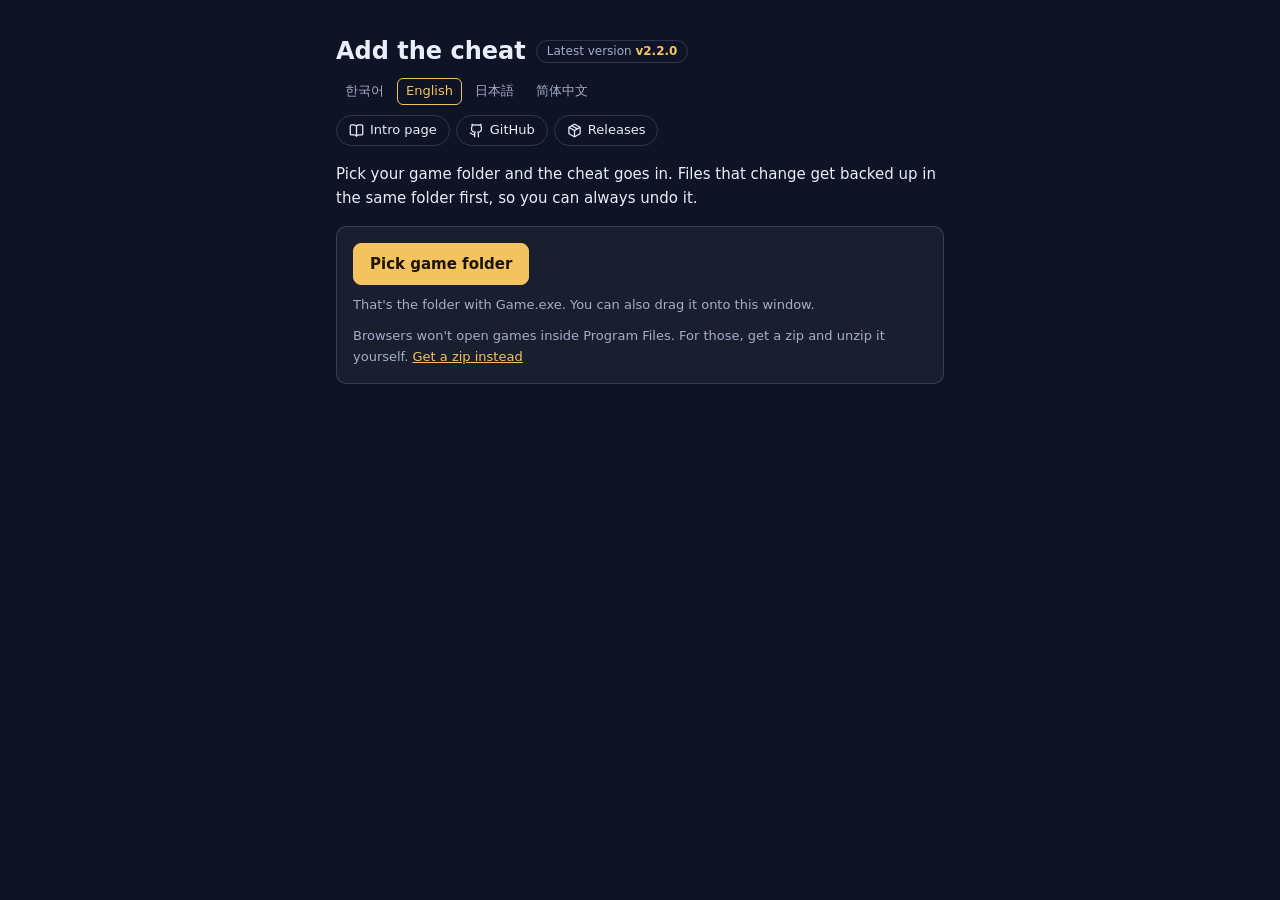
<file: index.html>
<!doctype html>
<html lang="en">
<head>
  <meta charset="utf-8">
  <meta name="viewport" content="width=device-width, initial-scale=1">
  <title>RPG Maker MV/MZ Cheat</title>
  <link rel="icon" href="data:,">
  <script type="module" crossorigin src="./assets/index-ylRIjS10.js"></script>
  <link rel="stylesheet" crossorigin href="./assets/index-DwtJr6uX.css">
</head>
<body>
  <div id="app"></div>
</body>
</html>
</file>
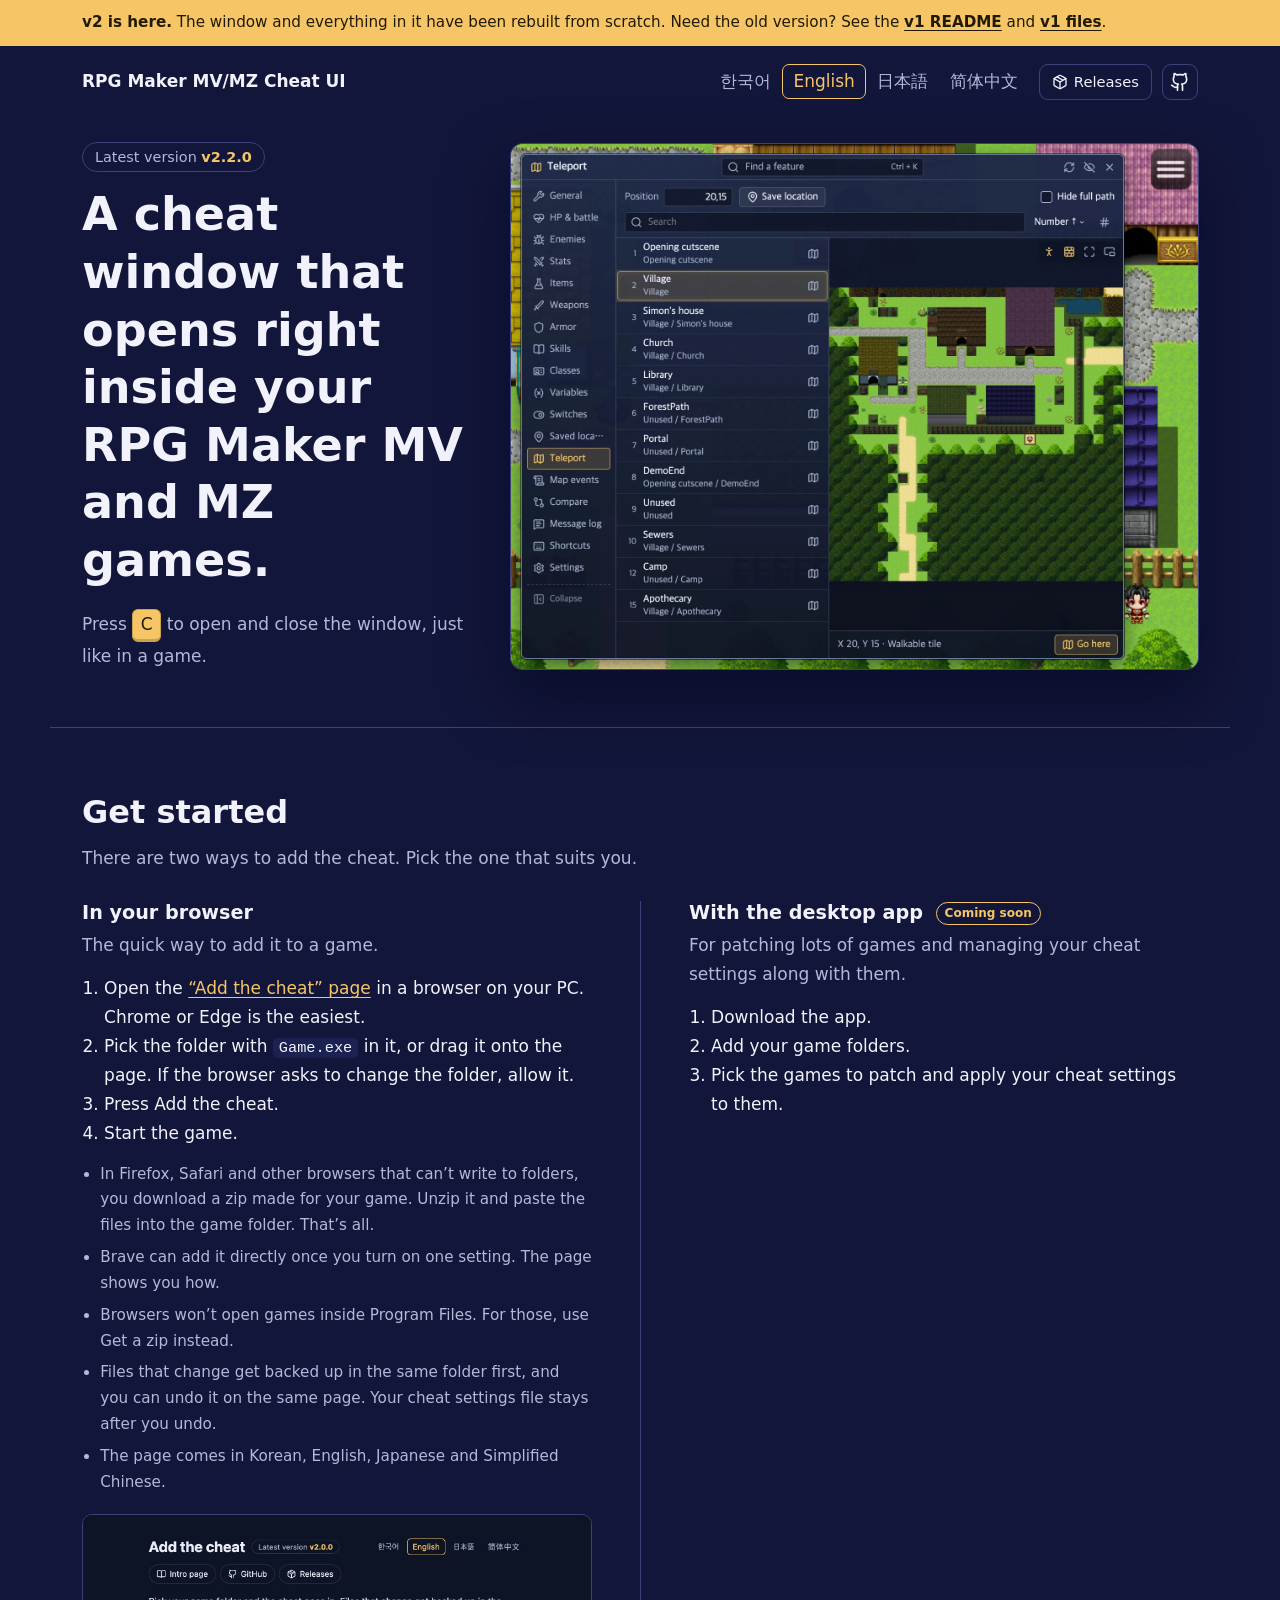
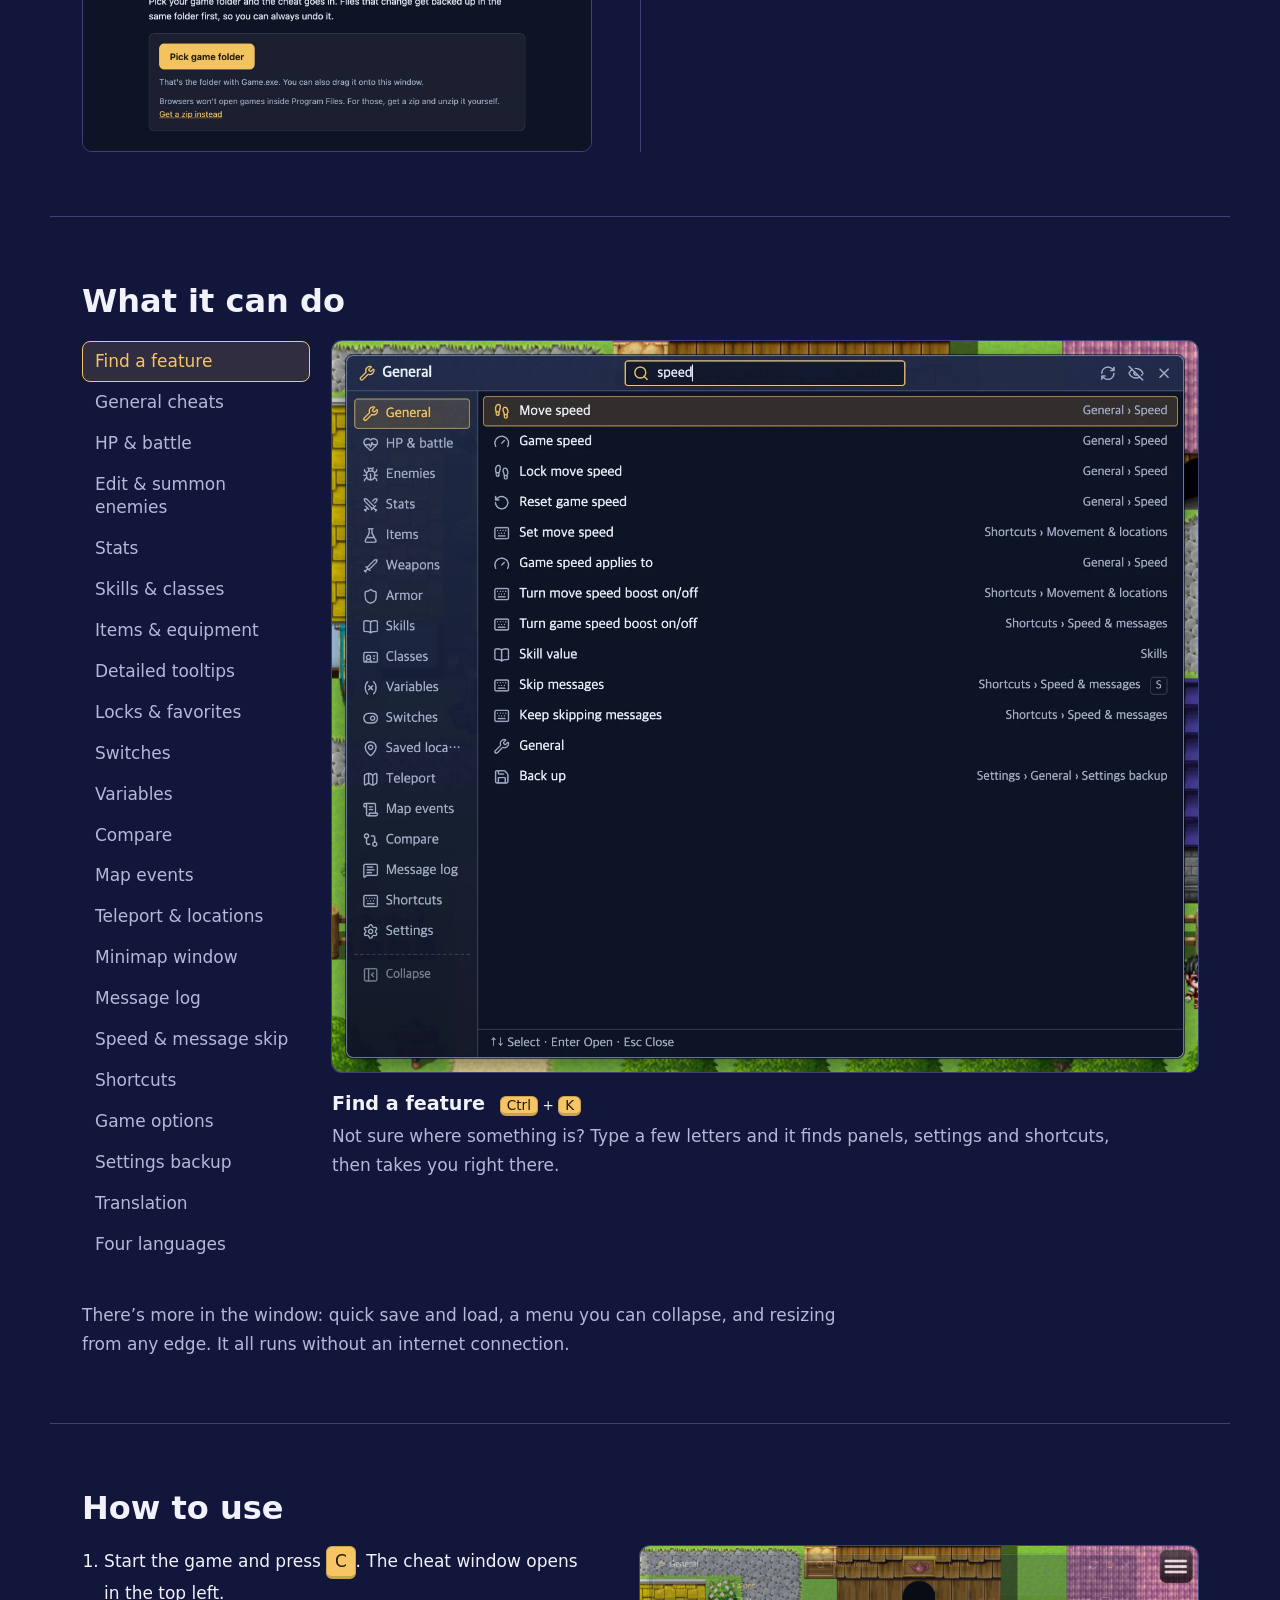
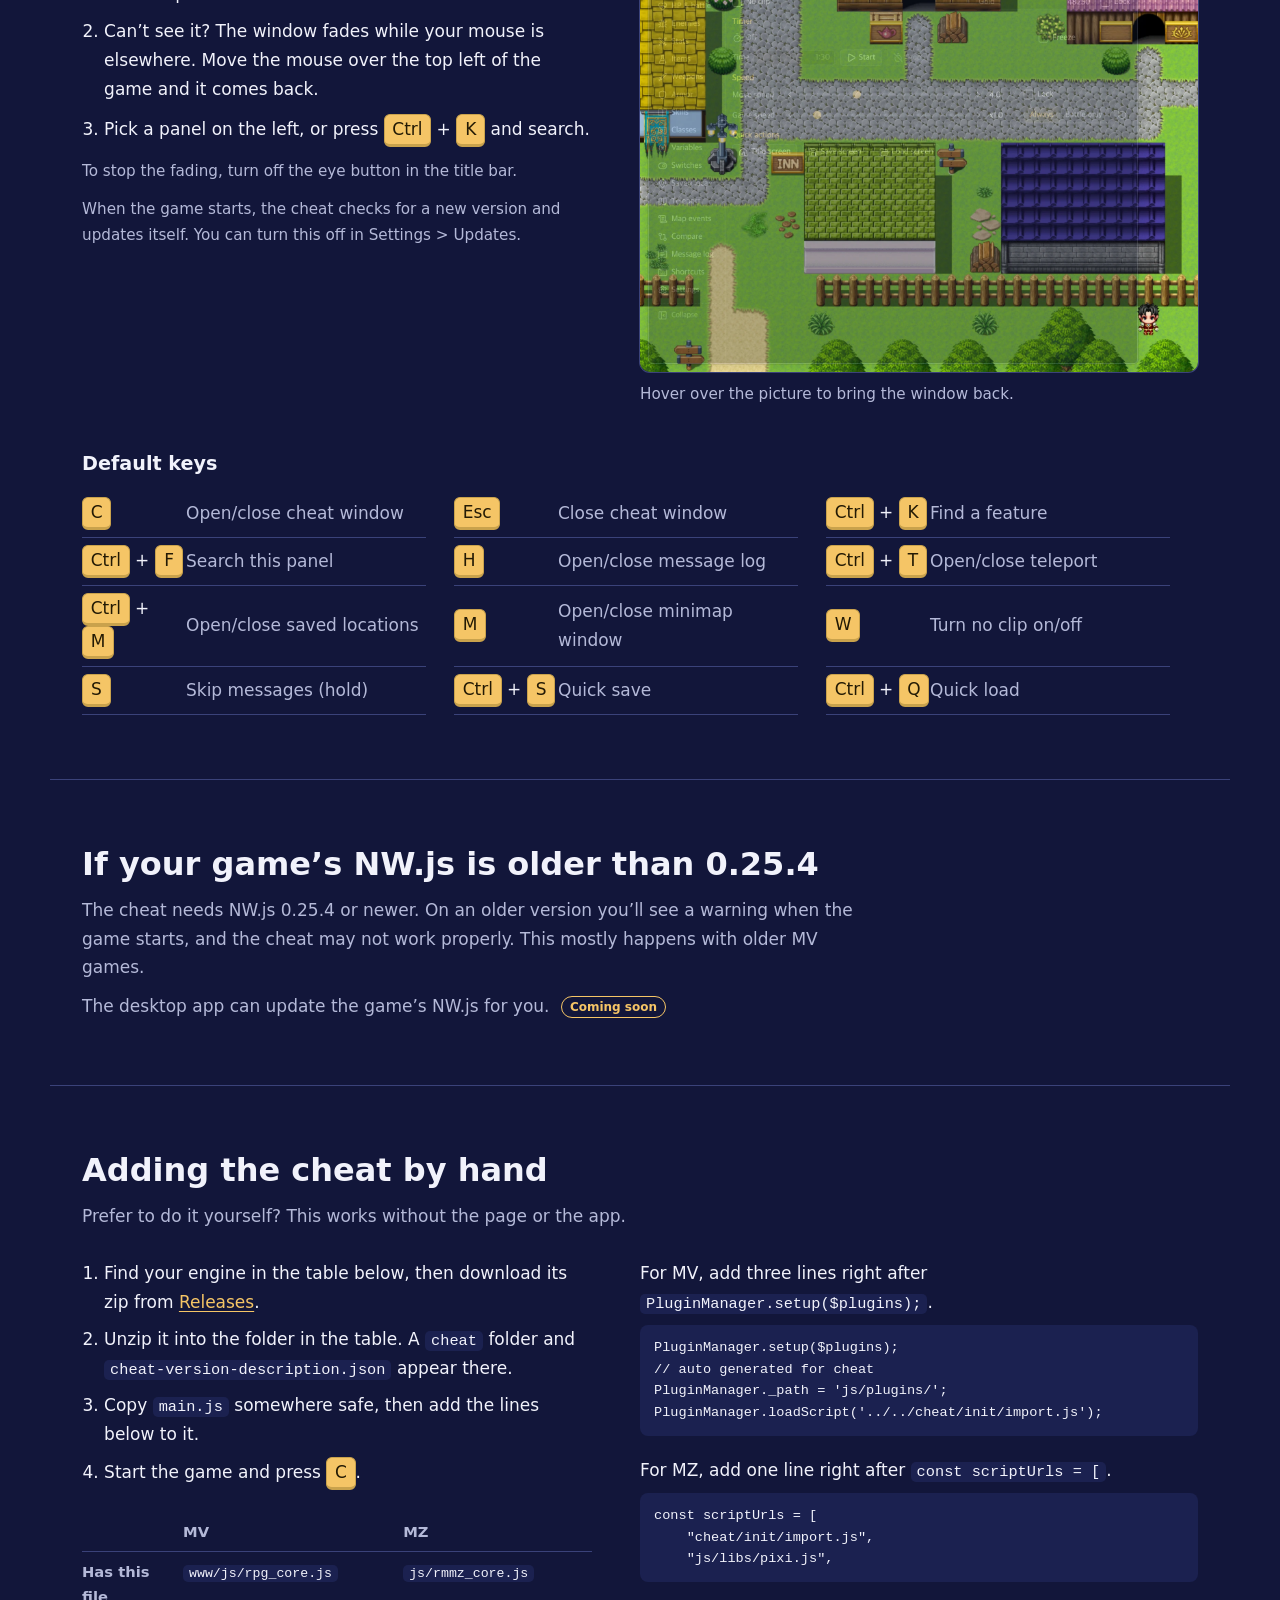
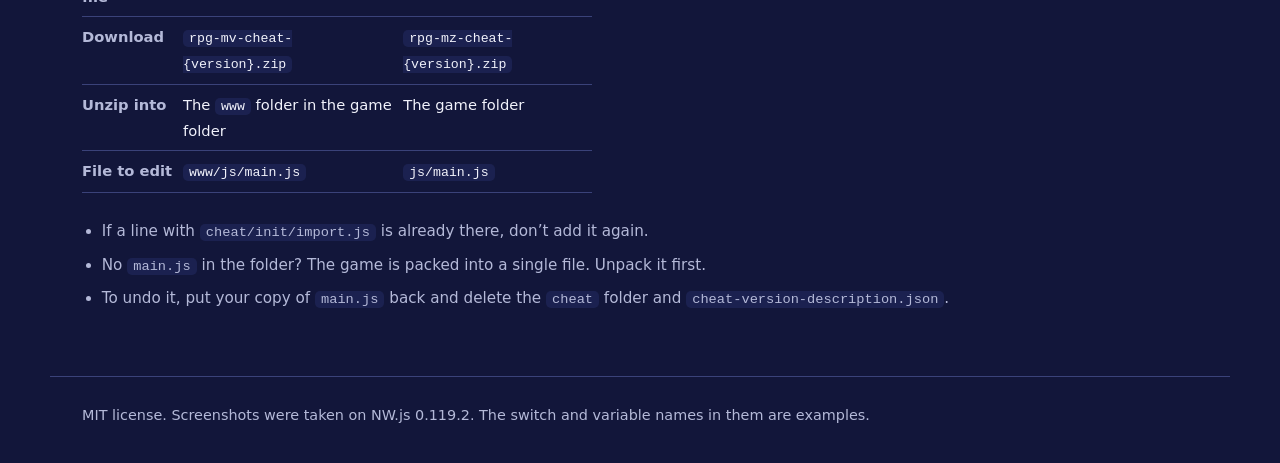
<file: intro/index.html>
<!doctype html>
<html lang="en" class="no-script">
<head>
  <meta charset="utf-8">
  <meta name="viewport" content="width=device-width, initial-scale=1">
  <title>RPG Maker MV/MZ Cheat UI</title>
  <meta name="description" content="A cheat window that opens right inside your RPG Maker MV and MZ games.">
  <link rel="stylesheet" href="intro.css">
</head>
<body>
  <p class="notice"><span class="page-width"><strong>v2 is here.</strong> The window and everything in it have been rebuilt from scratch. Need the old version? See the <a href="https://github.com/paramonos/RPG-Maker-MV-MZ-Cheat-UI-Plugin/blob/v1.0.3/README.md">v1 README</a> and <a href="https://github.com/paramonos/RPG-Maker-MV-MZ-Cheat-UI-Plugin/releases/tag/v1.0.3">v1 files</a>.</span></p>

  <header class="top page-width">
    <span class="product">RPG Maker MV/MZ Cheat UI</span>
    <div class="top-links">
      <nav class="languages" aria-label="Language">
        <a href="ko.html" lang="ko">한국어</a>
        <a href="index.html" lang="en" aria-current="page">English</a>
        <a href="ja.html" lang="ja">日本語</a>
        <a href="zh.html" lang="zh-CN">简体中文</a>
      </nav>
      <a class="releases" href="https://github.com/paramonos/RPG-Maker-MV-MZ-Cheat-UI-Plugin/releases/latest"><svg viewBox="0 0 24 24" width="16" height="16" aria-hidden="true" focusable="false"><g fill="none" stroke="currentColor" stroke-linecap="round" stroke-linejoin="round" stroke-width="2"><path d="M11 21.73a2 2 0 0 0 2 0l7-4A2 2 0 0 0 21 16V8a2 2 0 0 0-1-1.73l-7-4a2 2 0 0 0-2 0l-7 4A2 2 0 0 0 3 8v8a2 2 0 0 0 1 1.73zm1 .27V12"/><path d="M3.29 7L12 12l8.71-5M7.5 4.27l9 5.15"/></g></svg><span>Releases</span></a>
      <a class="repository" href="https://github.com/paramonos/RPG-Maker-MV-MZ-Cheat-UI-Plugin" aria-label="GitHub repository"><svg viewBox="0 0 24 24" width="20" height="20" aria-hidden="true" focusable="false"><g fill="none" stroke="currentColor" stroke-linecap="round" stroke-linejoin="round" stroke-width="2"><path d="M15 22v-4a4.8 4.8 0 0 0-1-3.5c3 0 6-2 6-5.5c.08-1.25-.27-2.48-1-3.5c.28-1.15.28-2.35 0-3.5c0 0-1 0-3 1.5c-2.64-.5-5.36-.5-8 0C6 2 5 2 5 2c-.3 1.15-.3 2.35 0 3.5A5.4 5.4 0 0 0 4 9c0 3.5 3 5.5 6 5.5c-.39.49-.68 1.05-.85 1.65S8.93 17.38 9 18v4"/><path d="M9 18c-4.51 2-5-2-7-2"/></g></svg></a>
    </div>
  </header>

  <main>
    <section class="hero page-width">
      <div class="hero-copy">
        <a class="latest-version" data-latest-version data-release-base="https://github.com/paramonos/RPG-Maker-MV-MZ-Cheat-UI-Plugin/releases/tag/" hidden>Latest version <strong></strong></a>
        <h1>A cheat window that opens right inside your RPG Maker MV and MZ games.</h1>
        <p class="hero-hint">Press <kbd>C</kbd> to open and close the window, just like in a game.</p>
      </div>
      <button type="button" class="stage is-open" data-stage aria-pressed="true" aria-label="Press C to open and close the window, just like in a game.">
        <img src="../images/en/howto-closed.webp" alt="" width="1632" height="1248">
        <img class="stage-window" src="../images/en/hero.webp" alt="The cheat window open over a game, showing the Teleport panel with a minimap" width="1632" height="1248">
      </button>
    </section>

    <section class="install page-width">
      <h2>Get started</h2>
      <p class="lead">There are two ways to add the cheat. Pick the one that suits you.</p>
      <div class="install-options">
        <div class="install-option">
          <h3>In your browser</h3>
          <p class="who">The quick way to add it to a game.</p>
          <ol>
            <li>Open the <a href="https://paramonos.github.io/RPG-Maker-MV-MZ-Cheat-UI-Plugin/">“Add the cheat” page</a> in a browser on your PC. Chrome or Edge is the easiest.</li>
            <li>Pick the folder with <code>Game.exe</code> in it, or drag it onto the page. If the browser asks to change the folder, allow it.</li>
            <li>Press Add the cheat.</li>
            <li>Start the game.</li>
          </ol>
          <ul class="note-list">
            <li>In Firefox, Safari and other browsers that can’t write to folders, you download a zip made for your game. Unzip it and paste the files into the game folder. That’s all.</li>
            <li>Brave can add it directly once you turn on one setting. The page shows you how.</li>
            <li>Browsers won’t open games inside Program Files. For those, use Get a zip instead.</li>
            <li>Files that change get backed up in the same folder first, and you can undo it on the same page. Your cheat settings file stays after you undo.</li>
            <li>The page comes in Korean, English, Japanese and Simplified Chinese.</li>
          </ul>
          <img class="patch-shot" src="../images/en/patch-site.webp" alt="The “Add the cheat” page with a Pick game folder button" loading="lazy">
        </div>
        <div class="install-option">
          <h3>With the desktop app <span class="soon">Coming soon</span></h3>
          <p class="who">For patching lots of games and managing your cheat settings along with them.</p>
          <ol>
            <li>Download the app.</li>
            <li>Add your game folders.</li>
            <li>Pick the games to patch and apply your cheat settings to them.</li>
          </ol>
          
          
        </div>
      </div>
    </section>

    <section class="features page-width">
      <h2>What it can do</h2>
      <div class="feature-browser" data-feature-browser>
        <div class="feature-tabs" role="tablist" aria-orientation="vertical" aria-label="What it can do">
          <button type="button" role="tab" id="tab-palette" aria-controls="panel-palette" aria-selected="true">Find a feature</button>
          <button type="button" role="tab" id="tab-general" aria-controls="panel-general" aria-selected="false" tabindex="-1">General cheats</button>
          <button type="button" role="tab" id="tab-battle" aria-controls="panel-battle" aria-selected="false" tabindex="-1">HP & battle</button>
          <button type="button" role="tab" id="tab-enemies" aria-controls="panel-enemies" aria-selected="false" tabindex="-1">Edit & summon enemies</button>
          <button type="button" role="tab" id="tab-stats" aria-controls="panel-stats" aria-selected="false" tabindex="-1">Stats</button>
          <button type="button" role="tab" id="tab-skills" aria-controls="panel-skills" aria-selected="false" tabindex="-1">Skills & classes</button>
          <button type="button" role="tab" id="tab-items" aria-controls="panel-items" aria-selected="false" tabindex="-1">Items & equipment</button>
          <button type="button" role="tab" id="tab-tooltips" aria-controls="panel-tooltips" aria-selected="false" tabindex="-1">Detailed tooltips</button>
          <button type="button" role="tab" id="tab-locks" aria-controls="panel-locks" aria-selected="false" tabindex="-1">Locks & favorites</button>
          <button type="button" role="tab" id="tab-switches-search" aria-controls="panel-switches-search" aria-selected="false" tabindex="-1">Switches</button>
          <button type="button" role="tab" id="tab-variables" aria-controls="panel-variables" aria-selected="false" tabindex="-1">Variables</button>
          <button type="button" role="tab" id="tab-snapshots" aria-controls="panel-snapshots" aria-selected="false" tabindex="-1">Compare</button>
          <button type="button" role="tab" id="tab-map-events" aria-controls="panel-map-events" aria-selected="false" tabindex="-1">Map events</button>
          <button type="button" role="tab" id="tab-teleport" aria-controls="panel-teleport" aria-selected="false" tabindex="-1">Teleport & locations</button>
          <button type="button" role="tab" id="tab-minimap-window" aria-controls="panel-minimap-window" aria-selected="false" tabindex="-1">Minimap window</button>
          <button type="button" role="tab" id="tab-messages" aria-controls="panel-messages" aria-selected="false" tabindex="-1">Message log</button>
          <button type="button" role="tab" id="tab-shortcuts-speed" aria-controls="panel-shortcuts-speed" aria-selected="false" tabindex="-1">Speed & message skip</button>
          <button type="button" role="tab" id="tab-shortcuts" aria-controls="panel-shortcuts" aria-selected="false" tabindex="-1">Shortcuts</button>
          <button type="button" role="tab" id="tab-game-options" aria-controls="panel-game-options" aria-selected="false" tabindex="-1">Game options</button>
          <button type="button" role="tab" id="tab-backup" aria-controls="panel-backup" aria-selected="false" tabindex="-1">Settings backup</button>
          <button type="button" role="tab" id="tab-translate-examples" aria-controls="panel-translate-examples" aria-selected="false" tabindex="-1">Translation</button>
          <button type="button" role="tab" id="tab-languages" aria-controls="panel-languages" aria-selected="false" tabindex="-1">Four languages</button>
        </div>
        <div class="feature-panels">
          <div class="feature-panel" role="tabpanel" id="panel-palette" aria-labelledby="tab-palette">
            <img class="shot" src="../images/en/palette.webp" alt="Search results for speed in Find a feature" width="1480" height="1248" loading="lazy">
            
            <h3>Find a feature <span class="keys"><kbd>Ctrl</kbd> + <kbd>K</kbd></span></h3>
            <p>Not sure where something is? Type a few letters and it finds panels, settings and shortcuts, then takes you right there.</p>
          </div>
          <div class="feature-panel" role="tabpanel" id="panel-general" aria-labelledby="tab-general">
            <img class="shot" src="../images/en/general.webp" alt="The General panel with No clip, gold, timer and speed controls" width="1480" height="1248" loading="lazy">
            
            <h3>General cheats</h3>
            <p>Walk through walls with No clip, and set your gold and move speed to whatever you like. You can also start or stop the game’s timer, or freeze it so it doesn’t run down.</p>
          </div>
          <div class="feature-panel" role="tabpanel" id="panel-battle" aria-labelledby="tab-battle">
            <img class="shot" src="../images/en/battle.webp" alt="The HP &amp; battle panel mid-battle, showing HP, MP and TP for the enemies and the party" width="1480" height="1248" loading="lazy">
            
            <h3>HP & battle</h3>
            <p>Win, lose or escape a battle right away. Edit HP, MP and TP for your party and the enemies, or heal everyone or drop them to 0 or 1 at once. You can also turn off random encounters.</p>
          </div>
          <div class="feature-panel" role="tabpanel" id="panel-enemies" aria-labelledby="tab-enemies">
            <img class="shot" src="../images/en/enemies.webp" alt="The Enemies panel with the stats and actions of Wolf expanded" width="1480" height="1248" loading="lazy">
            
            <h3>Edit and summon enemies</h3>
            <p>Change an enemy’s stats and actions. Fight any troop or the enemies you pick, or call in more enemies mid-battle. Saving the game keeps your changes.</p>
          </div>
          <div class="feature-panel" role="tabpanel" id="panel-stats" aria-labelledby="tab-stats">
            <img class="shot" src="../images/en/stats.webp" alt="The Stats panel with class, level, stats, status effects and skills" width="1480" height="1248" loading="lazy">
            
            <h3>Stats</h3>
            <p>Change level, EXP and stats for each character. Switch classes, add or remove status effects, and teach or forget skills. You can also turn on God mode and add or remove party members.</p>
          </div>
          <div class="feature-panel" role="tabpanel" id="panel-skills" aria-labelledby="tab-skills">
            <img class="shot" src="../images/en/skills.webp" alt="The Skills panel with the values of Fire I expanded" width="1480" height="1248" loading="lazy">
            <div class="shots"><button type="button" data-shot="../images/en/skills.webp" aria-pressed="true"><img src="../images/en/skills.webp" alt="" loading="lazy"></button><button type="button" data-shot="../images/en/classes.webp" aria-pressed="false"><img src="../images/en/classes.webp" alt="" loading="lazy"></button></div>
            <h3>Skills and classes</h3>
            <p>Edit skill values like cost, success rate and damage formula. For classes, change the stat curves, EXP curve, level-up skills and traits. Saving the game keeps your changes.</p>
          </div>
          <div class="feature-panel" role="tabpanel" id="panel-items" aria-labelledby="tab-items">
            <img class="shot" src="../images/en/items.webp" alt="The Items panel filtered by a search word, with an amount field on each row" width="1480" height="1248" loading="lazy">
            <div class="shots"><button type="button" data-shot="../images/en/items.webp" aria-pressed="true"><img src="../images/en/items.webp" alt="" loading="lazy"></button><button type="button" data-shot="../images/en/weapons.webp" aria-pressed="false"><img src="../images/en/weapons.webp" alt="" loading="lazy"></button></div>
            <h3>Items and equipment</h3>
            <p>Search items, weapons and armor by name or description, then type in how many you want.</p>
          </div>
          <div class="feature-panel" role="tabpanel" id="panel-tooltips" aria-labelledby="tab-tooltips">
            <img class="shot" src="../images/en/tooltips.webp" alt="A card over a weapon row showing its attack, traits and price" width="1480" height="1248" loading="lazy">
            
            <h3>Detailed tooltips</h3>
            <p>Hover over items, equipment, skills, classes, status effects or enemies to see their stats, traits, effects and price on a card.</p>
          </div>
          <div class="feature-panel" role="tabpanel" id="panel-locks" aria-labelledby="tab-locks">
            <img class="shot" src="../images/en/locks.webp" alt="The Items panel with starred items at the top and a lock on the locked items" width="1480" height="1248" loading="lazy">
            
            <h3>Locks and favorites</h3>
            <p>Lock item and equipment amounts, gold, variables, switches, status effects or the timer, and they stay put even when the game changes them. Star the rows you use most to keep them at the top. Both are kept per game and left out of settings backups.</p>
          </div>
          <div class="feature-panel" role="tabpanel" id="panel-switches-search" aria-labelledby="tab-switches-search">
            <img class="shot" src="../images/en/switches-search.webp" alt="The Switches panel filtered by a search word" width="1480" height="1248" loading="lazy">
            <div class="shots"><button type="button" data-shot="../images/en/switches-search.webp" aria-pressed="true"><img src="../images/en/switches-search.webp" alt="" loading="lazy"></button><button type="button" data-shot="../images/en/switches.webp" aria-pressed="false"><img src="../images/en/switches.webp" alt="" loading="lazy"></button></div>
            <h3>Switches</h3>
            <p>Find switches by name and flip them one by one, or everything in the list at once.</p>
          </div>
          <div class="feature-panel" role="tabpanel" id="panel-variables" aria-labelledby="tab-variables">
            <img class="shot" src="../images/en/variables.webp" alt="The Variables panel with an object expanded into fields of different types" width="1480" height="1248" loading="lazy">
            <div class="shots"><button type="button" data-shot="../images/en/variables.webp" aria-pressed="true"><img src="../images/en/variables.webp" alt="" loading="lazy"></button><button type="button" data-shot="../images/en/variables-json.webp" aria-pressed="false"><img src="../images/en/variables-json.webp" alt="" loading="lazy"></button></div>
            <h3>Variables</h3>
            <p>Find variables by name and edit them without changing their type. Integers, decimals, text, yes/no, lists, objects and dates all work. Open objects as a tree, or edit them as JSON.</p>
          </div>
          <div class="feature-panel" role="tabpanel" id="panel-snapshots" aria-labelledby="tab-snapshots">
            <img class="shot" src="../images/en/snapshots.webp" alt="The Compare home comparing a snapshot with the current game, with a change count for each group" width="1480" height="1248" loading="lazy">
            <div class="shots"><button type="button" data-shot="../images/en/snapshots.webp" aria-pressed="true"><img src="../images/en/snapshots.webp" alt="" loading="lazy"></button><button type="button" data-shot="../images/en/snapshots-variables.webp" aria-pressed="false"><img src="../images/en/snapshots-variables.webp" alt="" loading="lazy"></button></div>
            <h3>Compare</h3>
            <p>Take a snapshot, play for a bit, then see what changed. Changes to variables, switches, characters and items show at a glance, so finding the variable a quest uses is easy. Snapshots are saved as files.</p>
          </div>
          <div class="feature-panel" role="tabpanel" id="panel-map-events" aria-labelledby="tab-map-events">
            <img class="shot" src="../images/en/map-events.webp" alt="The window that opens when you pick an event, with a minimap and the event’s contents" width="1480" height="1248" loading="lazy">
            
            <h3>Map events</h3>
            <p>List the events on any map and read what they do, just like in the editor. Flip self switches, run an event right away, go stand next to it, or erase and move it.</p>
          </div>
          <div class="feature-panel" role="tabpanel" id="panel-teleport" aria-labelledby="tab-teleport">
            <img class="shot" src="../images/en/teleport.webp" alt="The Teleport panel with a map list and a minimap" width="1480" height="1248" loading="lazy">
            <div class="shots"><button type="button" data-shot="../images/en/teleport.webp" aria-pressed="true"><img src="../images/en/teleport.webp" alt="" loading="lazy"></button><button type="button" data-shot="../images/en/locations.webp" aria-pressed="false"><img src="../images/en/locations.webp" alt="" loading="lazy"></button></div>
            <h3>Teleport and saved locations <span class="keys"><kbd>Ctrl</kbd> + <kbd>T</kbd></span></h3>
            <p>Pick a map, click a tile on the minimap and go. Save the spots you like and come back any time.</p>
          </div>
          <div class="feature-panel" role="tabpanel" id="panel-minimap-window" aria-labelledby="tab-minimap-window">
            <img class="shot" src="../images/en/minimap-window.webp" alt="The minimap window at the top right of the game screen" width="1480" height="1248" loading="lazy">
            
            <h3>Minimap window <span class="keys"><kbd>M</kbd></span></h3>
            <p>Press <kbd>M</kbd> for a minimap of the current map, no cheat window needed. Double-click a tile to go there with no screen transition. Turn on Show events and click an event to open it in Map events, and save a picked tile with the button in the title bar.</p>
          </div>
          <div class="feature-panel" role="tabpanel" id="panel-messages" aria-labelledby="tab-messages">
            <img class="shot" src="../images/en/messages.webp" alt="The Message log panel listing past dialogue with speaker names" width="1480" height="1248" loading="lazy">
            
            <h3>Message log <span class="keys"><kbd>H</kbd></span></h3>
            <p>Missed a line? Read and search past dialogue.</p>
          </div>
          <div class="feature-panel" role="tabpanel" id="panel-shortcuts-speed" aria-labelledby="tab-shortcuts-speed">
            <img class="shot" src="../images/en/shortcuts-speed.webp" alt="Shortcuts for game speed and skipping messages" width="1480" height="1248" loading="lazy">
            
            <h3>Game speed and message skip <span class="keys"><kbd>S</kbd></span></h3>
            <p>Run the whole game anywhere from x0.1 to x10, all the time or only in battle. Hold <kbd>S</kbd> and messages fly by.</p>
          </div>
          <div class="feature-panel" role="tabpanel" id="panel-shortcuts" aria-labelledby="tab-shortcuts">
            <img class="shot" src="../images/en/shortcuts.webp" alt="The Shortcuts panel listing actions and their keys" width="1480" height="1248" loading="lazy">
            
            <h3>Shortcuts</h3>
            <p>Save, load, no clip, win a battle and much more with one key, without opening the window. Change any key to suit you.</p>
          </div>
          <div class="feature-panel" role="tabpanel" id="panel-game-options" aria-labelledby="tab-game-options">
            <img class="shot" src="../images/en/game-options.webp" alt="The Game options tab with Always dash, Remember commands and BGM volume in the backup" width="1480" height="1248" loading="lazy">
            
            <h3>Game options</h3>
            <p>Change Always dash, Remember commands and volume from the cheat window. Only what you change here goes into the settings backup, so restoring it in a new game means no setting up the options again.</p>
          </div>
          <div class="feature-panel" role="tabpanel" id="panel-backup" aria-labelledby="tab-backup">
            <img class="shot" src="../images/en/backup.webp" alt="Settings with a backup folder and Back up and Restore buttons" width="1480" height="1248" loading="lazy">
            
            <h3>Settings backup</h3>
            <p>Back up cheat settings like shortcuts, translators, speed and game options to a folder, then restore them in another game. You’re asked whether to include sensitive values like API keys.</p>
          </div>
          <div class="feature-panel" role="tabpanel" id="panel-translate-examples" aria-labelledby="tab-translate-examples">
            <img class="shot" src="../images/en/translate-examples.webp" alt="The translator example list in Settings" width="1480" height="1248" loading="lazy">
            
            <h3>Translation</h3>
            <p>Connect the translator you use. Examples are built in for ezTrans, LM Studio, Ollama, LibreTranslate, DeepL, Google Translate and Papago, and other APIs work once you fill in the address and format. Translate the game screen or just the cheat panels. Results are saved and reused.</p>
          </div>
          <div class="feature-panel" role="tabpanel" id="panel-languages" aria-labelledby="tab-languages">
            <img class="shot" src="../images/en/languages.webp" alt="The Shortcuts panel shown in Korean, English, Japanese and Chinese" width="1480" height="1248" loading="lazy">
            
            <h3>Four languages</h3>
            <p>The cheat window comes in Korean, English, Japanese and Simplified Chinese. Change it in Settings and it switches right away.</p>
          </div>
        </div>
      </div>
      <p class="more">There’s more in the window: quick save and load, a menu you can collapse, and resizing from any edge. It all runs without an internet connection.</p>
    </section>

    <section class="usage page-width">
      <h2>How to use</h2>
      <div class="usage-layout">
        <div>
          <ol>
            <li>Start the game and press <kbd>C</kbd>. The cheat window opens in the top left.</li>
            <li>Can’t see it? The window fades while your mouse is elsewhere. Move the mouse over the top left of the game and it comes back.</li>
            <li>Pick a panel on the left, or press <kbd>Ctrl</kbd> + <kbd>K</kbd> and search.</li>
          </ol>
          <p class="note">To stop the fading, turn off the eye button in the title bar.</p>
          <p class="note">When the game starts, the cheat checks for a new version and updates itself. You can turn this off in Settings &gt; Updates.</p>
        </div>
        <figure class="fade-demo" tabindex="0">
          <div class="fade-frames">
            <img src="../images/en/howto-faded.webp" alt="The cheat window almost invisible over the game" width="1632" height="1248" loading="lazy">
            <img class="fade-hover" src="../images/en/howto-hover.webp" alt="The cheat window fully visible with the mouse over it" width="1632" height="1248" loading="lazy">
          </div>
          <figcaption>Hover over the picture to bring the window back.</figcaption>
        </figure>
      </div>
      <h3>Default keys</h3>
      <dl class="key-list">
        <div><dt><kbd>C</kbd></dt><dd>Open/close cheat window</dd></div>
        <div><dt><kbd>Esc</kbd></dt><dd>Close cheat window</dd></div>
        <div><dt><kbd>Ctrl</kbd> + <kbd>K</kbd></dt><dd>Find a feature</dd></div>
        <div><dt><kbd>Ctrl</kbd> + <kbd>F</kbd></dt><dd>Search this panel</dd></div>
        <div><dt><kbd>H</kbd></dt><dd>Open/close message log</dd></div>
        <div><dt><kbd>Ctrl</kbd> + <kbd>T</kbd></dt><dd>Open/close teleport</dd></div>
        <div><dt><kbd>Ctrl</kbd> + <kbd>M</kbd></dt><dd>Open/close saved locations</dd></div>
        <div><dt><kbd>M</kbd></dt><dd>Open/close minimap window</dd></div>
        <div><dt><kbd>W</kbd></dt><dd>Turn no clip on/off</dd></div>
        <div><dt><kbd>S</kbd></dt><dd>Skip messages (hold)</dd></div>
        <div><dt><kbd>Ctrl</kbd> + <kbd>S</kbd></dt><dd>Quick save</dd></div>
        <div><dt><kbd>Ctrl</kbd> + <kbd>Q</kbd></dt><dd>Quick load</dd></div>
      </dl>
    </section>

    <section class="nwjs page-width">
      <h2>If your game’s NW.js is older than 0.25.4</h2>
      <p>The cheat needs NW.js 0.25.4 or newer. On an older version you’ll see a warning when the game starts, and the cheat may not work properly. This mostly happens with older MV games.</p>
      <p>The desktop app can update the game’s NW.js for you. <span class="soon">Coming soon</span></p>
    </section>

    <section class="manual page-width">
      <h2>Adding the cheat by hand</h2>
      <p class="lead">Prefer to do it yourself? This works without the page or the app.</p>
      <div class="manual-layout">
        <div>
          <ol>
            <li>Find your engine in the table below, then download its zip from <a href="https://github.com/paramonos/RPG-Maker-MV-MZ-Cheat-UI-Plugin/releases/latest">Releases</a>.</li>
            <li>Unzip it into the folder in the table. A <code>cheat</code> folder and <code>cheat-version-description.json</code> appear there.</li>
            <li>Copy <code>main.js</code> somewhere safe, then add the lines below to it.</li>
            <li>Start the game and press <kbd>C</kbd>.</li>
          </ol>
          <div class="manual-table">
            <table>
<tr><th></th><th>MV</th><th>MZ</th></tr>
<tr><th scope="row">Has this file</th><td><code>www/js/rpg_core.js</code></td><td><code>js/rmmz_core.js</code></td></tr>
<tr><th scope="row">Download</th><td><code>rpg-mv-cheat-{version}.zip</code></td><td><code>rpg-mz-cheat-{version}.zip</code></td></tr>
<tr><th scope="row">Unzip into</th><td>The <code>www</code> folder in the game folder</td><td>The game folder</td></tr>
<tr><th scope="row">File to edit</th><td><code>www/js/main.js</code></td><td><code>js/main.js</code></td></tr>
</table>
          </div>
        </div>
        <div>
          <p>For MV, add three lines right after <code>PluginManager.setup($plugins);</code>.</p>
          <pre><code>PluginManager.setup($plugins);
// auto generated for cheat
PluginManager._path = 'js/plugins/';
PluginManager.loadScript('../../cheat/init/import.js');</code></pre>
          <p>For MZ, add one line right after <code>const scriptUrls = [</code>.</p>
          <pre><code>const scriptUrls = [
    "cheat/init/import.js",
    "js/libs/pixi.js",</code></pre>
        </div>
      </div>
      <ul>
        <li>If a line with <code>cheat/init/import.js</code> is already there, don’t add it again.</li>
        <li>No <code>main.js</code> in the folder? The game is packed into a single file. Unpack it first.</li>
        <li>To undo it, put your copy of <code>main.js</code> back and delete the <code>cheat</code> folder and <code>cheat-version-description.json</code>.</li>
      </ul>
    </section>
  </main>

  <footer class="page-width">
    <p>MIT license. Screenshots were taken on NW.js 0.119.2. The switch and variable names in them are examples.</p>
  </footer>
  <script src="intro.js"></script>
</body>
</html>
</file>
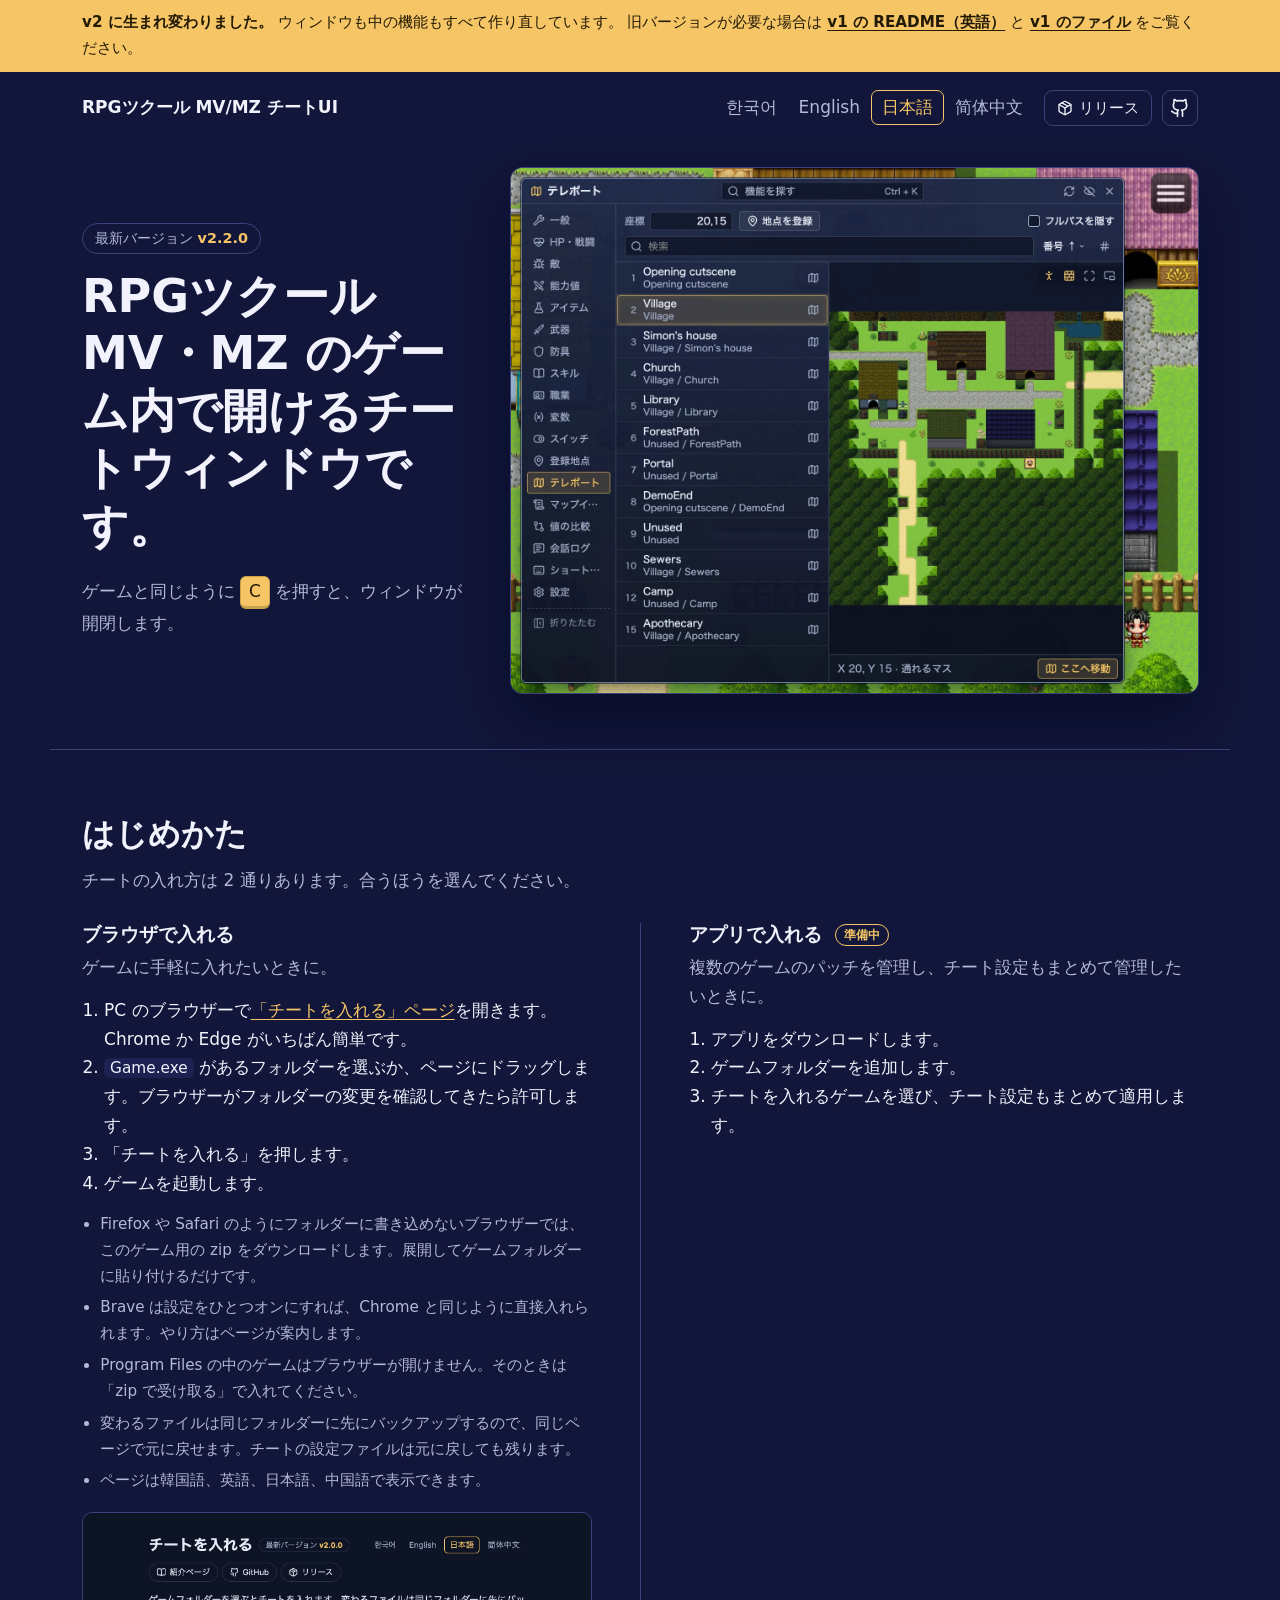
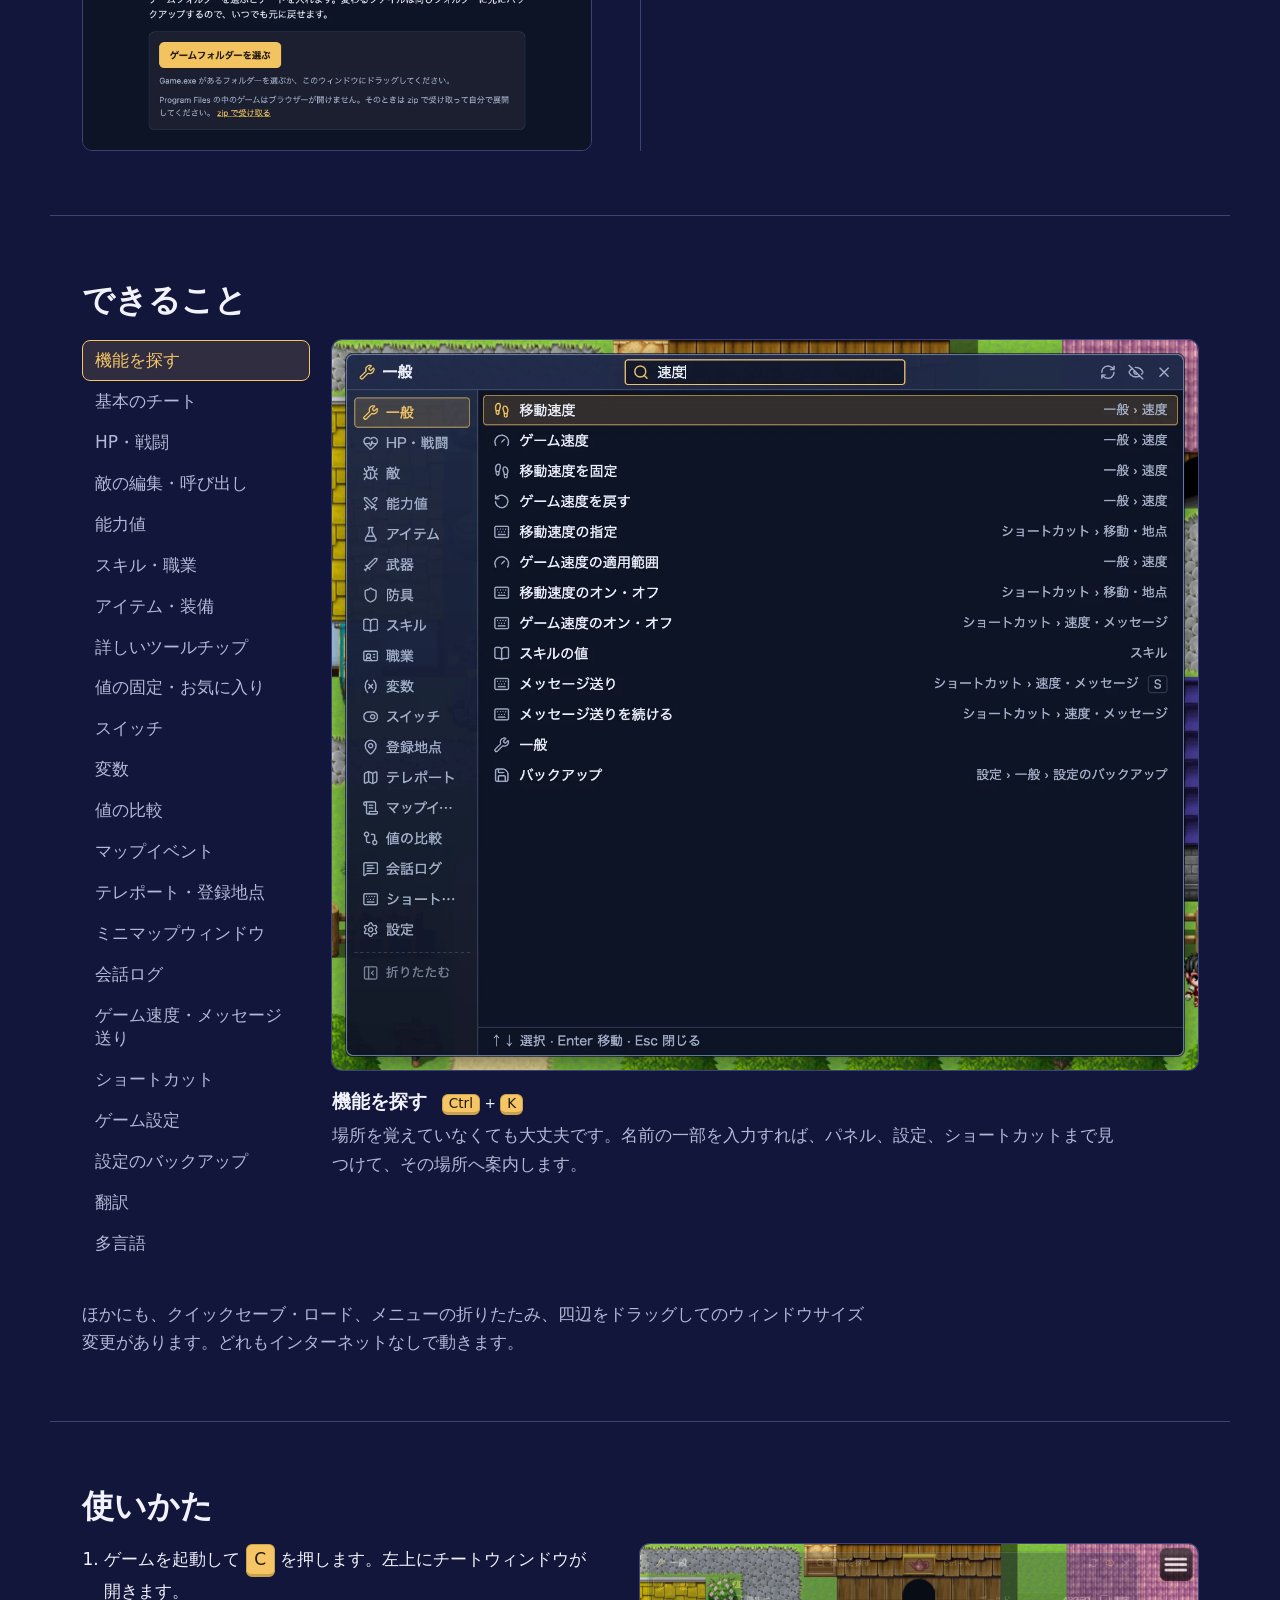
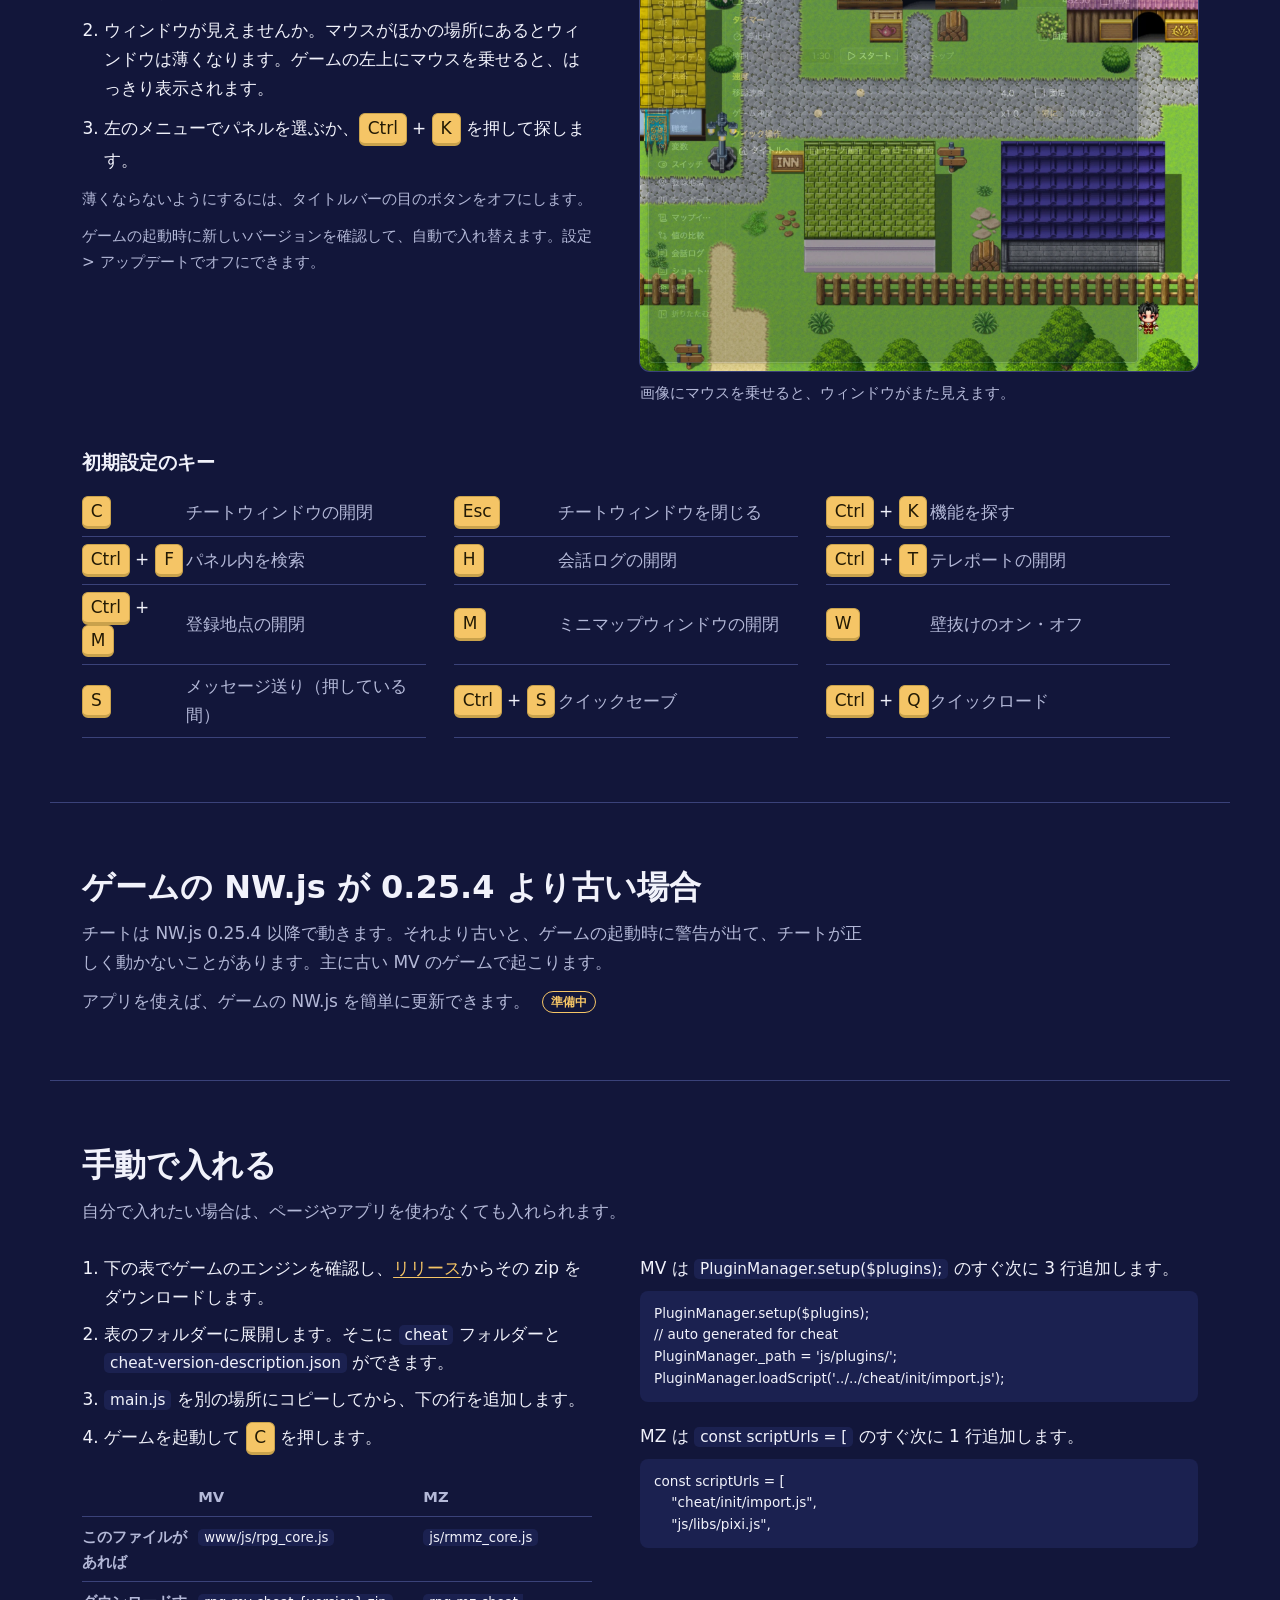
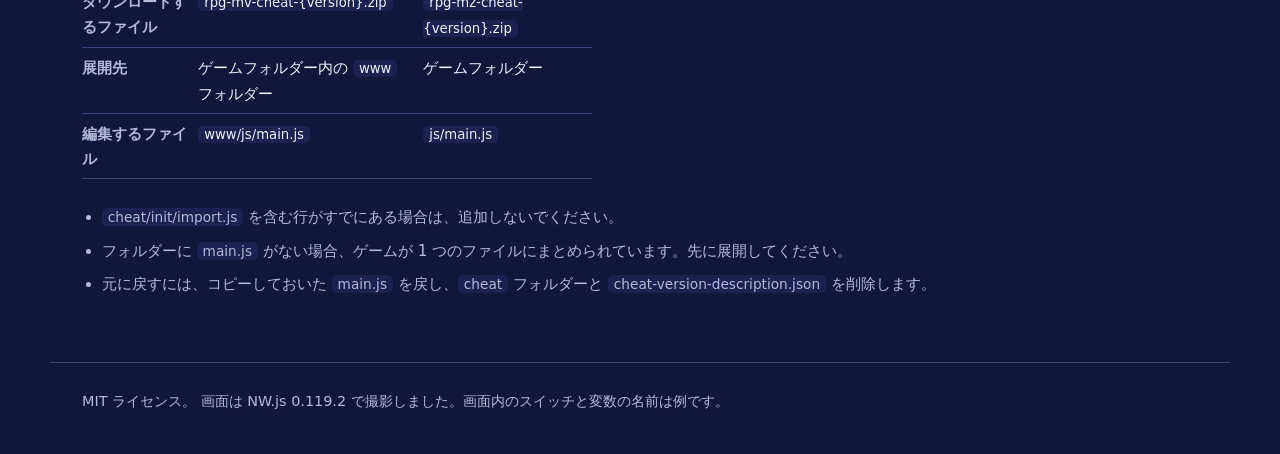
<file: intro/ja.html>
<!doctype html>
<html lang="ja" class="no-script">
<head>
  <meta charset="utf-8">
  <meta name="viewport" content="width=device-width, initial-scale=1">
  <title>RPGツクール MV/MZ チートUI</title>
  <meta name="description" content="RPGツクール MV・MZ のゲーム内で開けるチートウィンドウです。">
  <link rel="stylesheet" href="intro.css">
</head>
<body>
  <p class="notice"><span class="page-width"><strong>v2 に生まれ変わりました。</strong> ウィンドウも中の機能もすべて作り直しています。 旧バージョンが必要な場合は <a href="https://github.com/paramonos/RPG-Maker-MV-MZ-Cheat-UI-Plugin/blob/v1.0.3/README.md">v1 の README（英語）</a> と <a href="https://github.com/paramonos/RPG-Maker-MV-MZ-Cheat-UI-Plugin/releases/tag/v1.0.3">v1 のファイル</a> をご覧ください。</span></p>

  <header class="top page-width">
    <span class="product">RPGツクール MV/MZ チートUI</span>
    <div class="top-links">
      <nav class="languages" aria-label="Language">
        <a href="ko.html" lang="ko">한국어</a>
        <a href="index.html" lang="en">English</a>
        <a href="ja.html" lang="ja" aria-current="page">日本語</a>
        <a href="zh.html" lang="zh-CN">简体中文</a>
      </nav>
      <a class="releases" href="https://github.com/paramonos/RPG-Maker-MV-MZ-Cheat-UI-Plugin/releases/latest"><svg viewBox="0 0 24 24" width="16" height="16" aria-hidden="true" focusable="false"><g fill="none" stroke="currentColor" stroke-linecap="round" stroke-linejoin="round" stroke-width="2"><path d="M11 21.73a2 2 0 0 0 2 0l7-4A2 2 0 0 0 21 16V8a2 2 0 0 0-1-1.73l-7-4a2 2 0 0 0-2 0l-7 4A2 2 0 0 0 3 8v8a2 2 0 0 0 1 1.73zm1 .27V12"/><path d="M3.29 7L12 12l8.71-5M7.5 4.27l9 5.15"/></g></svg><span>リリース</span></a>
      <a class="repository" href="https://github.com/paramonos/RPG-Maker-MV-MZ-Cheat-UI-Plugin" aria-label="GitHub リポジトリ"><svg viewBox="0 0 24 24" width="20" height="20" aria-hidden="true" focusable="false"><g fill="none" stroke="currentColor" stroke-linecap="round" stroke-linejoin="round" stroke-width="2"><path d="M15 22v-4a4.8 4.8 0 0 0-1-3.5c3 0 6-2 6-5.5c.08-1.25-.27-2.48-1-3.5c.28-1.15.28-2.35 0-3.5c0 0-1 0-3 1.5c-2.64-.5-5.36-.5-8 0C6 2 5 2 5 2c-.3 1.15-.3 2.35 0 3.5A5.4 5.4 0 0 0 4 9c0 3.5 3 5.5 6 5.5c-.39.49-.68 1.05-.85 1.65S8.93 17.38 9 18v4"/><path d="M9 18c-4.51 2-5-2-7-2"/></g></svg></a>
    </div>
  </header>

  <main>
    <section class="hero page-width">
      <div class="hero-copy">
        <a class="latest-version" data-latest-version data-release-base="https://github.com/paramonos/RPG-Maker-MV-MZ-Cheat-UI-Plugin/releases/tag/" hidden>最新バージョン <strong></strong></a>
        <h1>RPGツクール MV・MZ のゲーム内で開けるチートウィンドウです。</h1>
        <p class="hero-hint">ゲームと同じように <kbd>C</kbd> を押すと、ウィンドウが開閉します。</p>
      </div>
      <button type="button" class="stage is-open" data-stage aria-pressed="true" aria-label="ゲームと同じように C を押すと、ウィンドウが開閉します。">
        <img src="../images/ja/howto-closed.webp" alt="" width="1632" height="1248">
        <img class="stage-window" src="../images/ja/hero.webp" alt="ゲームの上に開いたチートウィンドウ。テレポートパネルにミニマップが見える" width="1632" height="1248">
      </button>
    </section>

    <section class="install page-width">
      <h2>はじめかた</h2>
      <p class="lead">チートの入れ方は 2 通りあります。合うほうを選んでください。</p>
      <div class="install-options">
        <div class="install-option">
          <h3>ブラウザで入れる</h3>
          <p class="who">ゲームに手軽に入れたいときに。</p>
          <ol>
            <li>PC のブラウザーで<a href="https://paramonos.github.io/RPG-Maker-MV-MZ-Cheat-UI-Plugin/">「チートを入れる」ページ</a>を開きます。Chrome か Edge がいちばん簡単です。</li>
            <li><code>Game.exe</code> があるフォルダーを選ぶか、ページにドラッグします。ブラウザーがフォルダーの変更を確認してきたら許可します。</li>
            <li>「チートを入れる」を押します。</li>
            <li>ゲームを起動します。</li>
          </ol>
          <ul class="note-list">
            <li>Firefox や Safari のようにフォルダーに書き込めないブラウザーでは、このゲーム用の zip をダウンロードします。展開してゲームフォルダーに貼り付けるだけです。</li>
            <li>Brave は設定をひとつオンにすれば、Chrome と同じように直接入れられます。やり方はページが案内します。</li>
            <li>Program Files の中のゲームはブラウザーが開けません。そのときは「zip で受け取る」で入れてください。</li>
            <li>変わるファイルは同じフォルダーに先にバックアップするので、同じページで元に戻せます。チートの設定ファイルは元に戻しても残ります。</li>
            <li>ページは韓国語、英語、日本語、中国語で表示できます。</li>
          </ul>
          <img class="patch-shot" src="../images/ja/patch-site.webp" alt="ゲームフォルダーを選ぶボタンがある「チートを入れる」ページ" loading="lazy">
        </div>
        <div class="install-option">
          <h3>アプリで入れる <span class="soon">準備中</span></h3>
          <p class="who">複数のゲームのパッチを管理し、チート設定もまとめて管理したいときに。</p>
          <ol>
            <li>アプリをダウンロードします。</li>
            <li>ゲームフォルダーを追加します。</li>
            <li>チートを入れるゲームを選び、チート設定もまとめて適用します。</li>
          </ol>
          
          
        </div>
      </div>
    </section>

    <section class="features page-width">
      <h2>できること</h2>
      <div class="feature-browser" data-feature-browser>
        <div class="feature-tabs" role="tablist" aria-orientation="vertical" aria-label="できること">
          <button type="button" role="tab" id="tab-palette" aria-controls="panel-palette" aria-selected="true">機能を探す</button>
          <button type="button" role="tab" id="tab-general" aria-controls="panel-general" aria-selected="false" tabindex="-1">基本のチート</button>
          <button type="button" role="tab" id="tab-battle" aria-controls="panel-battle" aria-selected="false" tabindex="-1">HP・戦闘</button>
          <button type="button" role="tab" id="tab-enemies" aria-controls="panel-enemies" aria-selected="false" tabindex="-1">敵の編集・呼び出し</button>
          <button type="button" role="tab" id="tab-stats" aria-controls="panel-stats" aria-selected="false" tabindex="-1">能力値</button>
          <button type="button" role="tab" id="tab-skills" aria-controls="panel-skills" aria-selected="false" tabindex="-1">スキル・職業</button>
          <button type="button" role="tab" id="tab-items" aria-controls="panel-items" aria-selected="false" tabindex="-1">アイテム・装備</button>
          <button type="button" role="tab" id="tab-tooltips" aria-controls="panel-tooltips" aria-selected="false" tabindex="-1">詳しいツールチップ</button>
          <button type="button" role="tab" id="tab-locks" aria-controls="panel-locks" aria-selected="false" tabindex="-1">値の固定・お気に入り</button>
          <button type="button" role="tab" id="tab-switches-search" aria-controls="panel-switches-search" aria-selected="false" tabindex="-1">スイッチ</button>
          <button type="button" role="tab" id="tab-variables" aria-controls="panel-variables" aria-selected="false" tabindex="-1">変数</button>
          <button type="button" role="tab" id="tab-snapshots" aria-controls="panel-snapshots" aria-selected="false" tabindex="-1">値の比較</button>
          <button type="button" role="tab" id="tab-map-events" aria-controls="panel-map-events" aria-selected="false" tabindex="-1">マップイベント</button>
          <button type="button" role="tab" id="tab-teleport" aria-controls="panel-teleport" aria-selected="false" tabindex="-1">テレポート・登録地点</button>
          <button type="button" role="tab" id="tab-minimap-window" aria-controls="panel-minimap-window" aria-selected="false" tabindex="-1">ミニマップウィンドウ</button>
          <button type="button" role="tab" id="tab-messages" aria-controls="panel-messages" aria-selected="false" tabindex="-1">会話ログ</button>
          <button type="button" role="tab" id="tab-shortcuts-speed" aria-controls="panel-shortcuts-speed" aria-selected="false" tabindex="-1">ゲーム速度・メッセージ送り</button>
          <button type="button" role="tab" id="tab-shortcuts" aria-controls="panel-shortcuts" aria-selected="false" tabindex="-1">ショートカット</button>
          <button type="button" role="tab" id="tab-game-options" aria-controls="panel-game-options" aria-selected="false" tabindex="-1">ゲーム設定</button>
          <button type="button" role="tab" id="tab-backup" aria-controls="panel-backup" aria-selected="false" tabindex="-1">設定のバックアップ</button>
          <button type="button" role="tab" id="tab-translate-examples" aria-controls="panel-translate-examples" aria-selected="false" tabindex="-1">翻訳</button>
          <button type="button" role="tab" id="tab-languages" aria-controls="panel-languages" aria-selected="false" tabindex="-1">多言語</button>
        </div>
        <div class="feature-panels">
          <div class="feature-panel" role="tabpanel" id="panel-palette" aria-labelledby="tab-palette">
            <img class="shot" src="../images/ja/palette.webp" alt="「機能を探す」で速度を検索した結果" width="1480" height="1248" loading="lazy">
            
            <h3>機能を探す <span class="keys"><kbd>Ctrl</kbd> + <kbd>K</kbd></span></h3>
            <p>場所を覚えていなくても大丈夫です。名前の一部を入力すれば、パネル、設定、ショートカットまで見つけて、その場所へ案内します。</p>
          </div>
          <div class="feature-panel" role="tabpanel" id="panel-general" aria-labelledby="tab-general">
            <img class="shot" src="../images/ja/general.webp" alt="壁抜け、ゴールド、タイマー、速度の調整がある一般パネル" width="1480" height="1248" loading="lazy">
            
            <h3>基本のチート</h3>
            <p>壁抜けでどこへでも歩けて、ゴールドや移動速度も好きな値に変えられます。ゲームのタイマーを始めたり止めたり、固定して時間が減らないようにもできます。</p>
          </div>
          <div class="feature-panel" role="tabpanel" id="panel-battle" aria-labelledby="tab-battle">
            <img class="shot" src="../images/ja/battle.webp" alt="戦闘中の HP・戦闘パネル。敵と味方の HP・MP・TP が見える" width="1480" height="1248" loading="lazy">
            
            <h3>HP・戦闘</h3>
            <p>戦闘にすぐ勝ったり、負けたり、逃げたりできます。味方と敵の HP・MP・TP を変えたり、まとめて回復したり 0・1 にしたりできます。ランダムエンカウントも止められます。</p>
          </div>
          <div class="feature-panel" role="tabpanel" id="panel-enemies" aria-labelledby="tab-enemies">
            <img class="shot" src="../images/ja/enemies.webp" alt="Wolf の能力値と行動を開いた敵パネル" width="1480" height="1248" loading="lazy">
            
            <h3>敵の編集・呼び出し</h3>
            <p>敵の能力値と行動を変えられます。好きな敵グループや選んだ敵とすぐに戦えて、戦闘中に敵を呼び足すこともできます。変えた値はセーブすると残ります。</p>
          </div>
          <div class="feature-panel" role="tabpanel" id="panel-stats" aria-labelledby="tab-stats">
            <img class="shot" src="../images/ja/stats.webp" alt="職業、レベル、能力値、ステート、スキルがある能力値パネル" width="1480" height="1248" loading="lazy">
            
            <h3>能力値</h3>
            <p>キャラクターごとにレベル、経験値、能力値を変更できます。職業の変更、ステートの付与・解除、スキルの習得・忘却もできます。無敵やパーティーへの加入・離脱もできます。</p>
          </div>
          <div class="feature-panel" role="tabpanel" id="panel-skills" aria-labelledby="tab-skills">
            <img class="shot" src="../images/ja/skills.webp" alt="Fire I の値を開いたスキルパネル" width="1480" height="1248" loading="lazy">
            <div class="shots"><button type="button" data-shot="../images/ja/skills.webp" aria-pressed="true"><img src="../images/ja/skills.webp" alt="" loading="lazy"></button><button type="button" data-shot="../images/ja/classes.webp" aria-pressed="false"><img src="../images/ja/classes.webp" alt="" loading="lazy"></button></div>
            <h3>スキル・職業</h3>
            <p>スキルの消費、成功率、ダメージ計算式などの値を変えられます。職業は能力値曲線、経験値曲線、習得スキル、特徴まで変えられます。変えた値はセーブすると残ります。</p>
          </div>
          <div class="feature-panel" role="tabpanel" id="panel-items" aria-labelledby="tab-items">
            <img class="shot" src="../images/ja/items.webp" alt="検索語で絞り込んだアイテムパネル。各行に個数の欄がある" width="1480" height="1248" loading="lazy">
            <div class="shots"><button type="button" data-shot="../images/ja/items.webp" aria-pressed="true"><img src="../images/ja/items.webp" alt="" loading="lazy"></button><button type="button" data-shot="../images/ja/weapons.webp" aria-pressed="false"><img src="../images/ja/weapons.webp" alt="" loading="lazy"></button></div>
            <h3>アイテム・装備</h3>
            <p>アイテム、武器、防具を名前や説明で検索して、好きな個数を入力できます。</p>
          </div>
          <div class="feature-panel" role="tabpanel" id="panel-tooltips" aria-labelledby="tab-tooltips">
            <img class="shot" src="../images/ja/tooltips.webp" alt="武器の行の上に出たカード。攻撃力、特徴、価格が見える" width="1480" height="1248" loading="lazy">
            
            <h3>詳しいツールチップ</h3>
            <p>アイテム、装備、スキル、職業、ステート、敵にマウスを乗せると、能力値、特徴、効果、価格をカードで見せます。</p>
          </div>
          <div class="feature-panel" role="tabpanel" id="panel-locks" aria-labelledby="tab-locks">
            <img class="shot" src="../images/ja/locks.webp" alt="星を付けたアイテムが一番上にあり、固定したアイテムに鍵が付いたアイテムパネル" width="1480" height="1248" loading="lazy">
            
            <h3>値の固定・お気に入り</h3>
            <p>アイテムや装備の個数、ゴールド、変数、スイッチ、ステート、タイマーを固定すると、ゲームが変えてもそのままです。よく使う行は星を付けて一番上にまとめられます。どちらもゲームごとに残り、設定のバックアップには入りません。</p>
          </div>
          <div class="feature-panel" role="tabpanel" id="panel-switches-search" aria-labelledby="tab-switches-search">
            <img class="shot" src="../images/ja/switches-search.webp" alt="検索語で絞り込んだスイッチパネル" width="1480" height="1248" loading="lazy">
            <div class="shots"><button type="button" data-shot="../images/ja/switches-search.webp" aria-pressed="true"><img src="../images/ja/switches-search.webp" alt="" loading="lazy"></button><button type="button" data-shot="../images/ja/switches.webp" aria-pressed="false"><img src="../images/ja/switches.webp" alt="" loading="lazy"></button></div>
            <h3>スイッチ</h3>
            <p>名前で検索して 1 つずつ切り替えるか、一覧に表示中のものをまとめて切り替えられます。</p>
          </div>
          <div class="feature-panel" role="tabpanel" id="panel-variables" aria-labelledby="tab-variables">
            <img class="shot" src="../images/ja/variables.webp" alt="複合値を開いて種類の違う値が見える変数パネル" width="1480" height="1248" loading="lazy">
            <div class="shots"><button type="button" data-shot="../images/ja/variables.webp" aria-pressed="true"><img src="../images/ja/variables.webp" alt="" loading="lazy"></button><button type="button" data-shot="../images/ja/variables-json.webp" aria-pressed="false"><img src="../images/ja/variables-json.webp" alt="" loading="lazy"></button></div>
            <h3>変数</h3>
            <p>名前で検索して、値の種類を保ったまま編集できます。整数、小数、文字列、真偽、配列、複合値、日付に対応しています。複合値は開いて編集するほか、JSON でも編集できます。</p>
          </div>
          <div class="feature-panel" role="tabpanel" id="panel-snapshots" aria-labelledby="tab-snapshots">
            <img class="shot" src="../images/ja/snapshots.webp" alt="スナップショットと今のゲームを比べた値の比較のホーム。グループごとに変わった数が見える" width="1480" height="1248" loading="lazy">
            <div class="shots"><button type="button" data-shot="../images/ja/snapshots.webp" aria-pressed="true"><img src="../images/ja/snapshots.webp" alt="" loading="lazy"></button><button type="button" data-shot="../images/ja/snapshots-variables.webp" aria-pressed="false"><img src="../images/ja/snapshots-variables.webp" alt="" loading="lazy"></button></div>
            <h3>値の比較</h3>
            <p>今の値をスナップショットに撮っておき、少し遊んだあと何が変わったかを見られます。変数、スイッチ、キャラクター、アイテムの変化がひと目でわかるので、クエストが使う変数も見つけやすくなります。スナップショットはファイルに残ります。</p>
          </div>
          <div class="feature-panel" role="tabpanel" id="panel-map-events" aria-labelledby="tab-map-events">
            <img class="shot" src="../images/ja/map-events.webp" alt="イベントを選ぶと開くウィンドウ。ミニマップとイベントの中身が見える" width="1480" height="1248" loading="lazy">
            
            <h3>マップイベント</h3>
            <p>マップごとにイベントを一覧で見て、中身をエディターのように読めます。セルフスイッチの切り替え、すぐに実行、そばへの移動、消去や移動もできます。</p>
          </div>
          <div class="feature-panel" role="tabpanel" id="panel-teleport" aria-labelledby="tab-teleport">
            <img class="shot" src="../images/ja/teleport.webp" alt="マップ一覧とミニマップがあるテレポートパネル" width="1480" height="1248" loading="lazy">
            <div class="shots"><button type="button" data-shot="../images/ja/teleport.webp" aria-pressed="true"><img src="../images/ja/teleport.webp" alt="" loading="lazy"></button><button type="button" data-shot="../images/ja/locations.webp" aria-pressed="false"><img src="../images/ja/locations.webp" alt="" loading="lazy"></button></div>
            <h3>テレポート・登録地点 <span class="keys"><kbd>Ctrl</kbd> + <kbd>T</kbd></span></h3>
            <p>マップを選んでミニマップのマスをクリックすれば、すぐに移動できます。気に入った場所は登録して、いつでも戻れます。</p>
          </div>
          <div class="feature-panel" role="tabpanel" id="panel-minimap-window" aria-labelledby="tab-minimap-window">
            <img class="shot" src="../images/ja/minimap-window.webp" alt="ゲーム画面の右上に出たミニマップウィンドウ" width="1480" height="1248" loading="lazy">
            
            <h3>ミニマップウィンドウ <span class="keys"><kbd>M</kbd></span></h3>
            <p>チートウィンドウを開かずに、<kbd>M</kbd> で今のマップのミニマップを出せます。マスをダブルクリックすると画面切り替えなしですぐ移動します。「イベントを表示」をオンにしてイベントをクリックするとマップイベントでそのイベントを開き、選んだマスはタイトルバーのボタンですぐ登録できます。</p>
          </div>
          <div class="feature-panel" role="tabpanel" id="panel-messages" aria-labelledby="tab-messages">
            <img class="shot" src="../images/ja/messages.webp" alt="話者とセリフが並ぶ会話ログパネル" width="1480" height="1248" loading="lazy">
            
            <h3>会話ログ <span class="keys"><kbd>H</kbd></span></h3>
            <p>見逃したセリフはありませんか。過ぎたセリフを読み返したり検索したりできます。</p>
          </div>
          <div class="feature-panel" role="tabpanel" id="panel-shortcuts-speed" aria-labelledby="tab-shortcuts-speed">
            <img class="shot" src="../images/ja/shortcuts-speed.webp" alt="ゲーム速度とメッセージ送りのショートカット" width="1480" height="1248" loading="lazy">
            
            <h3>ゲーム速度・メッセージ送り <span class="keys"><kbd>S</kbd></span></h3>
            <p>ゲーム全体の速さを x0.1 から x10 まで変えられます。戦闘中だけ速くすることもできます。<kbd>S</kbd> を押している間はメッセージがどんどん進みます。</p>
          </div>
          <div class="feature-panel" role="tabpanel" id="panel-shortcuts" aria-labelledby="tab-shortcuts">
            <img class="shot" src="../images/ja/shortcuts.webp" alt="機能とキーが並ぶショートカットパネル" width="1480" height="1248" loading="lazy">
            
            <h3>ショートカット</h3>
            <p>ウィンドウを開かなくても、セーブ、ロード、壁抜け、戦闘勝利などをキー 1 つで使えます。キーは自由に変えられます。</p>
          </div>
          <div class="feature-panel" role="tabpanel" id="panel-game-options" aria-labelledby="tab-game-options">
            <img class="shot" src="../images/ja/game-options.webp" alt="常時ダッシュ、コマンド記憶、BGM の音量がバックアップに入ったゲーム設定タブ" width="1480" height="1248" loading="lazy">
            
            <h3>ゲーム設定</h3>
            <p>常時ダッシュ、コマンド記憶、音量をチートウィンドウから変えられます。ここで変えたものだけが設定のバックアップに入るので、新しいゲームでバックアップを復元すればオプションを合わせ直す必要はありません。</p>
          </div>
          <div class="feature-panel" role="tabpanel" id="panel-backup" aria-labelledby="tab-backup">
            <img class="shot" src="../images/ja/backup.webp" alt="バックアップフォルダーとバックアップ・復元ボタンがある設定画面" width="1480" height="1248" loading="lazy">
            
            <h3>設定のバックアップ</h3>
            <p>ショートカット、翻訳ツール、速度、ゲーム設定などのチートの設定をフォルダーにバックアップし、ほかのゲームで復元できます。API キーのような大事な値を入れるかどうかは、バックアップのときに確認します。</p>
          </div>
          <div class="feature-panel" role="tabpanel" id="panel-translate-examples" aria-labelledby="tab-translate-examples">
            <img class="shot" src="../images/ja/translate-examples.webp" alt="設定の翻訳ツール例の一覧" width="1480" height="1248" loading="lazy">
            
            <h3>翻訳</h3>
            <p>使っている翻訳ツールをつなげます。ezTrans、LM Studio、Ollama、LibreTranslate、DeepL、Google 翻訳、Papago の例が入っていて、ほかの API もアドレスと形式を書けば使えます。ゲーム画面やチートパネルの文字を翻訳し、翻訳結果は保存して使い回します。</p>
          </div>
          <div class="feature-panel" role="tabpanel" id="panel-languages" aria-labelledby="tab-languages">
            <img class="shot" src="../images/ja/languages.webp" alt="韓国語、英語、日本語、中国語で表示したショートカットパネル" width="1480" height="1248" loading="lazy">
            
            <h3>多言語</h3>
            <p>チートウィンドウは韓国語、英語、日本語、中国語（簡体字）で表示できます。設定で選ぶとすぐに切り替わります。</p>
          </div>
        </div>
      </div>
      <p class="more">ほかにも、クイックセーブ・ロード、メニューの折りたたみ、四辺をドラッグしてのウィンドウサイズ変更があります。どれもインターネットなしで動きます。</p>
    </section>

    <section class="usage page-width">
      <h2>使いかた</h2>
      <div class="usage-layout">
        <div>
          <ol>
            <li>ゲームを起動して <kbd>C</kbd> を押します。左上にチートウィンドウが開きます。</li>
            <li>ウィンドウが見えませんか。マウスがほかの場所にあるとウィンドウは薄くなります。ゲームの左上にマウスを乗せると、はっきり表示されます。</li>
            <li>左のメニューでパネルを選ぶか、<kbd>Ctrl</kbd> + <kbd>K</kbd> を押して探します。</li>
          </ol>
          <p class="note">薄くならないようにするには、タイトルバーの目のボタンをオフにします。</p>
          <p class="note">ゲームの起動時に新しいバージョンを確認して、自動で入れ替えます。設定 &gt; アップデートでオフにできます。</p>
        </div>
        <figure class="fade-demo" tabindex="0">
          <div class="fade-frames">
            <img src="../images/ja/howto-faded.webp" alt="ゲームの上でほとんど見えないチートウィンドウ" width="1632" height="1248" loading="lazy">
            <img class="fade-hover" src="../images/ja/howto-hover.webp" alt="マウスを乗せてはっきり見えるチートウィンドウ" width="1632" height="1248" loading="lazy">
          </div>
          <figcaption>画像にマウスを乗せると、ウィンドウがまた見えます。</figcaption>
        </figure>
      </div>
      <h3>初期設定のキー</h3>
      <dl class="key-list">
        <div><dt><kbd>C</kbd></dt><dd>チートウィンドウの開閉</dd></div>
        <div><dt><kbd>Esc</kbd></dt><dd>チートウィンドウを閉じる</dd></div>
        <div><dt><kbd>Ctrl</kbd> + <kbd>K</kbd></dt><dd>機能を探す</dd></div>
        <div><dt><kbd>Ctrl</kbd> + <kbd>F</kbd></dt><dd>パネル内を検索</dd></div>
        <div><dt><kbd>H</kbd></dt><dd>会話ログの開閉</dd></div>
        <div><dt><kbd>Ctrl</kbd> + <kbd>T</kbd></dt><dd>テレポートの開閉</dd></div>
        <div><dt><kbd>Ctrl</kbd> + <kbd>M</kbd></dt><dd>登録地点の開閉</dd></div>
        <div><dt><kbd>M</kbd></dt><dd>ミニマップウィンドウの開閉</dd></div>
        <div><dt><kbd>W</kbd></dt><dd>壁抜けのオン・オフ</dd></div>
        <div><dt><kbd>S</kbd></dt><dd>メッセージ送り（押している間）</dd></div>
        <div><dt><kbd>Ctrl</kbd> + <kbd>S</kbd></dt><dd>クイックセーブ</dd></div>
        <div><dt><kbd>Ctrl</kbd> + <kbd>Q</kbd></dt><dd>クイックロード</dd></div>
      </dl>
    </section>

    <section class="nwjs page-width">
      <h2>ゲームの NW.js が 0.25.4 より古い場合</h2>
      <p>チートは NW.js 0.25.4 以降で動きます。それより古いと、ゲームの起動時に警告が出て、チートが正しく動かないことがあります。主に古い MV のゲームで起こります。</p>
      <p>アプリを使えば、ゲームの NW.js を簡単に更新できます。 <span class="soon">準備中</span></p>
    </section>

    <section class="manual page-width">
      <h2>手動で入れる</h2>
      <p class="lead">自分で入れたい場合は、ページやアプリを使わなくても入れられます。</p>
      <div class="manual-layout">
        <div>
          <ol>
            <li>下の表でゲームのエンジンを確認し、<a href="https://github.com/paramonos/RPG-Maker-MV-MZ-Cheat-UI-Plugin/releases/latest">リリース</a>からその zip をダウンロードします。</li>
            <li>表のフォルダーに展開します。そこに <code>cheat</code> フォルダーと <code>cheat-version-description.json</code> ができます。</li>
            <li><code>main.js</code> を別の場所にコピーしてから、下の行を追加します。</li>
            <li>ゲームを起動して <kbd>C</kbd> を押します。</li>
          </ol>
          <div class="manual-table">
            <table>
<tr><th></th><th>MV</th><th>MZ</th></tr>
<tr><th scope="row">このファイルがあれば</th><td><code>www/js/rpg_core.js</code></td><td><code>js/rmmz_core.js</code></td></tr>
<tr><th scope="row">ダウンロードするファイル</th><td><code>rpg-mv-cheat-{version}.zip</code></td><td><code>rpg-mz-cheat-{version}.zip</code></td></tr>
<tr><th scope="row">展開先</th><td>ゲームフォルダー内の <code>www</code> フォルダー</td><td>ゲームフォルダー</td></tr>
<tr><th scope="row">編集するファイル</th><td><code>www/js/main.js</code></td><td><code>js/main.js</code></td></tr>
</table>
          </div>
        </div>
        <div>
          <p>MV は <code>PluginManager.setup($plugins);</code> のすぐ次に 3 行追加します。</p>
          <pre><code>PluginManager.setup($plugins);
// auto generated for cheat
PluginManager._path = 'js/plugins/';
PluginManager.loadScript('../../cheat/init/import.js');</code></pre>
          <p>MZ は <code>const scriptUrls = [</code> のすぐ次に 1 行追加します。</p>
          <pre><code>const scriptUrls = [
    "cheat/init/import.js",
    "js/libs/pixi.js",</code></pre>
        </div>
      </div>
      <ul>
        <li><code>cheat/init/import.js</code> を含む行がすでにある場合は、追加しないでください。</li>
        <li>フォルダーに <code>main.js</code> がない場合、ゲームが 1 つのファイルにまとめられています。先に展開してください。</li>
        <li>元に戻すには、コピーしておいた <code>main.js</code> を戻し、<code>cheat</code> フォルダーと <code>cheat-version-description.json</code> を削除します。</li>
      </ul>
    </section>
  </main>

  <footer class="page-width">
    <p>MIT ライセンス。 画面は NW.js 0.119.2 で撮影しました。画面内のスイッチと変数の名前は例です。</p>
  </footer>
  <script src="intro.js"></script>
</body>
</html>
</file>
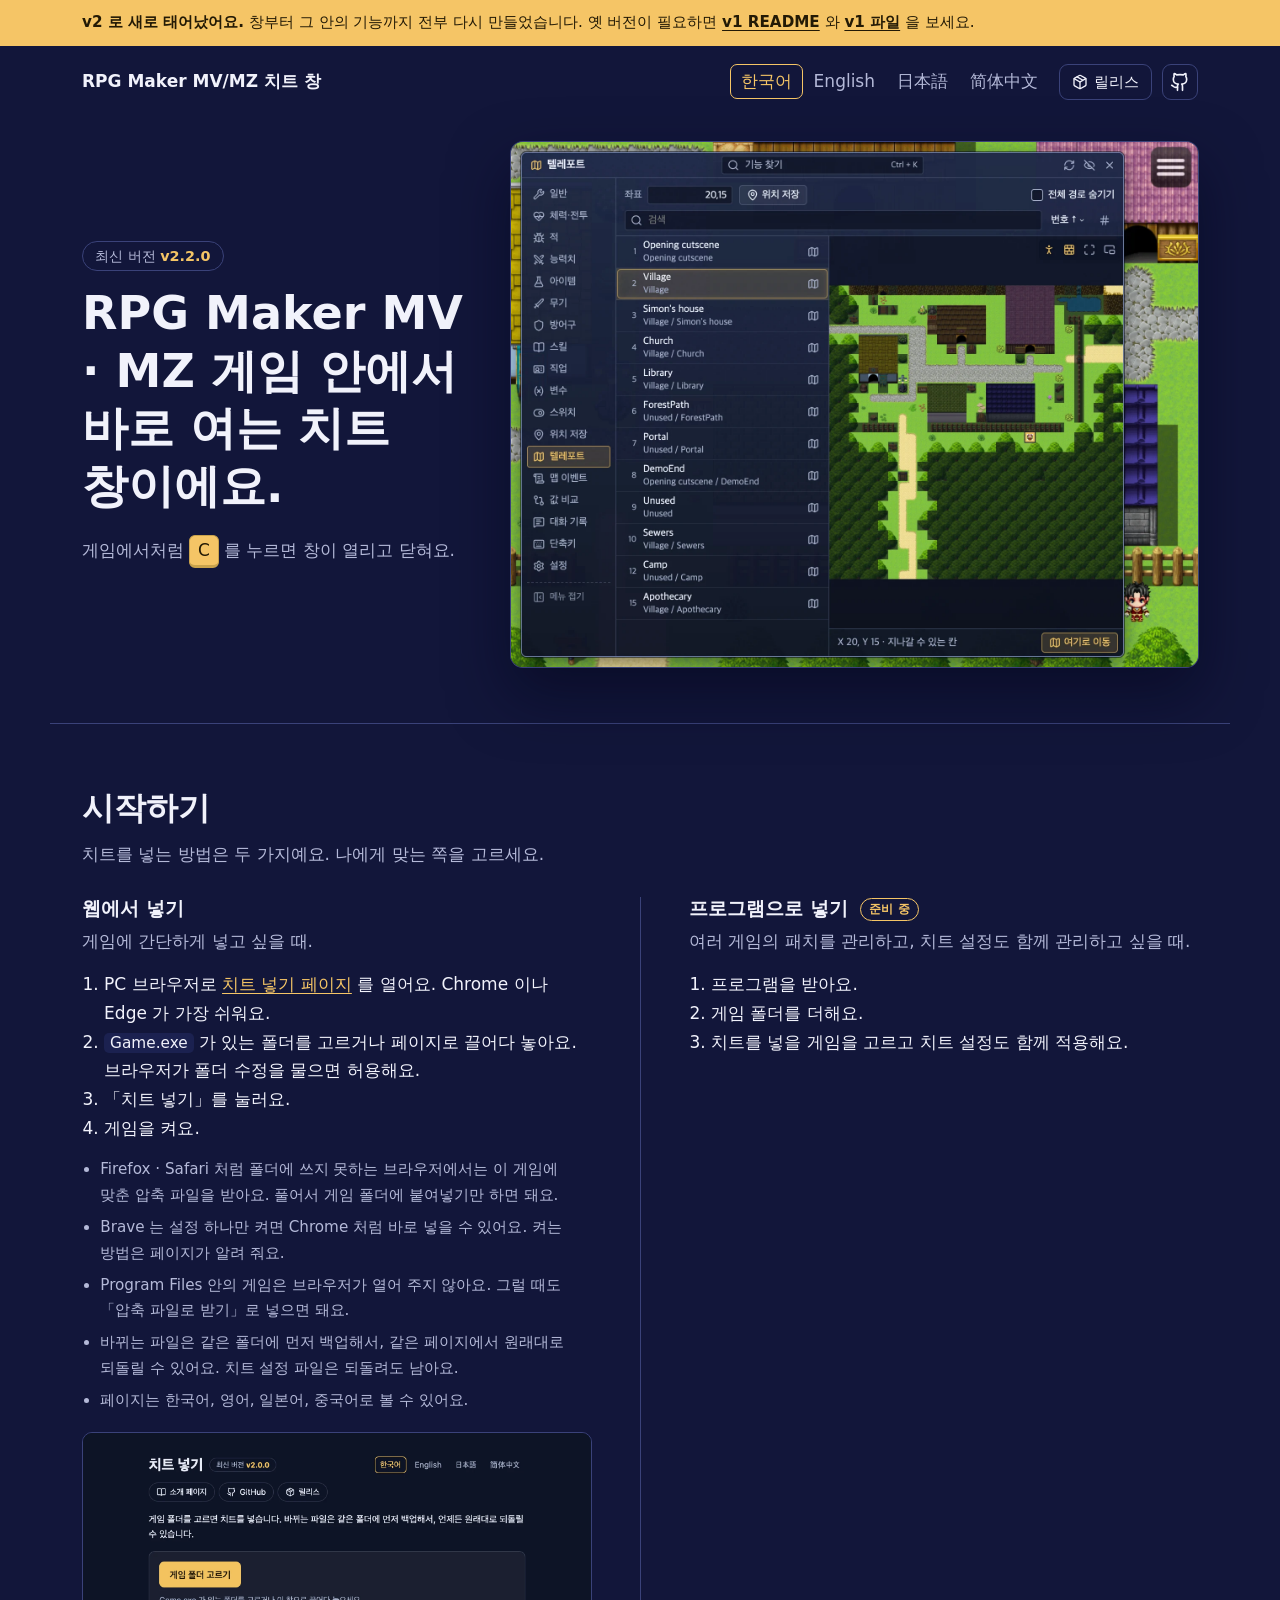
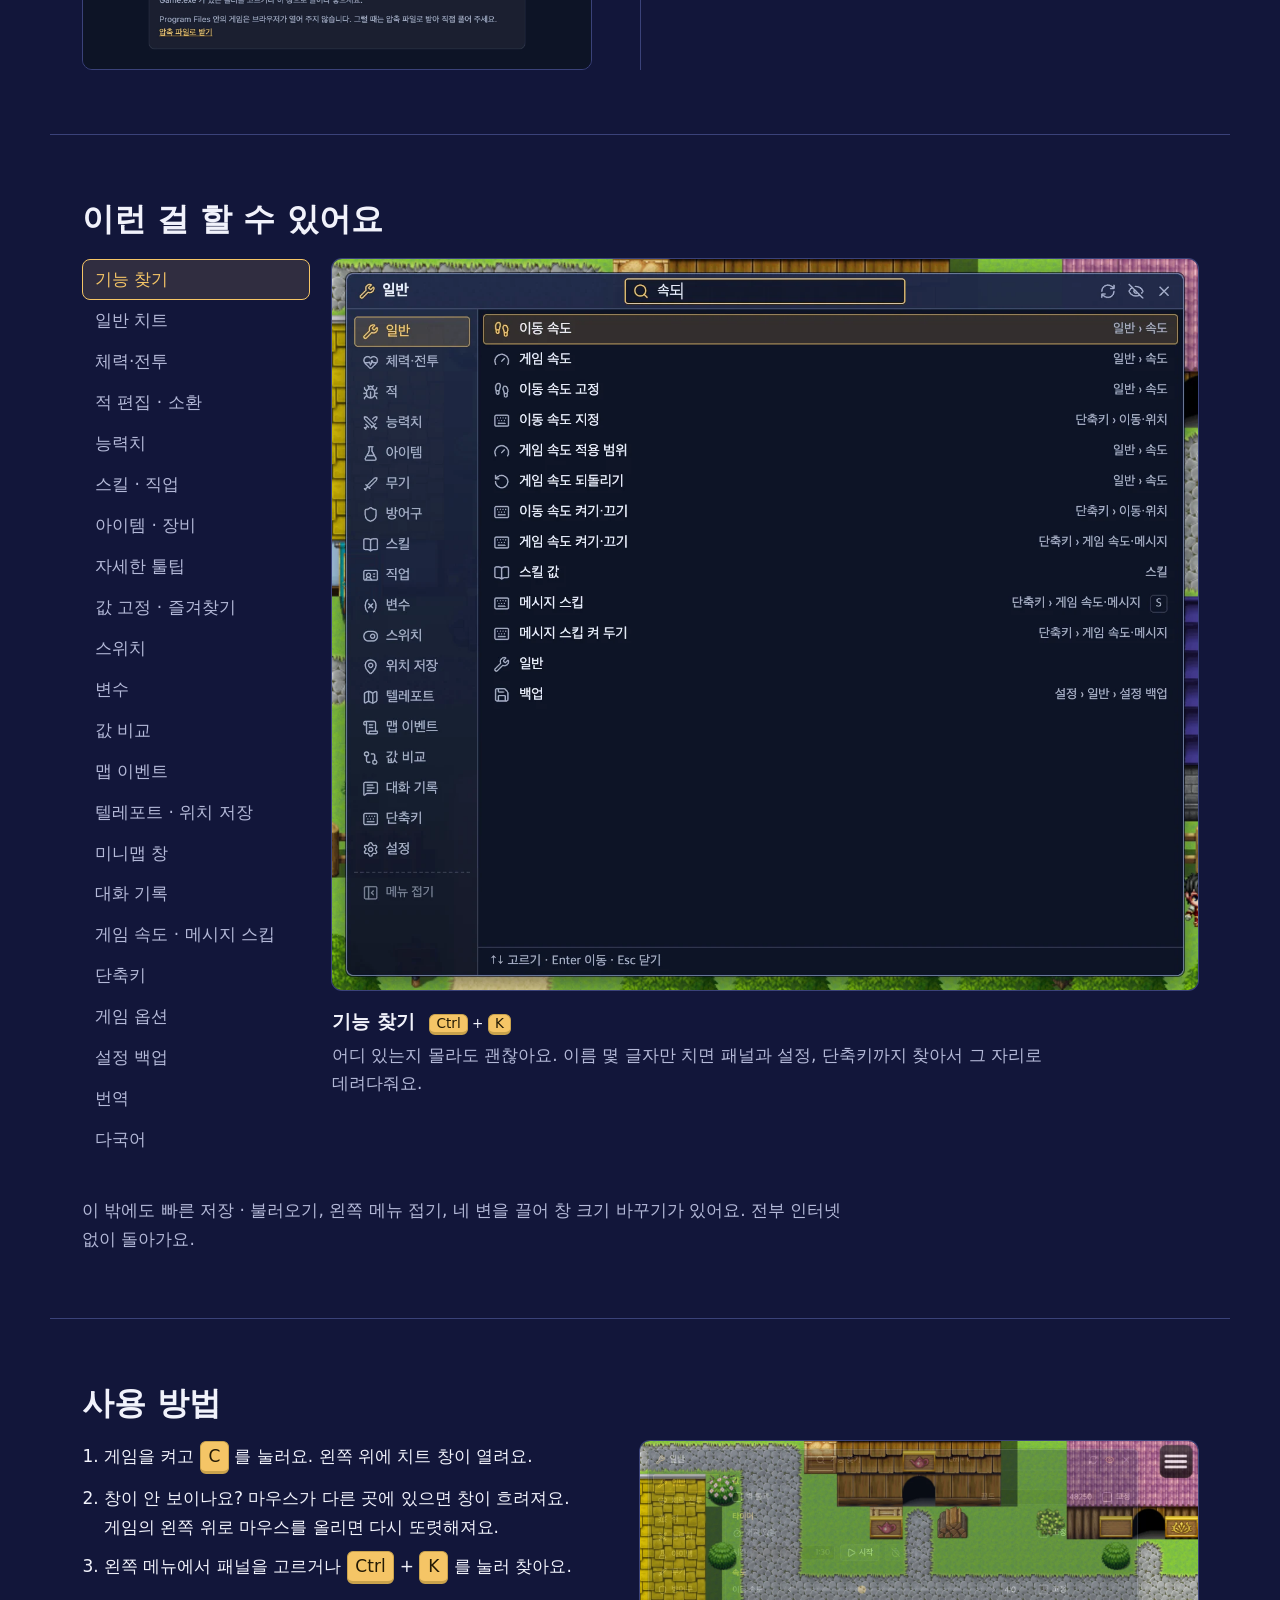
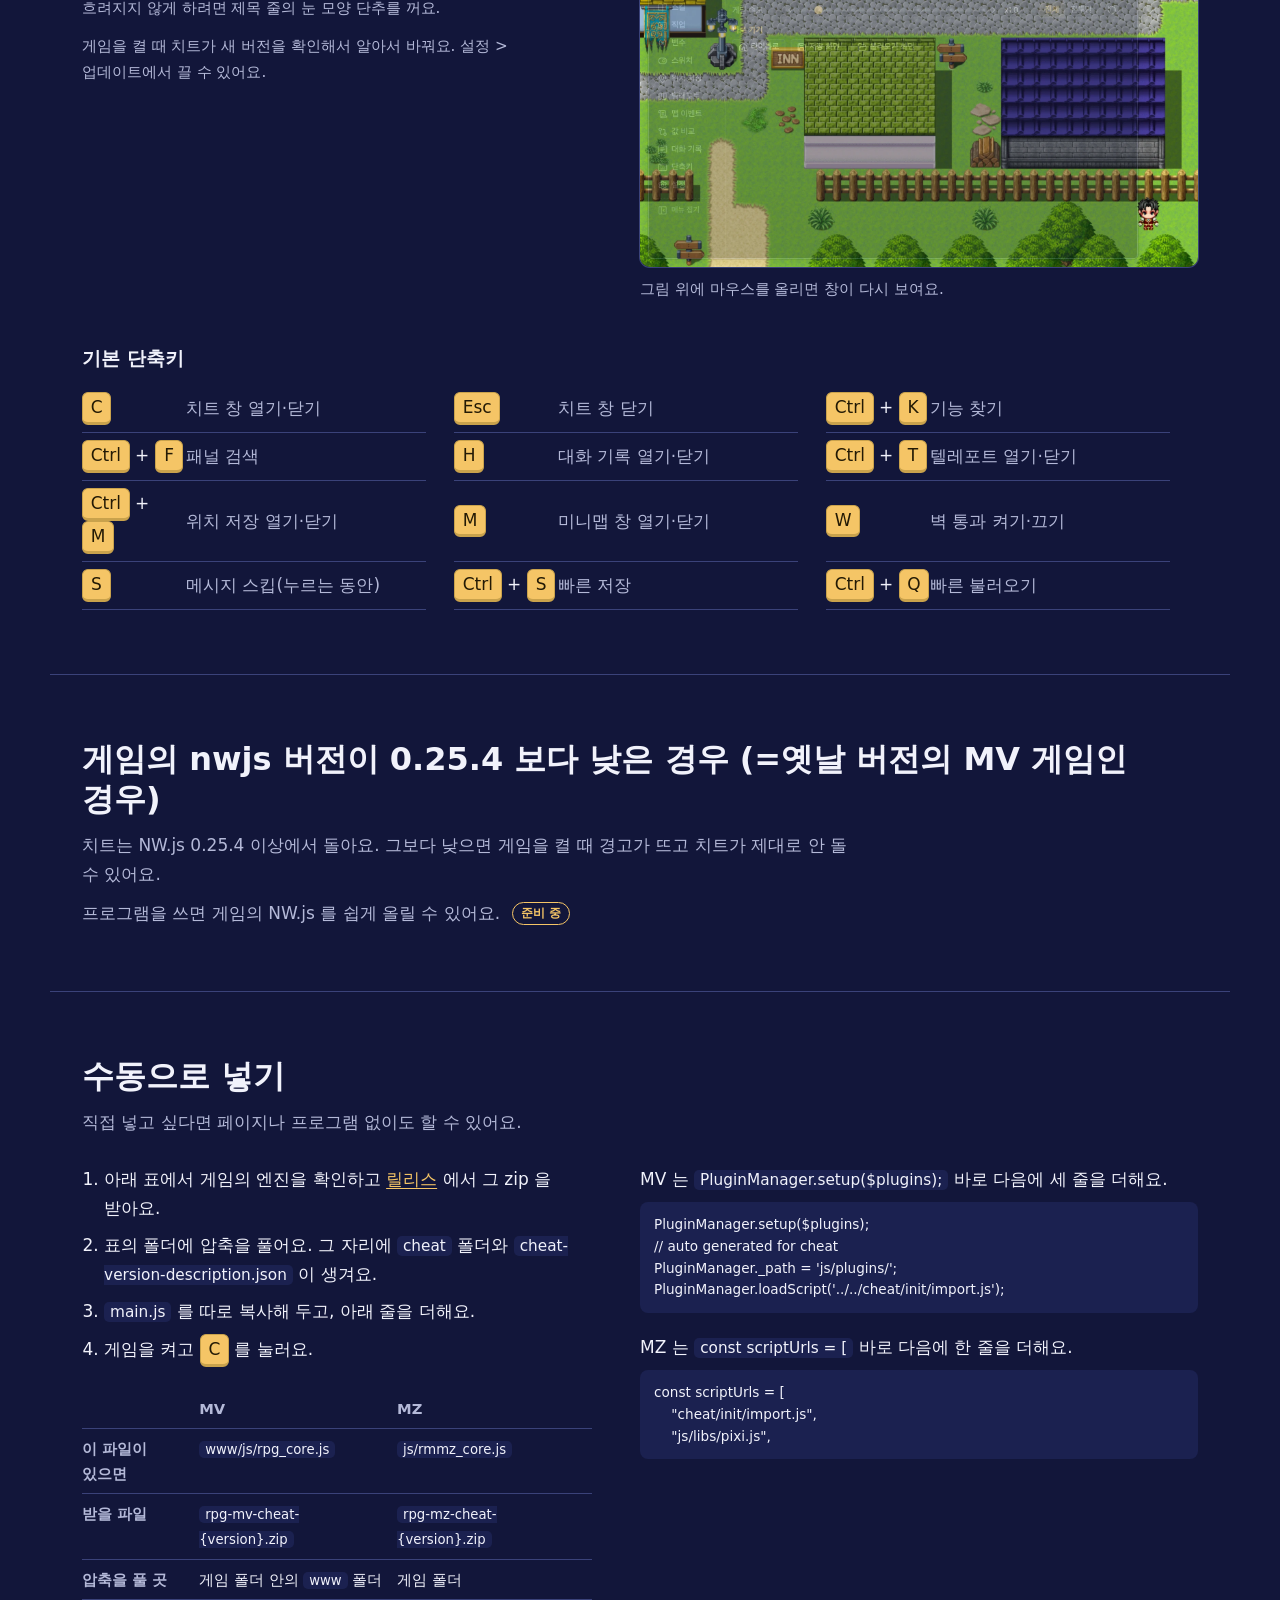
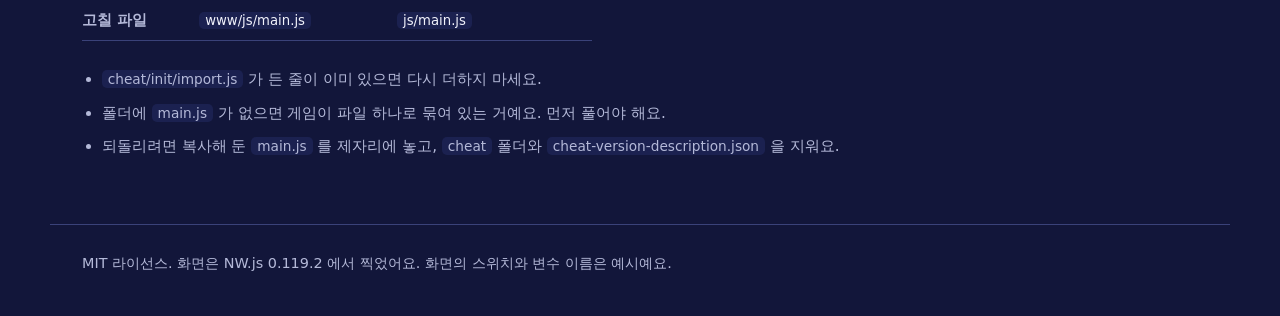
<file: intro/ko.html>
<!doctype html>
<html lang="ko" class="no-script">
<head>
  <meta charset="utf-8">
  <meta name="viewport" content="width=device-width, initial-scale=1">
  <title>RPG Maker MV/MZ 치트 창</title>
  <meta name="description" content="RPG Maker MV · MZ 게임 안에서 바로 여는 치트 창이에요.">
  <link rel="stylesheet" href="intro.css">
</head>
<body>
  <p class="notice"><span class="page-width"><strong>v2 로 새로 태어났어요.</strong> 창부터 그 안의 기능까지 전부 다시 만들었습니다. 옛 버전이 필요하면 <a href="https://github.com/paramonos/RPG-Maker-MV-MZ-Cheat-UI-Plugin/blob/v1.0.3/README_ko-kr.md">v1 README</a> 와 <a href="https://github.com/paramonos/RPG-Maker-MV-MZ-Cheat-UI-Plugin/releases/tag/v1.0.3">v1 파일</a> 을 보세요.</span></p>

  <header class="top page-width">
    <span class="product">RPG Maker MV/MZ 치트 창</span>
    <div class="top-links">
      <nav class="languages" aria-label="Language">
        <a href="ko.html" lang="ko" aria-current="page">한국어</a>
        <a href="index.html" lang="en">English</a>
        <a href="ja.html" lang="ja">日本語</a>
        <a href="zh.html" lang="zh-CN">简体中文</a>
      </nav>
      <a class="releases" href="https://github.com/paramonos/RPG-Maker-MV-MZ-Cheat-UI-Plugin/releases/latest"><svg viewBox="0 0 24 24" width="16" height="16" aria-hidden="true" focusable="false"><g fill="none" stroke="currentColor" stroke-linecap="round" stroke-linejoin="round" stroke-width="2"><path d="M11 21.73a2 2 0 0 0 2 0l7-4A2 2 0 0 0 21 16V8a2 2 0 0 0-1-1.73l-7-4a2 2 0 0 0-2 0l-7 4A2 2 0 0 0 3 8v8a2 2 0 0 0 1 1.73zm1 .27V12"/><path d="M3.29 7L12 12l8.71-5M7.5 4.27l9 5.15"/></g></svg><span>릴리스</span></a>
      <a class="repository" href="https://github.com/paramonos/RPG-Maker-MV-MZ-Cheat-UI-Plugin" aria-label="GitHub 저장소"><svg viewBox="0 0 24 24" width="20" height="20" aria-hidden="true" focusable="false"><g fill="none" stroke="currentColor" stroke-linecap="round" stroke-linejoin="round" stroke-width="2"><path d="M15 22v-4a4.8 4.8 0 0 0-1-3.5c3 0 6-2 6-5.5c.08-1.25-.27-2.48-1-3.5c.28-1.15.28-2.35 0-3.5c0 0-1 0-3 1.5c-2.64-.5-5.36-.5-8 0C6 2 5 2 5 2c-.3 1.15-.3 2.35 0 3.5A5.4 5.4 0 0 0 4 9c0 3.5 3 5.5 6 5.5c-.39.49-.68 1.05-.85 1.65S8.93 17.38 9 18v4"/><path d="M9 18c-4.51 2-5-2-7-2"/></g></svg></a>
    </div>
  </header>

  <main>
    <section class="hero page-width">
      <div class="hero-copy">
        <a class="latest-version" data-latest-version data-release-base="https://github.com/paramonos/RPG-Maker-MV-MZ-Cheat-UI-Plugin/releases/tag/" hidden>최신 버전 <strong></strong></a>
        <h1>RPG Maker MV · MZ 게임 안에서 바로 여는 치트 창이에요.</h1>
        <p class="hero-hint">게임에서처럼 <kbd>C</kbd> 를 누르면 창이 열리고 닫혀요.</p>
      </div>
      <button type="button" class="stage is-open" data-stage aria-pressed="true" aria-label="게임에서처럼 C 를 누르면 창이 열리고 닫혀요.">
        <img src="../images/ko/howto-closed.webp" alt="" width="1632" height="1248">
        <img class="stage-window" src="../images/ko/hero.webp" alt="게임 위에 열린 치트 창. 텔레포트 패널에 미니맵이 보인다" width="1632" height="1248">
      </button>
    </section>

    <section class="install page-width">
      <h2>시작하기</h2>
      <p class="lead">치트를 넣는 방법은 두 가지예요. 나에게 맞는 쪽을 고르세요.</p>
      <div class="install-options">
        <div class="install-option">
          <h3>웹에서 넣기</h3>
          <p class="who">게임에 간단하게 넣고 싶을 때.</p>
          <ol>
            <li>PC 브라우저로 <a href="https://paramonos.github.io/RPG-Maker-MV-MZ-Cheat-UI-Plugin/">치트 넣기 페이지</a> 를 열어요. Chrome 이나 Edge 가 가장 쉬워요.</li>
            <li><code>Game.exe</code> 가 있는 폴더를 고르거나 페이지로 끌어다 놓아요. 브라우저가 폴더 수정을 물으면 허용해요.</li>
            <li>「치트 넣기」를 눌러요.</li>
            <li>게임을 켜요.</li>
          </ol>
          <ul class="note-list">
            <li>Firefox · Safari 처럼 폴더에 쓰지 못하는 브라우저에서는 이 게임에 맞춘 압축 파일을 받아요. 풀어서 게임 폴더에 붙여넣기만 하면 돼요.</li>
            <li>Brave 는 설정 하나만 켜면 Chrome 처럼 바로 넣을 수 있어요. 켜는 방법은 페이지가 알려 줘요.</li>
            <li>Program Files 안의 게임은 브라우저가 열어 주지 않아요. 그럴 때도 「압축 파일로 받기」로 넣으면 돼요.</li>
            <li>바뀌는 파일은 같은 폴더에 먼저 백업해서, 같은 페이지에서 원래대로 되돌릴 수 있어요. 치트 설정 파일은 되돌려도 남아요.</li>
            <li>페이지는 한국어, 영어, 일본어, 중국어로 볼 수 있어요.</li>
          </ul>
          <img class="patch-shot" src="../images/ko/patch-site.webp" alt="게임 폴더 고르기 단추가 있는 치트 넣기 페이지" loading="lazy">
        </div>
        <div class="install-option">
          <h3>프로그램으로 넣기 <span class="soon">준비 중</span></h3>
          <p class="who">여러 게임의 패치를 관리하고, 치트 설정도 함께 관리하고 싶을 때.</p>
          <ol>
            <li>프로그램을 받아요.</li>
            <li>게임 폴더를 더해요.</li>
            <li>치트를 넣을 게임을 고르고 치트 설정도 함께 적용해요.</li>
          </ol>
          
          
        </div>
      </div>
    </section>

    <section class="features page-width">
      <h2>이런 걸 할 수 있어요</h2>
      <div class="feature-browser" data-feature-browser>
        <div class="feature-tabs" role="tablist" aria-orientation="vertical" aria-label="이런 걸 할 수 있어요">
          <button type="button" role="tab" id="tab-palette" aria-controls="panel-palette" aria-selected="true">기능 찾기</button>
          <button type="button" role="tab" id="tab-general" aria-controls="panel-general" aria-selected="false" tabindex="-1">일반 치트</button>
          <button type="button" role="tab" id="tab-battle" aria-controls="panel-battle" aria-selected="false" tabindex="-1">체력·전투</button>
          <button type="button" role="tab" id="tab-enemies" aria-controls="panel-enemies" aria-selected="false" tabindex="-1">적 편집 · 소환</button>
          <button type="button" role="tab" id="tab-stats" aria-controls="panel-stats" aria-selected="false" tabindex="-1">능력치</button>
          <button type="button" role="tab" id="tab-skills" aria-controls="panel-skills" aria-selected="false" tabindex="-1">스킬 · 직업</button>
          <button type="button" role="tab" id="tab-items" aria-controls="panel-items" aria-selected="false" tabindex="-1">아이템 · 장비</button>
          <button type="button" role="tab" id="tab-tooltips" aria-controls="panel-tooltips" aria-selected="false" tabindex="-1">자세한 툴팁</button>
          <button type="button" role="tab" id="tab-locks" aria-controls="panel-locks" aria-selected="false" tabindex="-1">값 고정 · 즐겨찾기</button>
          <button type="button" role="tab" id="tab-switches-search" aria-controls="panel-switches-search" aria-selected="false" tabindex="-1">스위치</button>
          <button type="button" role="tab" id="tab-variables" aria-controls="panel-variables" aria-selected="false" tabindex="-1">변수</button>
          <button type="button" role="tab" id="tab-snapshots" aria-controls="panel-snapshots" aria-selected="false" tabindex="-1">값 비교</button>
          <button type="button" role="tab" id="tab-map-events" aria-controls="panel-map-events" aria-selected="false" tabindex="-1">맵 이벤트</button>
          <button type="button" role="tab" id="tab-teleport" aria-controls="panel-teleport" aria-selected="false" tabindex="-1">텔레포트 · 위치 저장</button>
          <button type="button" role="tab" id="tab-minimap-window" aria-controls="panel-minimap-window" aria-selected="false" tabindex="-1">미니맵 창</button>
          <button type="button" role="tab" id="tab-messages" aria-controls="panel-messages" aria-selected="false" tabindex="-1">대화 기록</button>
          <button type="button" role="tab" id="tab-shortcuts-speed" aria-controls="panel-shortcuts-speed" aria-selected="false" tabindex="-1">게임 속도 · 메시지 스킵</button>
          <button type="button" role="tab" id="tab-shortcuts" aria-controls="panel-shortcuts" aria-selected="false" tabindex="-1">단축키</button>
          <button type="button" role="tab" id="tab-game-options" aria-controls="panel-game-options" aria-selected="false" tabindex="-1">게임 옵션</button>
          <button type="button" role="tab" id="tab-backup" aria-controls="panel-backup" aria-selected="false" tabindex="-1">설정 백업</button>
          <button type="button" role="tab" id="tab-translate-examples" aria-controls="panel-translate-examples" aria-selected="false" tabindex="-1">번역</button>
          <button type="button" role="tab" id="tab-languages" aria-controls="panel-languages" aria-selected="false" tabindex="-1">다국어</button>
        </div>
        <div class="feature-panels">
          <div class="feature-panel" role="tabpanel" id="panel-palette" aria-labelledby="tab-palette">
            <img class="shot" src="../images/ko/palette.webp" alt="기능 찾기에서 속도를 찾은 결과" width="1480" height="1248" loading="lazy">
            
            <h3>기능 찾기 <span class="keys"><kbd>Ctrl</kbd> + <kbd>K</kbd></span></h3>
            <p>어디 있는지 몰라도 괜찮아요. 이름 몇 글자만 치면 패널과 설정, 단축키까지 찾아서 그 자리로 데려다줘요.</p>
          </div>
          <div class="feature-panel" role="tabpanel" id="panel-general" aria-labelledby="tab-general">
            <img class="shot" src="../images/ko/general.webp" alt="벽 통과, 골드, 타이머, 속도 조절이 있는 일반 패널" width="1480" height="1248" loading="lazy">
            
            <h3>일반 치트</h3>
            <p>벽 통과로 어디든 걸어 다니고, 골드와 이동 속도를 원하는 대로 바꿔요. 게임의 타이머를 새로 걸거나 끄고, 고정해서 시간이 줄지 않게 할 수도 있어요.</p>
          </div>
          <div class="feature-panel" role="tabpanel" id="panel-battle" aria-labelledby="tab-battle">
            <img class="shot" src="../images/ko/battle.webp" alt="전투 중인 체력·전투 패널. 적과 아군의 HP · MP · TP 가 보인다" width="1480" height="1248" loading="lazy">
            
            <h3>체력·전투</h3>
            <p>전투를 바로 이기거나 지거나 도망쳐요. 아군과 적의 HP · MP · TP 를 고치고, 한 번에 회복하거나 0 · 1 로 만들어요. 랜덤 인카운터도 끌 수 있어요.</p>
          </div>
          <div class="feature-panel" role="tabpanel" id="panel-enemies" aria-labelledby="tab-enemies">
            <img class="shot" src="../images/ko/enemies.webp" alt="Wolf 의 능력치와 행동을 펼친 적 패널" width="1480" height="1248" loading="lazy">
            
            <h3>적 편집 · 소환</h3>
            <p>적의 능력치와 행동을 고쳐요. 원하는 적 그룹이나 고른 적과 바로 싸우고, 싸우는 중에 적을 더 불러낼 수도 있어요. 고친 값은 게임을 저장하면 남아요.</p>
          </div>
          <div class="feature-panel" role="tabpanel" id="panel-stats" aria-labelledby="tab-stats">
            <img class="shot" src="../images/ko/stats.webp" alt="직업, 레벨, 능력치, 상태, 스킬이 있는 능력치 패널" width="1480" height="1248" loading="lazy">
            
            <h3>능력치</h3>
            <p>캐릭터마다 레벨, 경험치, 능력치를 고쳐요. 직업을 바꾸고, 상태를 걸거나 풀고, 스킬을 배우거나 잊게 할 수 있어요. 무적을 켜거나 파티에 넣고 뺄 수도 있어요.</p>
          </div>
          <div class="feature-panel" role="tabpanel" id="panel-skills" aria-labelledby="tab-skills">
            <img class="shot" src="../images/ko/skills.webp" alt="Fire I 의 값을 펼친 스킬 패널" width="1480" height="1248" loading="lazy">
            <div class="shots"><button type="button" data-shot="../images/ko/skills.webp" aria-pressed="true"><img src="../images/ko/skills.webp" alt="" loading="lazy"></button><button type="button" data-shot="../images/ko/classes.webp" aria-pressed="false"><img src="../images/ko/classes.webp" alt="" loading="lazy"></button></div>
            <h3>스킬 · 직업</h3>
            <p>스킬의 소모, 성공률, 피해 계산식 같은 값을 고쳐요. 직업은 능력치 곡선, 경험치 곡선, 레벨업 스킬, 특성까지 바꿀 수 있어요. 고친 값은 게임을 저장하면 남아요.</p>
          </div>
          <div class="feature-panel" role="tabpanel" id="panel-items" aria-labelledby="tab-items">
            <img class="shot" src="../images/ko/items.webp" alt="검색어로 걸러진 아이템 패널. 줄마다 개수 칸이 있다" width="1480" height="1248" loading="lazy">
            <div class="shots"><button type="button" data-shot="../images/ko/items.webp" aria-pressed="true"><img src="../images/ko/items.webp" alt="" loading="lazy"></button><button type="button" data-shot="../images/ko/weapons.webp" aria-pressed="false"><img src="../images/ko/weapons.webp" alt="" loading="lazy"></button></div>
            <h3>아이템 · 장비</h3>
            <p>아이템, 무기, 방어구를 이름이나 설명으로 찾아서 원하는 개수를 적어요.</p>
          </div>
          <div class="feature-panel" role="tabpanel" id="panel-tooltips" aria-labelledby="tab-tooltips">
            <img class="shot" src="../images/ko/tooltips.webp" alt="무기 줄 위에 뜬 카드. 공격력, 특성, 가격이 보인다" width="1480" height="1248" loading="lazy">
            
            <h3>자세한 툴팁</h3>
            <p>아이템, 장비, 스킬, 직업, 상태, 적에 마우스를 올리면 능력치, 특성, 효과, 가격을 카드로 보여 줘요.</p>
          </div>
          <div class="feature-panel" role="tabpanel" id="panel-locks" aria-labelledby="tab-locks">
            <img class="shot" src="../images/ko/locks.webp" alt="별을 단 아이템이 맨 위에 있고, 고정한 아이템에 자물쇠가 켜진 아이템 패널" width="1480" height="1248" loading="lazy">
            
            <h3>값 고정 · 즐겨찾기</h3>
            <p>아이템 · 장비 개수, 골드, 변수, 스위치, 상태, 타이머를 고정하면 게임이 바꿔도 그대로예요. 자주 쓰는 줄은 별을 달아 맨 위에 모아요. 둘 다 게임마다 따로 남고 설정 백업에는 안 들어가요.</p>
          </div>
          <div class="feature-panel" role="tabpanel" id="panel-switches-search" aria-labelledby="tab-switches-search">
            <img class="shot" src="../images/ko/switches-search.webp" alt="검색어로 걸러진 스위치 패널" width="1480" height="1248" loading="lazy">
            <div class="shots"><button type="button" data-shot="../images/ko/switches-search.webp" aria-pressed="true"><img src="../images/ko/switches-search.webp" alt="" loading="lazy"></button><button type="button" data-shot="../images/ko/switches.webp" aria-pressed="false"><img src="../images/ko/switches.webp" alt="" loading="lazy"></button></div>
            <h3>스위치</h3>
            <p>이름으로 찾아서 하나씩 켜고 끄거나, 목록에 보이는 것을 한 번에 바꿔요.</p>
          </div>
          <div class="feature-panel" role="tabpanel" id="panel-variables" aria-labelledby="tab-variables">
            <img class="shot" src="../images/ko/variables.webp" alt="객체를 펼쳐 종류가 다른 값들이 보이는 변수 패널" width="1480" height="1248" loading="lazy">
            <div class="shots"><button type="button" data-shot="../images/ko/variables.webp" aria-pressed="true"><img src="../images/ko/variables.webp" alt="" loading="lazy"></button><button type="button" data-shot="../images/ko/variables-json.webp" aria-pressed="false"><img src="../images/ko/variables-json.webp" alt="" loading="lazy"></button></div>
            <h3>변수</h3>
            <p>이름으로 찾아서 값의 종류를 유지한 채 고쳐요. 정수, 실수, 문자열, 참거짓, 배열, 객체, 날짜를 모두 다뤄요. 객체는 펼쳐서 고치거나 JSON 으로 고칠 수 있어요.</p>
          </div>
          <div class="feature-panel" role="tabpanel" id="panel-snapshots" aria-labelledby="tab-snapshots">
            <img class="shot" src="../images/ko/snapshots.webp" alt="스냅샷과 지금 게임을 비교한 값 비교 홈. 묶음마다 바뀐 수가 보인다" width="1480" height="1248" loading="lazy">
            <div class="shots"><button type="button" data-shot="../images/ko/snapshots.webp" aria-pressed="true"><img src="../images/ko/snapshots.webp" alt="" loading="lazy"></button><button type="button" data-shot="../images/ko/snapshots-variables.webp" aria-pressed="false"><img src="../images/ko/snapshots-variables.webp" alt="" loading="lazy"></button></div>
            <h3>값 비교</h3>
            <p>지금 값을 스냅샷으로 찍어 두고, 게임을 조금 한 뒤 무엇이 바뀌었는지 봐요. 변수, 스위치, 캐릭터, 아이템이 어떻게 바뀌었는지 한눈에 보여서 퀘스트가 쓰는 변수도 쉽게 찾아요. 스냅샷은 파일로 남아요.</p>
          </div>
          <div class="feature-panel" role="tabpanel" id="panel-map-events" aria-labelledby="tab-map-events">
            <img class="shot" src="../images/ko/map-events.webp" alt="이벤트를 고르면 뜨는 창. 미니맵과 이벤트 내용이 보인다" width="1480" height="1248" loading="lazy">
            
            <h3>맵 이벤트</h3>
            <p>맵마다 이벤트를 목록으로 보고, 내용을 편집기처럼 읽어요. 셀프 스위치를 바꾸거나 바로 실행하고, 곁으로 가거나 지우고 옮길 수도 있어요.</p>
          </div>
          <div class="feature-panel" role="tabpanel" id="panel-teleport" aria-labelledby="tab-teleport">
            <img class="shot" src="../images/ko/teleport.webp" alt="맵 목록과 미니맵이 있는 텔레포트 패널" width="1480" height="1248" loading="lazy">
            <div class="shots"><button type="button" data-shot="../images/ko/teleport.webp" aria-pressed="true"><img src="../images/ko/teleport.webp" alt="" loading="lazy"></button><button type="button" data-shot="../images/ko/locations.webp" aria-pressed="false"><img src="../images/ko/locations.webp" alt="" loading="lazy"></button></div>
            <h3>텔레포트 · 위치 저장 <span class="keys"><kbd>Ctrl</kbd> + <kbd>T</kbd></span></h3>
            <p>맵을 고르고 미니맵에서 칸을 누르면 바로 이동해요. 마음에 드는 자리는 저장해 두고 언제든 돌아와요.</p>
          </div>
          <div class="feature-panel" role="tabpanel" id="panel-minimap-window" aria-labelledby="tab-minimap-window">
            <img class="shot" src="../images/ko/minimap-window.webp" alt="게임 화면 오른쪽 위에 뜬 미니맵 창" width="1480" height="1248" loading="lazy">
            
            <h3>미니맵 창 <span class="keys"><kbd>M</kbd></span></h3>
            <p>치트 창을 열지 않고 <kbd>M</kbd> 으로 지금 맵의 미니맵을 띄워요. 칸을 두 번 누르면 화면 전환 없이 바로 가요. 「이벤트 보이기」를 켜고 이벤트를 누르면 맵 이벤트에서 그 이벤트를 열고, 고른 칸은 제목 줄 단추로 바로 저장해요.</p>
          </div>
          <div class="feature-panel" role="tabpanel" id="panel-messages" aria-labelledby="tab-messages">
            <img class="shot" src="../images/ko/messages.webp" alt="말한 사람과 대사가 나열된 대화 기록 패널" width="1480" height="1248" loading="lazy">
            
            <h3>대화 기록 <span class="keys"><kbd>H</kbd></span></h3>
            <p>놓친 대사가 있나요? 지나간 대사를 다시 읽고 검색해요.</p>
          </div>
          <div class="feature-panel" role="tabpanel" id="panel-shortcuts-speed" aria-labelledby="tab-shortcuts-speed">
            <img class="shot" src="../images/ko/shortcuts-speed.webp" alt="게임 속도와 메시지 스킵 단축키" width="1480" height="1248" loading="lazy">
            
            <h3>게임 속도 · 메시지 스킵 <span class="keys"><kbd>S</kbd></span></h3>
            <p>게임 전체의 빠르기를 x0.1 부터 x10 까지 바꿔요. 전투에서만 빠르게 할 수도 있어요. <kbd>S</kbd> 를 누르고 있으면 메시지가 쭉 넘어가요.</p>
          </div>
          <div class="feature-panel" role="tabpanel" id="panel-shortcuts" aria-labelledby="tab-shortcuts">
            <img class="shot" src="../images/ko/shortcuts.webp" alt="기능과 키가 나열된 단축키 패널" width="1480" height="1248" loading="lazy">
            
            <h3>단축키</h3>
            <p>창을 열지 않고도 저장, 불러오기, 벽 통과, 전투 승리 같은 치트를 키 하나로 써요. 키는 원하는 대로 바꿀 수 있어요.</p>
          </div>
          <div class="feature-panel" role="tabpanel" id="panel-game-options" aria-labelledby="tab-game-options">
            <img class="shot" src="../images/ko/game-options.webp" alt="항상 대시, 명령 기억, BGM 크기가 백업에 들어간 게임 옵션 탭" width="1480" height="1248" loading="lazy">
            
            <h3>게임 옵션</h3>
            <p>항상 대시, 명령 기억, 소리 크기를 치트 창에서 바꿔요. 여기서 바꾼 것만 설정 백업에 들어가서, 새 게임에 백업을 복원하면 옵션을 다시 맞출 필요가 없어요.</p>
          </div>
          <div class="feature-panel" role="tabpanel" id="panel-backup" aria-labelledby="tab-backup">
            <img class="shot" src="../images/ko/backup.webp" alt="백업 폴더와 백업 · 복원 단추가 있는 설정 화면" width="1480" height="1248" loading="lazy">
            
            <h3>설정 백업</h3>
            <p>단축키, 번역기, 속도, 게임 옵션 같은 치트 설정을 폴더에 백업하고 다른 게임에서 복원해요. API 키처럼 민감한 값은 넣을지 백업할 때 물어봐요.</p>
          </div>
          <div class="feature-panel" role="tabpanel" id="panel-translate-examples" aria-labelledby="tab-translate-examples">
            <img class="shot" src="../images/ko/translate-examples.webp" alt="설정의 번역기 예시 목록" width="1480" height="1248" loading="lazy">
            
            <h3>번역</h3>
            <p>쓰는 번역기를 연결해요. ezTrans, LM Studio, Ollama, LibreTranslate, DeepL, 구글 번역, 파파고 예시가 들어 있고, 다른 API 도 주소와 형식만 적으면 돼요. 게임 화면이나 치트 패널의 글을 번역하고, 번역한 글은 저장해 두고 다시 써요.</p>
          </div>
          <div class="feature-panel" role="tabpanel" id="panel-languages" aria-labelledby="tab-languages">
            <img class="shot" src="../images/ko/languages.webp" alt="한국어, 영어, 일본어, 중국어로 표시된 단축키 패널" width="1480" height="1248" loading="lazy">
            
            <h3>다국어</h3>
            <p>치트 창은 한국어, 영어, 일본어, 중국어(간체)로 볼 수 있어요. 설정에서 고르면 바로 바뀌어요.</p>
          </div>
        </div>
      </div>
      <p class="more">이 밖에도 빠른 저장 · 불러오기, 왼쪽 메뉴 접기, 네 변을 끌어 창 크기 바꾸기가 있어요. 전부 인터넷 없이 돌아가요.</p>
    </section>

    <section class="usage page-width">
      <h2>사용 방법</h2>
      <div class="usage-layout">
        <div>
          <ol>
            <li>게임을 켜고 <kbd>C</kbd> 를 눌러요. 왼쪽 위에 치트 창이 열려요.</li>
            <li>창이 안 보이나요? 마우스가 다른 곳에 있으면 창이 흐려져요. 게임의 왼쪽 위로 마우스를 올리면 다시 또렷해져요.</li>
            <li>왼쪽 메뉴에서 패널을 고르거나 <kbd>Ctrl</kbd> + <kbd>K</kbd> 를 눌러 찾아요.</li>
          </ol>
          <p class="note">흐려지지 않게 하려면 제목 줄의 눈 모양 단추를 꺼요.</p>
          <p class="note">게임을 켤 때 치트가 새 버전을 확인해서 알아서 바꿔요. 설정 &gt; 업데이트에서 끌 수 있어요.</p>
        </div>
        <figure class="fade-demo" tabindex="0">
          <div class="fade-frames">
            <img src="../images/ko/howto-faded.webp" alt="게임 위에서 거의 보이지 않는 치트 창" width="1632" height="1248" loading="lazy">
            <img class="fade-hover" src="../images/ko/howto-hover.webp" alt="마우스를 올려 또렷하게 보이는 치트 창" width="1632" height="1248" loading="lazy">
          </div>
          <figcaption>그림 위에 마우스를 올리면 창이 다시 보여요.</figcaption>
        </figure>
      </div>
      <h3>기본 단축키</h3>
      <dl class="key-list">
        <div><dt><kbd>C</kbd></dt><dd>치트 창 열기·닫기</dd></div>
        <div><dt><kbd>Esc</kbd></dt><dd>치트 창 닫기</dd></div>
        <div><dt><kbd>Ctrl</kbd> + <kbd>K</kbd></dt><dd>기능 찾기</dd></div>
        <div><dt><kbd>Ctrl</kbd> + <kbd>F</kbd></dt><dd>패널 검색</dd></div>
        <div><dt><kbd>H</kbd></dt><dd>대화 기록 열기·닫기</dd></div>
        <div><dt><kbd>Ctrl</kbd> + <kbd>T</kbd></dt><dd>텔레포트 열기·닫기</dd></div>
        <div><dt><kbd>Ctrl</kbd> + <kbd>M</kbd></dt><dd>위치 저장 열기·닫기</dd></div>
        <div><dt><kbd>M</kbd></dt><dd>미니맵 창 열기·닫기</dd></div>
        <div><dt><kbd>W</kbd></dt><dd>벽 통과 켜기·끄기</dd></div>
        <div><dt><kbd>S</kbd></dt><dd>메시지 스킵(누르는 동안)</dd></div>
        <div><dt><kbd>Ctrl</kbd> + <kbd>S</kbd></dt><dd>빠른 저장</dd></div>
        <div><dt><kbd>Ctrl</kbd> + <kbd>Q</kbd></dt><dd>빠른 불러오기</dd></div>
      </dl>
    </section>

    <section class="nwjs page-width">
      <h2>게임의 nwjs 버전이 0.25.4 보다 낮은 경우 (=옛날 버전의 MV 게임인 경우)</h2>
      <p>치트는 NW.js 0.25.4 이상에서 돌아요. 그보다 낮으면 게임을 켤 때 경고가 뜨고 치트가 제대로 안 돌 수 있어요.</p>
      <p>프로그램을 쓰면 게임의 NW.js 를 쉽게 올릴 수 있어요. <span class="soon">준비 중</span></p>
    </section>

    <section class="manual page-width">
      <h2>수동으로 넣기</h2>
      <p class="lead">직접 넣고 싶다면 페이지나 프로그램 없이도 할 수 있어요.</p>
      <div class="manual-layout">
        <div>
          <ol>
            <li>아래 표에서 게임의 엔진을 확인하고 <a href="https://github.com/paramonos/RPG-Maker-MV-MZ-Cheat-UI-Plugin/releases/latest">릴리스</a> 에서 그 zip 을 받아요.</li>
            <li>표의 폴더에 압축을 풀어요. 그 자리에 <code>cheat</code> 폴더와 <code>cheat-version-description.json</code> 이 생겨요.</li>
            <li><code>main.js</code> 를 따로 복사해 두고, 아래 줄을 더해요.</li>
            <li>게임을 켜고 <kbd>C</kbd> 를 눌러요.</li>
          </ol>
          <div class="manual-table">
            <table>
<tr><th></th><th>MV</th><th>MZ</th></tr>
<tr><th scope="row">이 파일이 있으면</th><td><code>www/js/rpg_core.js</code></td><td><code>js/rmmz_core.js</code></td></tr>
<tr><th scope="row">받을 파일</th><td><code>rpg-mv-cheat-{version}.zip</code></td><td><code>rpg-mz-cheat-{version}.zip</code></td></tr>
<tr><th scope="row">압축을 풀 곳</th><td>게임 폴더 안의 <code>www</code> 폴더</td><td>게임 폴더</td></tr>
<tr><th scope="row">고칠 파일</th><td><code>www/js/main.js</code></td><td><code>js/main.js</code></td></tr>
</table>
          </div>
        </div>
        <div>
          <p>MV 는 <code>PluginManager.setup($plugins);</code> 바로 다음에 세 줄을 더해요.</p>
          <pre><code>PluginManager.setup($plugins);
// auto generated for cheat
PluginManager._path = 'js/plugins/';
PluginManager.loadScript('../../cheat/init/import.js');</code></pre>
          <p>MZ 는 <code>const scriptUrls = [</code> 바로 다음에 한 줄을 더해요.</p>
          <pre><code>const scriptUrls = [
    "cheat/init/import.js",
    "js/libs/pixi.js",</code></pre>
        </div>
      </div>
      <ul>
        <li><code>cheat/init/import.js</code> 가 든 줄이 이미 있으면 다시 더하지 마세요.</li>
        <li>폴더에 <code>main.js</code> 가 없으면 게임이 파일 하나로 묶여 있는 거예요. 먼저 풀어야 해요.</li>
        <li>되돌리려면 복사해 둔 <code>main.js</code> 를 제자리에 놓고, <code>cheat</code> 폴더와 <code>cheat-version-description.json</code> 을 지워요.</li>
      </ul>
    </section>
  </main>

  <footer class="page-width">
    <p>MIT 라이선스. 화면은 NW.js 0.119.2 에서 찍었어요. 화면의 스위치와 변수 이름은 예시예요.</p>
  </footer>
  <script src="intro.js"></script>
</body>
</html>
</file>
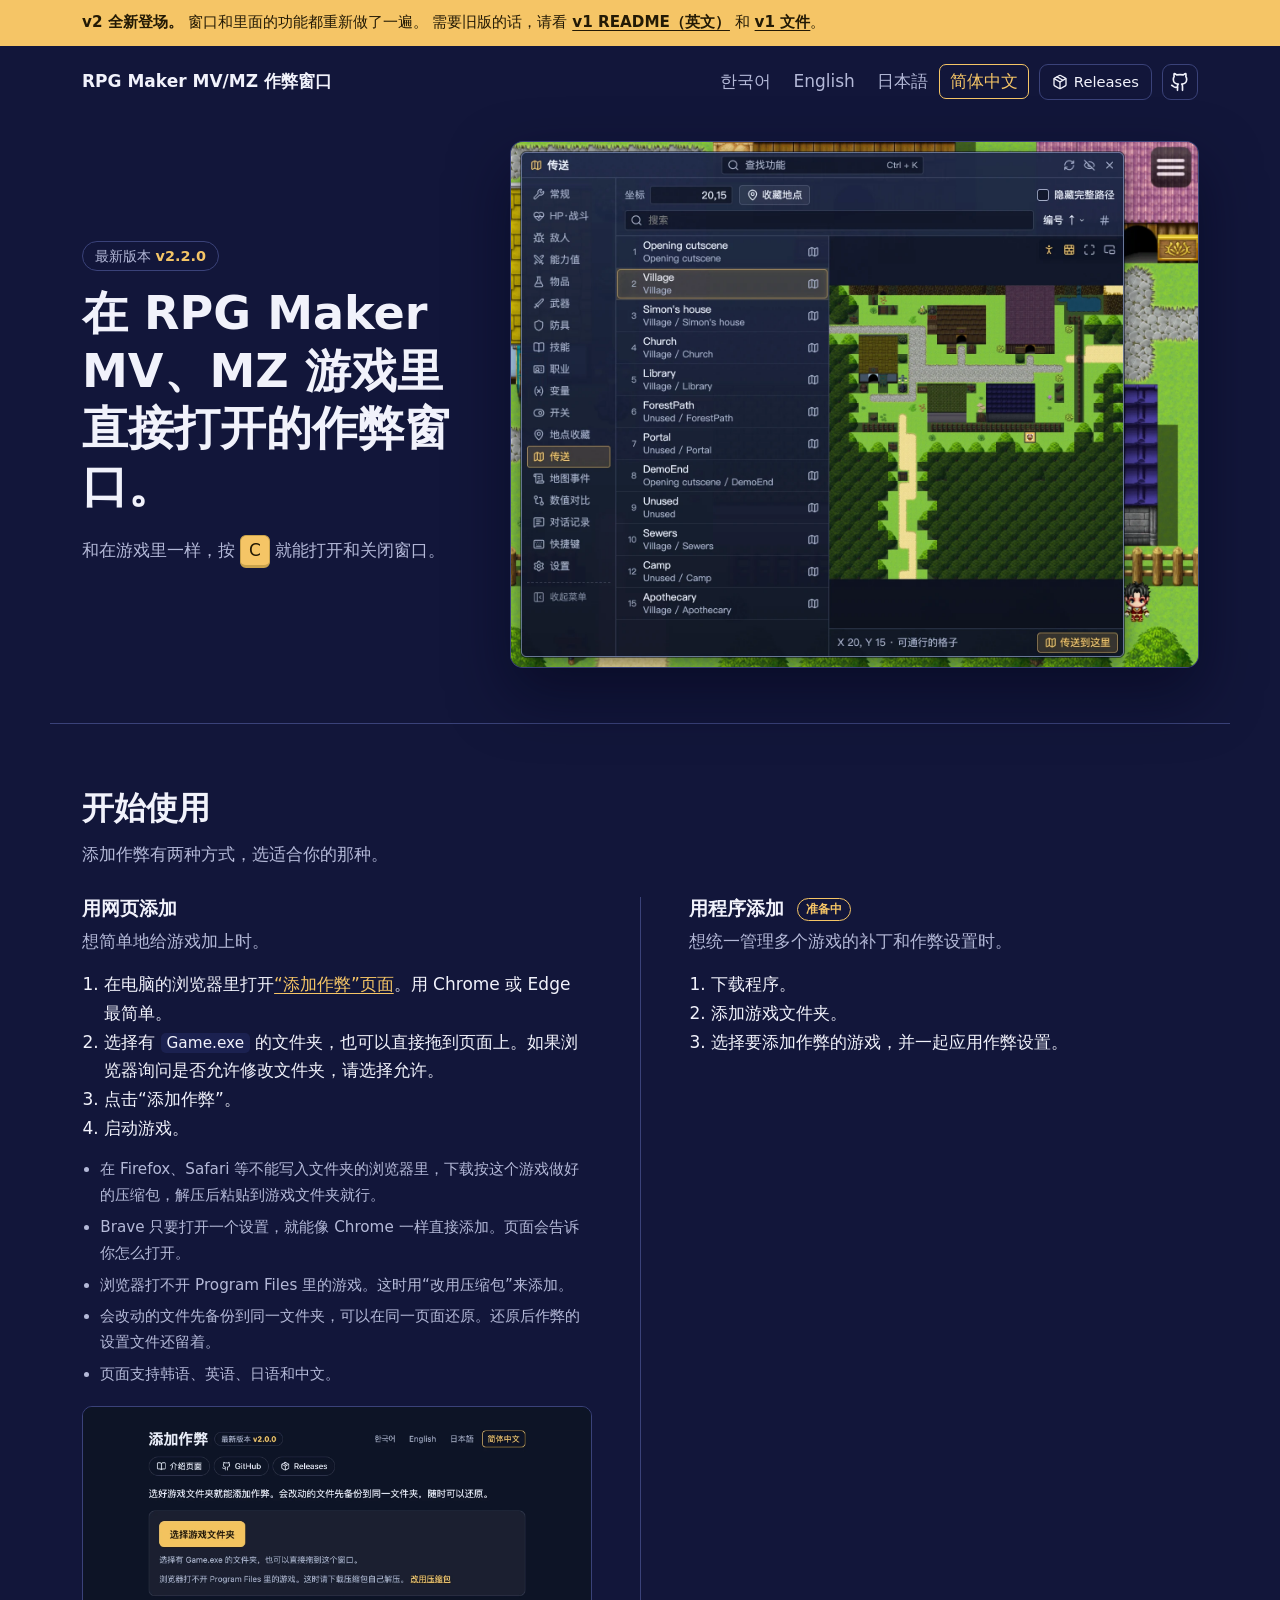
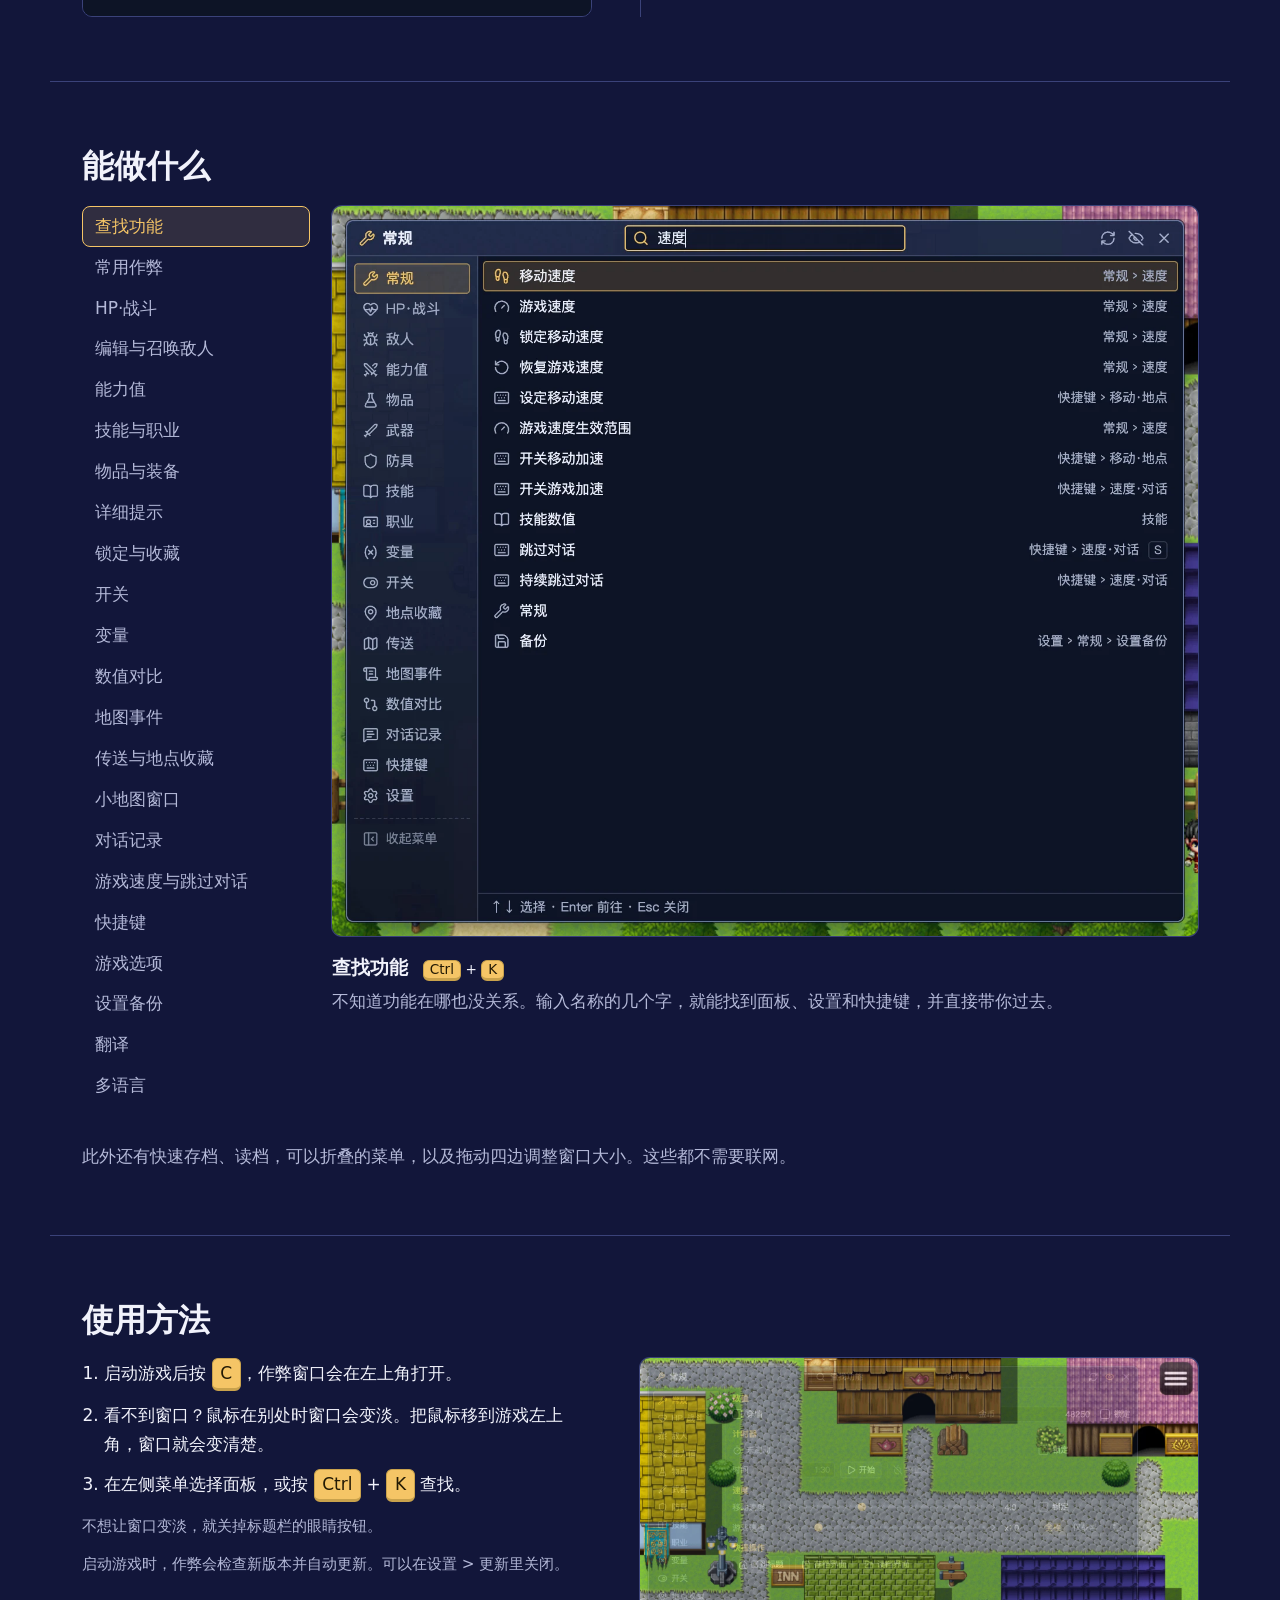
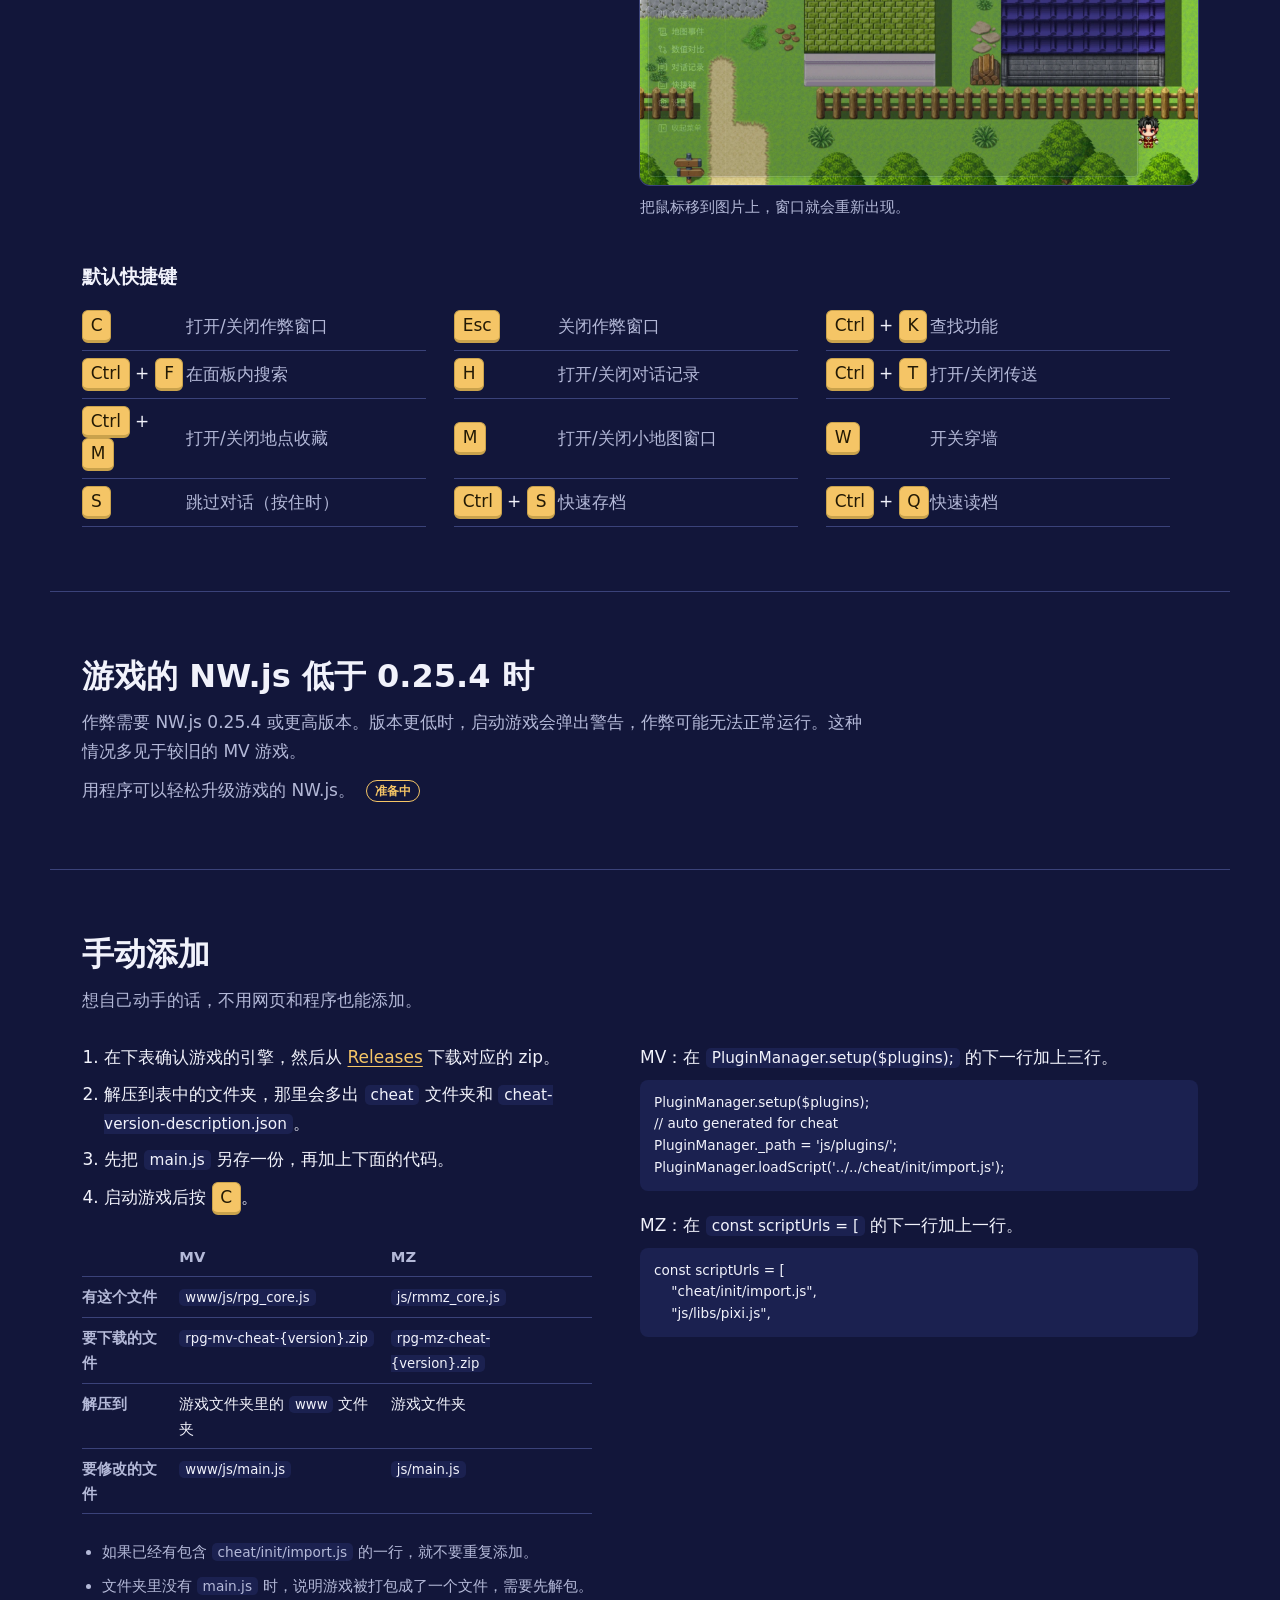
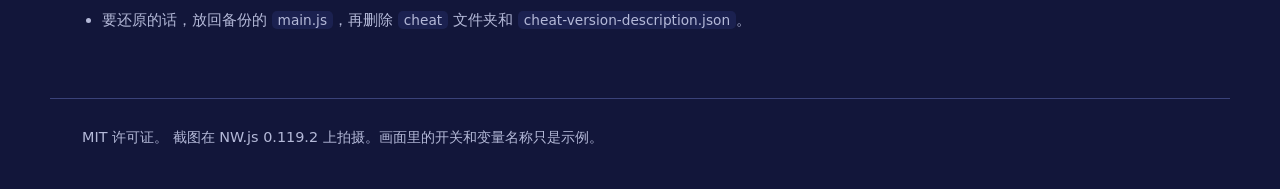
<file: intro/zh.html>
<!doctype html>
<html lang="zh-CN" class="no-script">
<head>
  <meta charset="utf-8">
  <meta name="viewport" content="width=device-width, initial-scale=1">
  <title>RPG Maker MV/MZ 作弊窗口</title>
  <meta name="description" content="在 RPG Maker MV、MZ 游戏里直接打开的作弊窗口。">
  <link rel="stylesheet" href="intro.css">
</head>
<body>
  <p class="notice"><span class="page-width"><strong>v2 全新登场。</strong> 窗口和里面的功能都重新做了一遍。 需要旧版的话，请看 <a href="https://github.com/paramonos/RPG-Maker-MV-MZ-Cheat-UI-Plugin/blob/v1.0.3/README.md">v1 README（英文）</a> 和 <a href="https://github.com/paramonos/RPG-Maker-MV-MZ-Cheat-UI-Plugin/releases/tag/v1.0.3">v1 文件</a>。</span></p>

  <header class="top page-width">
    <span class="product">RPG Maker MV/MZ 作弊窗口</span>
    <div class="top-links">
      <nav class="languages" aria-label="Language">
        <a href="ko.html" lang="ko">한국어</a>
        <a href="index.html" lang="en">English</a>
        <a href="ja.html" lang="ja">日本語</a>
        <a href="zh.html" lang="zh-CN" aria-current="page">简体中文</a>
      </nav>
      <a class="releases" href="https://github.com/paramonos/RPG-Maker-MV-MZ-Cheat-UI-Plugin/releases/latest"><svg viewBox="0 0 24 24" width="16" height="16" aria-hidden="true" focusable="false"><g fill="none" stroke="currentColor" stroke-linecap="round" stroke-linejoin="round" stroke-width="2"><path d="M11 21.73a2 2 0 0 0 2 0l7-4A2 2 0 0 0 21 16V8a2 2 0 0 0-1-1.73l-7-4a2 2 0 0 0-2 0l-7 4A2 2 0 0 0 3 8v8a2 2 0 0 0 1 1.73zm1 .27V12"/><path d="M3.29 7L12 12l8.71-5M7.5 4.27l9 5.15"/></g></svg><span>Releases</span></a>
      <a class="repository" href="https://github.com/paramonos/RPG-Maker-MV-MZ-Cheat-UI-Plugin" aria-label="GitHub 仓库"><svg viewBox="0 0 24 24" width="20" height="20" aria-hidden="true" focusable="false"><g fill="none" stroke="currentColor" stroke-linecap="round" stroke-linejoin="round" stroke-width="2"><path d="M15 22v-4a4.8 4.8 0 0 0-1-3.5c3 0 6-2 6-5.5c.08-1.25-.27-2.48-1-3.5c.28-1.15.28-2.35 0-3.5c0 0-1 0-3 1.5c-2.64-.5-5.36-.5-8 0C6 2 5 2 5 2c-.3 1.15-.3 2.35 0 3.5A5.4 5.4 0 0 0 4 9c0 3.5 3 5.5 6 5.5c-.39.49-.68 1.05-.85 1.65S8.93 17.38 9 18v4"/><path d="M9 18c-4.51 2-5-2-7-2"/></g></svg></a>
    </div>
  </header>

  <main>
    <section class="hero page-width">
      <div class="hero-copy">
        <a class="latest-version" data-latest-version data-release-base="https://github.com/paramonos/RPG-Maker-MV-MZ-Cheat-UI-Plugin/releases/tag/" hidden>最新版本 <strong></strong></a>
        <h1>在 RPG Maker MV、MZ 游戏里直接打开的作弊窗口。</h1>
        <p class="hero-hint">和在游戏里一样，按 <kbd>C</kbd> 就能打开和关闭窗口。</p>
      </div>
      <button type="button" class="stage is-open" data-stage aria-pressed="true" aria-label="和在游戏里一样，按 C 就能打开和关闭窗口。">
        <img src="../images/zh/howto-closed.webp" alt="" width="1632" height="1248">
        <img class="stage-window" src="../images/zh/hero.webp" alt="打开在游戏上方的作弊窗口，传送面板里显示着小地图" width="1632" height="1248">
      </button>
    </section>

    <section class="install page-width">
      <h2>开始使用</h2>
      <p class="lead">添加作弊有两种方式，选适合你的那种。</p>
      <div class="install-options">
        <div class="install-option">
          <h3>用网页添加</h3>
          <p class="who">想简单地给游戏加上时。</p>
          <ol>
            <li>在电脑的浏览器里打开<a href="https://paramonos.github.io/RPG-Maker-MV-MZ-Cheat-UI-Plugin/">“添加作弊”页面</a>。用 Chrome 或 Edge 最简单。</li>
            <li>选择有 <code>Game.exe</code> 的文件夹，也可以直接拖到页面上。如果浏览器询问是否允许修改文件夹，请选择允许。</li>
            <li>点击“添加作弊”。</li>
            <li>启动游戏。</li>
          </ol>
          <ul class="note-list">
            <li>在 Firefox、Safari 等不能写入文件夹的浏览器里，下载按这个游戏做好的压缩包，解压后粘贴到游戏文件夹就行。</li>
            <li>Brave 只要打开一个设置，就能像 Chrome 一样直接添加。页面会告诉你怎么打开。</li>
            <li>浏览器打不开 Program Files 里的游戏。这时用“改用压缩包”来添加。</li>
            <li>会改动的文件先备份到同一文件夹，可以在同一页面还原。还原后作弊的设置文件还留着。</li>
            <li>页面支持韩语、英语、日语和中文。</li>
          </ul>
          <img class="patch-shot" src="../images/zh/patch-site.webp" alt="带有选择游戏文件夹按钮的“添加作弊”页面" loading="lazy">
        </div>
        <div class="install-option">
          <h3>用程序添加 <span class="soon">准备中</span></h3>
          <p class="who">想统一管理多个游戏的补丁和作弊设置时。</p>
          <ol>
            <li>下载程序。</li>
            <li>添加游戏文件夹。</li>
            <li>选择要添加作弊的游戏，并一起应用作弊设置。</li>
          </ol>
          
          
        </div>
      </div>
    </section>

    <section class="features page-width">
      <h2>能做什么</h2>
      <div class="feature-browser" data-feature-browser>
        <div class="feature-tabs" role="tablist" aria-orientation="vertical" aria-label="能做什么">
          <button type="button" role="tab" id="tab-palette" aria-controls="panel-palette" aria-selected="true">查找功能</button>
          <button type="button" role="tab" id="tab-general" aria-controls="panel-general" aria-selected="false" tabindex="-1">常用作弊</button>
          <button type="button" role="tab" id="tab-battle" aria-controls="panel-battle" aria-selected="false" tabindex="-1">HP·战斗</button>
          <button type="button" role="tab" id="tab-enemies" aria-controls="panel-enemies" aria-selected="false" tabindex="-1">编辑与召唤敌人</button>
          <button type="button" role="tab" id="tab-stats" aria-controls="panel-stats" aria-selected="false" tabindex="-1">能力值</button>
          <button type="button" role="tab" id="tab-skills" aria-controls="panel-skills" aria-selected="false" tabindex="-1">技能与职业</button>
          <button type="button" role="tab" id="tab-items" aria-controls="panel-items" aria-selected="false" tabindex="-1">物品与装备</button>
          <button type="button" role="tab" id="tab-tooltips" aria-controls="panel-tooltips" aria-selected="false" tabindex="-1">详细提示</button>
          <button type="button" role="tab" id="tab-locks" aria-controls="panel-locks" aria-selected="false" tabindex="-1">锁定与收藏</button>
          <button type="button" role="tab" id="tab-switches-search" aria-controls="panel-switches-search" aria-selected="false" tabindex="-1">开关</button>
          <button type="button" role="tab" id="tab-variables" aria-controls="panel-variables" aria-selected="false" tabindex="-1">变量</button>
          <button type="button" role="tab" id="tab-snapshots" aria-controls="panel-snapshots" aria-selected="false" tabindex="-1">数值对比</button>
          <button type="button" role="tab" id="tab-map-events" aria-controls="panel-map-events" aria-selected="false" tabindex="-1">地图事件</button>
          <button type="button" role="tab" id="tab-teleport" aria-controls="panel-teleport" aria-selected="false" tabindex="-1">传送与地点收藏</button>
          <button type="button" role="tab" id="tab-minimap-window" aria-controls="panel-minimap-window" aria-selected="false" tabindex="-1">小地图窗口</button>
          <button type="button" role="tab" id="tab-messages" aria-controls="panel-messages" aria-selected="false" tabindex="-1">对话记录</button>
          <button type="button" role="tab" id="tab-shortcuts-speed" aria-controls="panel-shortcuts-speed" aria-selected="false" tabindex="-1">游戏速度与跳过对话</button>
          <button type="button" role="tab" id="tab-shortcuts" aria-controls="panel-shortcuts" aria-selected="false" tabindex="-1">快捷键</button>
          <button type="button" role="tab" id="tab-game-options" aria-controls="panel-game-options" aria-selected="false" tabindex="-1">游戏选项</button>
          <button type="button" role="tab" id="tab-backup" aria-controls="panel-backup" aria-selected="false" tabindex="-1">设置备份</button>
          <button type="button" role="tab" id="tab-translate-examples" aria-controls="panel-translate-examples" aria-selected="false" tabindex="-1">翻译</button>
          <button type="button" role="tab" id="tab-languages" aria-controls="panel-languages" aria-selected="false" tabindex="-1">多语言</button>
        </div>
        <div class="feature-panels">
          <div class="feature-panel" role="tabpanel" id="panel-palette" aria-labelledby="tab-palette">
            <img class="shot" src="../images/zh/palette.webp" alt="在查找功能里搜索速度的结果" width="1480" height="1248" loading="lazy">
            
            <h3>查找功能 <span class="keys"><kbd>Ctrl</kbd> + <kbd>K</kbd></span></h3>
            <p>不知道功能在哪也没关系。输入名称的几个字，就能找到面板、设置和快捷键，并直接带你过去。</p>
          </div>
          <div class="feature-panel" role="tabpanel" id="panel-general" aria-labelledby="tab-general">
            <img class="shot" src="../images/zh/general.webp" alt="有穿墙、金币、计时器和速度调节的常规面板" width="1480" height="1248" loading="lazy">
            
            <h3>常用作弊</h3>
            <p>开穿墙到处走，金币和移动速度也能改成你想要的值。还能开始或停止游戏的计时器，或者把它锁定，让时间不再减少。</p>
          </div>
          <div class="feature-panel" role="tabpanel" id="panel-battle" aria-labelledby="tab-battle">
            <img class="shot" src="../images/zh/battle.webp" alt="战斗中的 HP·战斗面板，显示敌人和我方的 HP、MP、TP" width="1480" height="1248" loading="lazy">
            
            <h3>HP·战斗</h3>
            <p>战斗可以立刻胜利、失败或逃跑。可以修改我方和敌人的 HP、MP、TP，也能一次全部恢复，或者变成 0、1。还可以关闭随机遇敌。</p>
          </div>
          <div class="feature-panel" role="tabpanel" id="panel-enemies" aria-labelledby="tab-enemies">
            <img class="shot" src="../images/zh/enemies.webp" alt="展开了 Wolf 能力值和行动的敌人面板" width="1480" height="1248" loading="lazy">
            
            <h3>编辑与召唤敌人</h3>
            <p>修改敌人的能力值和行动。可以直接和任意敌群或选中的敌人战斗，战斗中还能再叫来敌人。存档后修改会保留。</p>
          </div>
          <div class="feature-panel" role="tabpanel" id="panel-stats" aria-labelledby="tab-stats">
            <img class="shot" src="../images/zh/stats.webp" alt="有职业、等级、能力值、状态和技能的能力值面板" width="1480" height="1248" loading="lazy">
            
            <h3>能力值</h3>
            <p>逐个角色修改等级、经验值和能力值。还可以更换职业、附加或解除状态、学会或遗忘技能，开无敌，让角色入队或离队。</p>
          </div>
          <div class="feature-panel" role="tabpanel" id="panel-skills" aria-labelledby="tab-skills">
            <img class="shot" src="../images/zh/skills.webp" alt="展开了 Fire I 数值的技能面板" width="1480" height="1248" loading="lazy">
            <div class="shots"><button type="button" data-shot="../images/zh/skills.webp" aria-pressed="true"><img src="../images/zh/skills.webp" alt="" loading="lazy"></button><button type="button" data-shot="../images/zh/classes.webp" aria-pressed="false"><img src="../images/zh/classes.webp" alt="" loading="lazy"></button></div>
            <h3>技能与职业</h3>
            <p>修改技能的消耗、成功率、伤害公式等数值。职业的能力值曲线、经验值曲线、升级技能和特性也能改。存档后修改会保留。</p>
          </div>
          <div class="feature-panel" role="tabpanel" id="panel-items" aria-labelledby="tab-items">
            <img class="shot" src="../images/zh/items.webp" alt="用关键词筛选的物品面板，每行都有数量输入框" width="1480" height="1248" loading="lazy">
            <div class="shots"><button type="button" data-shot="../images/zh/items.webp" aria-pressed="true"><img src="../images/zh/items.webp" alt="" loading="lazy"></button><button type="button" data-shot="../images/zh/weapons.webp" aria-pressed="false"><img src="../images/zh/weapons.webp" alt="" loading="lazy"></button></div>
            <h3>物品与装备</h3>
            <p>按名称或说明搜索物品、武器和防具，直接填上想要的数量。</p>
          </div>
          <div class="feature-panel" role="tabpanel" id="panel-tooltips" aria-labelledby="tab-tooltips">
            <img class="shot" src="../images/zh/tooltips.webp" alt="武器行上方弹出的卡片，显示攻击力、特性和价格" width="1480" height="1248" loading="lazy">
            
            <h3>详细提示</h3>
            <p>把鼠标移到物品、装备、技能、职业、状态或敌人上，就会用卡片显示能力值、特性、效果和价格。</p>
          </div>
          <div class="feature-panel" role="tabpanel" id="panel-locks" aria-labelledby="tab-locks">
            <img class="shot" src="../images/zh/locks.webp" alt="加星的物品排在最上面、锁定的物品显示锁图标的物品面板" width="1480" height="1248" loading="lazy">
            
            <h3>锁定与收藏</h3>
            <p>锁定物品和装备的数量、金币、变量、开关、状态或计时器后，游戏改了也会保持不变。常用的行加上星标，就会排在最上面。两者都按游戏分别保存，不会进入设置备份。</p>
          </div>
          <div class="feature-panel" role="tabpanel" id="panel-switches-search" aria-labelledby="tab-switches-search">
            <img class="shot" src="../images/zh/switches-search.webp" alt="用关键词筛选的开关面板" width="1480" height="1248" loading="lazy">
            <div class="shots"><button type="button" data-shot="../images/zh/switches-search.webp" aria-pressed="true"><img src="../images/zh/switches-search.webp" alt="" loading="lazy"></button><button type="button" data-shot="../images/zh/switches.webp" aria-pressed="false"><img src="../images/zh/switches.webp" alt="" loading="lazy"></button></div>
            <h3>开关</h3>
            <p>按名称搜索，可以逐个切换，也可以一次切换列表中的全部。</p>
          </div>
          <div class="feature-panel" role="tabpanel" id="panel-variables" aria-labelledby="tab-variables">
            <img class="shot" src="../images/zh/variables.webp" alt="展开对象后显示不同类型值的变量面板" width="1480" height="1248" loading="lazy">
            <div class="shots"><button type="button" data-shot="../images/zh/variables.webp" aria-pressed="true"><img src="../images/zh/variables.webp" alt="" loading="lazy"></button><button type="button" data-shot="../images/zh/variables-json.webp" aria-pressed="false"><img src="../images/zh/variables-json.webp" alt="" loading="lazy"></button></div>
            <h3>变量</h3>
            <p>按名称搜索，修改时保持值的类型不变。支持整数、小数、文本、是/否、数组、对象和日期。对象可以展开修改，也可以用 JSON 修改。</p>
          </div>
          <div class="feature-panel" role="tabpanel" id="panel-snapshots" aria-labelledby="tab-snapshots">
            <img class="shot" src="../images/zh/snapshots.webp" alt="把快照和当前游戏做对比的数值对比首页，每组显示变化数量" width="1480" height="1248" loading="lazy">
            <div class="shots"><button type="button" data-shot="../images/zh/snapshots.webp" aria-pressed="true"><img src="../images/zh/snapshots.webp" alt="" loading="lazy"></button><button type="button" data-shot="../images/zh/snapshots-variables.webp" aria-pressed="false"><img src="../images/zh/snapshots-variables.webp" alt="" loading="lazy"></button></div>
            <h3>数值对比</h3>
            <p>先把当前的数值拍成快照，玩一会儿后看看哪些变了。变量、开关、角色和物品的变化一目了然，任务用的变量也很好找。快照会保存成文件。</p>
          </div>
          <div class="feature-panel" role="tabpanel" id="panel-map-events" aria-labelledby="tab-map-events">
            <img class="shot" src="../images/zh/map-events.webp" alt="选中事件后弹出的窗口，显示小地图和事件内容" width="1480" height="1248" loading="lazy">
            
            <h3>地图事件</h3>
            <p>按地图列出事件，像在编辑器里一样查看内容。可以切换独立开关、立即执行、走到旁边，也能消除或移动事件。</p>
          </div>
          <div class="feature-panel" role="tabpanel" id="panel-teleport" aria-labelledby="tab-teleport">
            <img class="shot" src="../images/zh/teleport.webp" alt="有地图列表和小地图的传送面板" width="1480" height="1248" loading="lazy">
            <div class="shots"><button type="button" data-shot="../images/zh/teleport.webp" aria-pressed="true"><img src="../images/zh/teleport.webp" alt="" loading="lazy"></button><button type="button" data-shot="../images/zh/locations.webp" aria-pressed="false"><img src="../images/zh/locations.webp" alt="" loading="lazy"></button></div>
            <h3>传送与地点收藏 <span class="keys"><kbd>Ctrl</kbd> + <kbd>T</kbd></span></h3>
            <p>选好地图，在小地图上点一格就能过去。喜欢的地点可以收藏，随时回来。</p>
          </div>
          <div class="feature-panel" role="tabpanel" id="panel-minimap-window" aria-labelledby="tab-minimap-window">
            <img class="shot" src="../images/zh/minimap-window.webp" alt="显示在游戏画面右上角的小地图窗口" width="1480" height="1248" loading="lazy">
            
            <h3>小地图窗口 <span class="keys"><kbd>M</kbd></span></h3>
            <p>不用打开作弊窗口，按 <kbd>M</kbd> 就能显示当前地图的小地图。双击格子会直接过去，不切换画面。打开“显示事件”后点击事件，会在地图事件里打开它；选中的格子可以用标题栏的按钮直接保存。</p>
          </div>
          <div class="feature-panel" role="tabpanel" id="panel-messages" aria-labelledby="tab-messages">
            <img class="shot" src="../images/zh/messages.webp" alt="列出说话人和台词的对话记录面板" width="1480" height="1248" loading="lazy">
            
            <h3>对话记录 <span class="keys"><kbd>H</kbd></span></h3>
            <p>错过了台词？可以重新看，也能搜索。</p>
          </div>
          <div class="feature-panel" role="tabpanel" id="panel-shortcuts-speed" aria-labelledby="tab-shortcuts-speed">
            <img class="shot" src="../images/zh/shortcuts-speed.webp" alt="游戏速度和跳过对话的快捷键" width="1480" height="1248" loading="lazy">
            
            <h3>游戏速度与跳过对话 <span class="keys"><kbd>S</kbd></span></h3>
            <p>整个游戏的速度可以在 x0.1 到 x10 之间调整，也可以只在战斗时加速。按住 <kbd>S</kbd>，对话就会一路跳过。</p>
          </div>
          <div class="feature-panel" role="tabpanel" id="panel-shortcuts" aria-labelledby="tab-shortcuts">
            <img class="shot" src="../images/zh/shortcuts.webp" alt="列出功能和按键的快捷键面板" width="1480" height="1248" loading="lazy">
            
            <h3>快捷键</h3>
            <p>不用打开窗口，一个键就能存档、读档、穿墙、强制战斗胜利等等。按键可以随意更改。</p>
          </div>
          <div class="feature-panel" role="tabpanel" id="panel-game-options" aria-labelledby="tab-game-options">
            <img class="shot" src="../images/zh/game-options.webp" alt="始终奔跑、记住指令和 BGM 音量已进入备份的游戏选项页" width="1480" height="1248" loading="lazy">
            
            <h3>游戏选项</h3>
            <p>在作弊窗口里修改始终奔跑、记住指令和音量。只有在这里改过的项目才会进入设置备份，在新游戏里恢复备份后，就不用重新调选项了。</p>
          </div>
          <div class="feature-panel" role="tabpanel" id="panel-backup" aria-labelledby="tab-backup">
            <img class="shot" src="../images/zh/backup.webp" alt="有备份文件夹和备份、恢复按钮的设置画面" width="1480" height="1248" loading="lazy">
            
            <h3>设置备份</h3>
            <p>把快捷键、翻译器、速度、游戏选项等作弊设置备份到文件夹，再在别的游戏里恢复。API 密钥这类敏感的值，备份时会先问你要不要包含。</p>
          </div>
          <div class="feature-panel" role="tabpanel" id="panel-translate-examples" aria-labelledby="tab-translate-examples">
            <img class="shot" src="../images/zh/translate-examples.webp" alt="设置里的翻译器示例列表" width="1480" height="1248" loading="lazy">
            
            <h3>翻译</h3>
            <p>接上你在用的翻译器。内置 ezTrans、LM Studio、Ollama、LibreTranslate、DeepL、Google 翻译和 Papago 的示例，其他 API 填好地址和格式也能用。可以翻译游戏画面或作弊面板里的文字，译文会保存下来重复使用。</p>
          </div>
          <div class="feature-panel" role="tabpanel" id="panel-languages" aria-labelledby="tab-languages">
            <img class="shot" src="../images/zh/languages.webp" alt="用韩语、英语、日语和中文显示的快捷键面板" width="1480" height="1248" loading="lazy">
            
            <h3>多语言</h3>
            <p>作弊窗口支持韩语、英语、日语和简体中文。在设置里选好后马上切换。</p>
          </div>
        </div>
      </div>
      <p class="more">此外还有快速存档、读档，可以折叠的菜单，以及拖动四边调整窗口大小。这些都不需要联网。</p>
    </section>

    <section class="usage page-width">
      <h2>使用方法</h2>
      <div class="usage-layout">
        <div>
          <ol>
            <li>启动游戏后按 <kbd>C</kbd>，作弊窗口会在左上角打开。</li>
            <li>看不到窗口？鼠标在别处时窗口会变淡。把鼠标移到游戏左上角，窗口就会变清楚。</li>
            <li>在左侧菜单选择面板，或按 <kbd>Ctrl</kbd> + <kbd>K</kbd> 查找。</li>
          </ol>
          <p class="note">不想让窗口变淡，就关掉标题栏的眼睛按钮。</p>
          <p class="note">启动游戏时，作弊会检查新版本并自动更新。可以在设置 &gt; 更新里关闭。</p>
        </div>
        <figure class="fade-demo" tabindex="0">
          <div class="fade-frames">
            <img src="../images/zh/howto-faded.webp" alt="在游戏上方几乎看不见的作弊窗口" width="1632" height="1248" loading="lazy">
            <img class="fade-hover" src="../images/zh/howto-hover.webp" alt="鼠标移上去后清晰显示的作弊窗口" width="1632" height="1248" loading="lazy">
          </div>
          <figcaption>把鼠标移到图片上，窗口就会重新出现。</figcaption>
        </figure>
      </div>
      <h3>默认快捷键</h3>
      <dl class="key-list">
        <div><dt><kbd>C</kbd></dt><dd>打开/关闭作弊窗口</dd></div>
        <div><dt><kbd>Esc</kbd></dt><dd>关闭作弊窗口</dd></div>
        <div><dt><kbd>Ctrl</kbd> + <kbd>K</kbd></dt><dd>查找功能</dd></div>
        <div><dt><kbd>Ctrl</kbd> + <kbd>F</kbd></dt><dd>在面板内搜索</dd></div>
        <div><dt><kbd>H</kbd></dt><dd>打开/关闭对话记录</dd></div>
        <div><dt><kbd>Ctrl</kbd> + <kbd>T</kbd></dt><dd>打开/关闭传送</dd></div>
        <div><dt><kbd>Ctrl</kbd> + <kbd>M</kbd></dt><dd>打开/关闭地点收藏</dd></div>
        <div><dt><kbd>M</kbd></dt><dd>打开/关闭小地图窗口</dd></div>
        <div><dt><kbd>W</kbd></dt><dd>开关穿墙</dd></div>
        <div><dt><kbd>S</kbd></dt><dd>跳过对话（按住时）</dd></div>
        <div><dt><kbd>Ctrl</kbd> + <kbd>S</kbd></dt><dd>快速存档</dd></div>
        <div><dt><kbd>Ctrl</kbd> + <kbd>Q</kbd></dt><dd>快速读档</dd></div>
      </dl>
    </section>

    <section class="nwjs page-width">
      <h2>游戏的 NW.js 低于 0.25.4 时</h2>
      <p>作弊需要 NW.js 0.25.4 或更高版本。版本更低时，启动游戏会弹出警告，作弊可能无法正常运行。这种情况多见于较旧的 MV 游戏。</p>
      <p>用程序可以轻松升级游戏的 NW.js。 <span class="soon">准备中</span></p>
    </section>

    <section class="manual page-width">
      <h2>手动添加</h2>
      <p class="lead">想自己动手的话，不用网页和程序也能添加。</p>
      <div class="manual-layout">
        <div>
          <ol>
            <li>在下表确认游戏的引擎，然后从 <a href="https://github.com/paramonos/RPG-Maker-MV-MZ-Cheat-UI-Plugin/releases/latest">Releases</a> 下载对应的 zip。</li>
            <li>解压到表中的文件夹，那里会多出 <code>cheat</code> 文件夹和 <code>cheat-version-description.json</code>。</li>
            <li>先把 <code>main.js</code> 另存一份，再加上下面的代码。</li>
            <li>启动游戏后按 <kbd>C</kbd>。</li>
          </ol>
          <div class="manual-table">
            <table>
<tr><th></th><th>MV</th><th>MZ</th></tr>
<tr><th scope="row">有这个文件</th><td><code>www/js/rpg_core.js</code></td><td><code>js/rmmz_core.js</code></td></tr>
<tr><th scope="row">要下载的文件</th><td><code>rpg-mv-cheat-{version}.zip</code></td><td><code>rpg-mz-cheat-{version}.zip</code></td></tr>
<tr><th scope="row">解压到</th><td>游戏文件夹里的 <code>www</code> 文件夹</td><td>游戏文件夹</td></tr>
<tr><th scope="row">要修改的文件</th><td><code>www/js/main.js</code></td><td><code>js/main.js</code></td></tr>
</table>
          </div>
        </div>
        <div>
          <p>MV：在 <code>PluginManager.setup($plugins);</code> 的下一行加上三行。</p>
          <pre><code>PluginManager.setup($plugins);
// auto generated for cheat
PluginManager._path = 'js/plugins/';
PluginManager.loadScript('../../cheat/init/import.js');</code></pre>
          <p>MZ：在 <code>const scriptUrls = [</code> 的下一行加上一行。</p>
          <pre><code>const scriptUrls = [
    "cheat/init/import.js",
    "js/libs/pixi.js",</code></pre>
        </div>
      </div>
      <ul>
        <li>如果已经有包含 <code>cheat/init/import.js</code> 的一行，就不要重复添加。</li>
        <li>文件夹里没有 <code>main.js</code> 时，说明游戏被打包成了一个文件，需要先解包。</li>
        <li>要还原的话，放回备份的 <code>main.js</code>，再删除 <code>cheat</code> 文件夹和 <code>cheat-version-description.json</code>。</li>
      </ul>
    </section>
  </main>

  <footer class="page-width">
    <p>MIT 许可证。 截图在 NW.js 0.119.2 上拍摄。画面里的开关和变量名称只是示例。</p>
  </footer>
  <script src="intro.js"></script>
</body>
</html>
</file>
<file: assets/index-DwtJr6uX.css>
.copy-field[data-v-49eb93c2]{flex-wrap:wrap;align-items:flex-start;gap:6px 8px;margin-top:6px;display:flex}.copy-value[data-v-49eb93c2]{border:1px solid var(--line);min-width:0;color:var(--text);white-space:pre-wrap;overflow-wrap:anywhere;-webkit-user-select:all;user-select:all;background:#00000047;border-radius:6px;flex:220px;margin:0;padding:6px 10px;font:13px/1.5 ui-monospace,Consolas,Courier New,monospace}.copy-button[data-v-49eb93c2]{border:1px solid var(--line);color:var(--text);font:inherit;cursor:pointer;background:0 0;border-radius:6px;padding:6px 14px;font-weight:600}.copy-state[data-v-49eb93c2]{flex-basis:100%;font-size:13px}.copy-state[data-v-49eb93c2]:empty{display:none}.copy-state.done[data-v-49eb93c2]{color:var(--done)}.copy-state.failed[data-v-49eb93c2]{color:var(--danger)}.inline-code[data-v-fc6c475a]{overflow-wrap:anywhere;background:#00000047;border-radius:4px;padding:0 4px;font:.92em/1.4 ui-monospace,Consolas,Courier New,monospace}:root{--lightningcss-light: ;--lightningcss-dark:initial;color-scheme:dark;--background:#0e1325;--panel:#ffffff0d;--line:#a0b2de38;--text:#eaeef8;--text-muted:#a3aec8;--gold:#f2c35f;--done:#66cc8e;--danger:#f08a7a}body{background:var(--background);color:var(--text);margin:0;font:15px/1.6 system-ui,-apple-system,BlinkMacSystemFont,Segoe UI,Roboto,Noto Sans,Ubuntu,Cantarell,Helvetica Neue,Malgun Gothic,Yu Gothic UI,Microsoft YaHei UI,sans-serif}:lang(ko){word-break:keep-all}.drop-area[data-v-3d0b9461]{box-sizing:border-box;outline-offset:-8px;outline:2px dashed #0000;min-height:100vh}.drop-area.dragging[data-v-3d0b9461]{outline-color:var(--gold)}.page[data-v-3d0b9461]{box-sizing:border-box;flex-direction:column;gap:16px;max-width:640px;margin:0 auto;padding:32px 16px;display:flex}.header[data-v-3d0b9461]{flex-wrap:wrap;justify-content:space-between;align-items:center;gap:8px 16px;display:flex}h1[data-v-3d0b9461]{margin:0;font-size:24px}.title[data-v-3d0b9461]{flex-wrap:wrap;align-items:center;gap:4px 10px;display:flex}.latest-version[data-v-3d0b9461]{border:1px solid var(--line);color:var(--text-muted);border-radius:999px;padding:1px 10px;font-size:12px;text-decoration:none}.latest-version[data-v-3d0b9461]:hover{border-color:var(--gold);color:var(--text)}.latest-version[data-v-3d0b9461]:focus-visible{border-color:var(--gold);color:var(--text)}.latest-version strong[data-v-3d0b9461]{color:var(--gold)}h2[data-v-3d0b9461]{margin:0 0 4px;font-size:17px}.languages[data-v-3d0b9461]{flex-wrap:wrap;gap:4px;display:flex}.language[data-v-3d0b9461]{color:var(--text-muted);font:inherit;cursor:pointer;background:0 0;border:1px solid #0000;border-radius:6px;padding:2px 8px;font-size:13px}.language[aria-pressed=true][data-v-3d0b9461]{border-color:var(--gold);color:var(--gold)}.intro[data-v-3d0b9461],.panel p[data-v-3d0b9461]{margin:0}.panel[data-v-3d0b9461]{border:1px solid var(--line);background:var(--panel);border-radius:10px;flex-direction:column;gap:10px;padding:16px;display:flex}.hint[data-v-3d0b9461]{color:var(--text-muted);font-size:13px}.facts[data-v-3d0b9461]{grid-template-columns:max-content minmax(0,1fr);gap:2px 16px;margin:0;display:grid}.facts dt[data-v-3d0b9461]{color:var(--text-muted)}.facts dd[data-v-3d0b9461]{margin:0}.value[data-v-3d0b9461]{overflow-wrap:anywhere}.actions[data-v-3d0b9461]{flex-wrap:wrap;gap:8px;display:flex}button.primary[data-v-3d0b9461],button.secondary[data-v-3d0b9461]{font:inherit;cursor:pointer;border-radius:8px;padding:8px 16px;font-weight:600}button.primary[data-v-3d0b9461]{border:1px solid var(--gold);background:var(--gold);color:#1b1405}button.secondary[data-v-3d0b9461]{border:1px solid var(--line);color:var(--text);background:0 0}button[data-v-3d0b9461]:disabled{cursor:default;opacity:.5}.panel>button.primary[data-v-3d0b9461],.panel>button.secondary[data-v-3d0b9461]{align-self:flex-start}.panel.advice[data-v-3d0b9461]{border-color:#f2c35f80}.compare[data-v-3d0b9461]{grid-template-columns:repeat(auto-fit,minmax(200px,1fr));gap:8px;display:grid}.compare-side[data-v-3d0b9461]{border:1px solid var(--line);border-radius:8px;padding:10px 12px}.compare-side.easy[data-v-3d0b9461]{border-color:var(--gold)}.compare-side.easy strong[data-v-3d0b9461]{color:var(--gold)}.panel .compare-side p[data-v-3d0b9461]{color:var(--text-muted);margin-top:2px;font-size:13px}.step-note.undo[data-v-3d0b9461]{margin:10px 0 0}.paste-only-lead strong[data-v-3d0b9461]{color:var(--gold)}.stage-guide[data-v-3d0b9461]{border:1px solid var(--line);background:#ffffff08;border-radius:8px;flex-direction:column;gap:8px;padding:12px 14px;display:flex}.stage-guide .steps[data-v-3d0b9461]{margin:0}.panel .guide-done[data-v-3d0b9461]{color:var(--done);font-weight:600}.panel .paste-only-note[data-v-3d0b9461]{color:var(--text-muted);margin-top:2px;font-size:13px}.flow[data-v-3d0b9461]{counter-reset:flow;flex-wrap:wrap;gap:6px;margin:0;padding:0;list-style:none;display:flex}.flow li[data-v-3d0b9461]{counter-increment:flow;display:flex}.chip[data-v-3d0b9461]{border:1px solid var(--line);color:var(--text-muted);font:inherit;background:0 0;border-radius:999px;align-items:center;gap:6px;padding:3px 12px 3px 4px;font-size:13px;transition:border-color .2s,box-shadow .2s,color .2s;display:flex}button.chip[data-v-3d0b9461]{cursor:pointer}button.chip[data-v-3d0b9461]:hover:not(:disabled){border-color:var(--gold);color:var(--text)}button.chip[data-v-3d0b9461]:focus-visible{border-color:var(--gold);color:var(--text)}button.chip[data-v-3d0b9461]:disabled{cursor:default;opacity:1}.chip[data-v-3d0b9461]:before{content:counter(flow);width:20px;height:20px;color:var(--text);background:#a0b2de38;border-radius:50%;justify-content:center;align-items:center;font-size:12px;font-weight:700;transition:background-color .2s,color .2s;display:inline-flex}.flow li.current .chip[data-v-3d0b9461]{border-color:var(--gold);color:var(--text);font-weight:600;animation:1.6s ease-in-out infinite step-breathe-3d0b9461}@keyframes step-breathe-3d0b9461{0%,to{background:#f2c35f05;transform:scale(1);box-shadow:0 0 #f2c35f00}50%{background:#f2c35f33;transform:scale(1.06);box-shadow:0 0 0 3px #f2c35f59,0 0 22px 4px #f2c35f8c}}.flow li.current .chip[data-v-3d0b9461]:before{background:var(--gold);color:#1b1405}.flow li.done .chip[data-v-3d0b9461]:before{content:"✓";color:var(--done);background:#66cc8e2e}@media (prefers-reduced-motion:reduce){.chip[data-v-3d0b9461],.chip[data-v-3d0b9461]:before{transition:none}.flow li.current .chip[data-v-3d0b9461]{animation:none;box-shadow:0 0 0 1px #f2c35f59,0 0 14px #f2c35f73}}.contents[data-v-3d0b9461]{border:1px solid var(--line);background:#0000002e;border-radius:8px;padding:10px 12px}.panel .contents-title[data-v-3d0b9461]{color:var(--text-muted);margin-bottom:6px;font-size:13px}.contents-list[data-v-3d0b9461]{gap:6px;margin:0;padding:0;list-style:none;display:grid}.contents-list li[data-v-3d0b9461]{align-items:flex-start;gap:8px;display:flex}.check[data-v-3d0b9461]{color:var(--done);font-weight:700}.contents-list li.highlight strong[data-v-3d0b9461]{color:var(--gold)}.item-note[data-v-3d0b9461]{color:var(--text-muted);font-size:13px;display:block}button.secondary.matched[data-v-3d0b9461]{border-color:var(--gold);color:var(--gold)}.site-links[data-v-3d0b9461]{flex-wrap:wrap;gap:6px;margin-top:-6px;display:flex}.site-links a[data-v-3d0b9461]{border:1px solid var(--line);color:var(--text);border-radius:999px;align-items:center;gap:6px;padding:4px 12px;font-size:13px;text-decoration:none;display:inline-flex}.site-links a[data-v-3d0b9461]:hover{border-color:var(--gold);color:var(--gold)}.site-links a[data-v-3d0b9461]:focus-visible{border-color:var(--gold);color:var(--gold)}.site-links svg[data-v-3d0b9461]{flex:none;width:15px;height:15px}.panel.quiet[data-v-3d0b9461]{background:0 0}a[data-v-3d0b9461]{color:var(--gold)}.notice[data-v-3d0b9461]{border:1px solid var(--line);overflow-wrap:anywhere;border-radius:8px;margin:0;padding:10px 14px}.notice.done[data-v-3d0b9461]{border-color:var(--done);color:var(--done)}.notice.error[data-v-3d0b9461]{border-color:var(--danger);color:var(--danger)}.notice.result[data-v-3d0b9461]{border-color:var(--done)}.result-title[data-v-3d0b9461]{color:var(--done);margin:0;font-weight:600}.steps[data-v-3d0b9461]{margin:8px 0 0;padding-left:22px}.steps>li+li[data-v-3d0b9461]{margin-top:6px}.step-note[data-v-3d0b9461]{color:var(--text-muted);font-size:13px;display:block}.removals[data-v-3d0b9461]{margin:4px 0 0;padding-left:18px}.removals code[data-v-3d0b9461]{overflow-wrap:anywhere;font-size:13px}.folder-input[data-v-3d0b9461]{clip:rect(0 0 0 0);white-space:nowrap;width:1px;height:1px;position:absolute;overflow:hidden}button.link[data-v-3d0b9461]{color:var(--gold);font:inherit;cursor:pointer;background:0 0;border:0;padding:0;text-decoration:underline}
</file>
<file: intro/intro.css>
:root {
  --night: #12163a;
  --plate: #1b2150;
  --line: #3a4279;
  --amber: #f5c566;
  --amber-ink: #231a05;
  --text: #f1f2fb;
  --muted: #b4b9d8;
  --gutter: 32px;
  color-scheme: dark;
}

* { box-sizing: border-box; }

html { scroll-behavior: smooth; }

body {
  margin: 0;
  background: var(--night);
  color: var(--text);
  font: 17px/1.7 system-ui, -apple-system, 'Segoe UI', Roboto, sans-serif;
  -webkit-font-smoothing: antialiased;
}

:lang(ko) { font-family: 'Apple SD Gothic Neo', 'Malgun Gothic', 'Noto Sans KR', system-ui, sans-serif; word-break: keep-all; }
:lang(ja) { font-family: 'Hiragino Sans', 'Yu Gothic UI', Meiryo, 'Noto Sans JP', system-ui, sans-serif; }
:lang(zh) { font-family: 'PingFang SC', 'Microsoft YaHei', 'Noto Sans SC', system-ui, sans-serif; }

img { display: block; max-width: 100%; height: auto; }

a { color: var(--amber); text-underline-offset: 3px; }

:focus-visible { outline: 2px solid var(--amber); outline-offset: 3px; }

.page-width { display: block; width: min(1180px, 100%); margin-inline: auto; padding-inline: var(--gutter); }

h1, h2, h3 { margin: 0; line-height: 1.25; font-weight: 800; }
h2 { font-size: 2rem; margin-bottom: 12px; }
h3 { font-size: 1.2rem; }

code { padding: 1px 6px; border-radius: 5px; background: var(--plate); font-size: .9em; }

kbd {
  display: inline-block;
  min-width: 1.7em;
  padding: 0 .45em;
  border: 1px solid #c9a24c;
  border-bottom-width: 3px;
  border-radius: 6px;
  background: var(--amber);
  color: var(--amber-ink);
  font: 700 .85em/1.55 inherit;
  font-family: inherit;
  text-align: center;
}

section { padding-block: 64px; }

.notice { margin: 0; padding-block: 10px; background: var(--amber); color: var(--amber-ink); font-size: .95rem; }
.notice a { color: inherit; font-weight: 700; }

.top { display: flex; flex-wrap: wrap; align-items: center; justify-content: space-between; padding-block: 18px; }
.product { font-weight: 700; }
.languages { display: flex; flex-wrap: wrap; }
.languages a { padding: 2px 10px; border: 1px solid transparent; border-radius: 7px; color: var(--muted); text-decoration: none; }
.languages a:hover { color: var(--text); }
.languages a[aria-current] { border-color: var(--amber); color: var(--amber); }
.top-links { display: flex; align-items: center; }
.repository { display: inline-flex; flex: none; align-items: center; justify-content: center; width: 36px; height: 36px; margin-left: 10px; border: 1px solid var(--line); border-radius: 9px; color: var(--text); }
.repository:hover { border-color: var(--amber); color: var(--amber); }
.repository svg { display: block; }
.releases { display: inline-flex; flex: none; align-items: center; gap: 6px; height: 36px; margin-left: 10px; padding: 0 12px; border: 1px solid var(--line); border-radius: 9px; color: var(--text); font-size: .92rem; text-decoration: none; }
.releases:hover { border-color: var(--amber); color: var(--amber); }
.releases svg { display: block; }

.hero { display: grid; grid-template-columns: minmax(0, 5fr) minmax(0, 8fr); align-items: center; padding-block: 24px 56px; }
.hero-copy { padding-right: 48px; }
.latest-version { display: inline-block; margin: 0 0 14px; padding: 2px 12px; border: 1px solid var(--line); border-radius: 999px; color: var(--muted); font-size: .9rem; text-decoration: none; }
.latest-version:hover { border-color: var(--amber); color: var(--text); }
.latest-version[hidden] { display: none; }
.latest-version strong { color: var(--amber); }
h1 { font-size: clamp(2rem, 3.6vw, 3.1rem); }
.hero-hint { margin: 20px 0 0; color: var(--muted); }

.stage {
  position: relative;
  display: block;
  width: 100%;
  padding: 0;
  overflow: hidden;
  border: 0;
  border-radius: 12px;
  background: none;
  cursor: pointer;
  box-shadow: 0 0 0 1px var(--line), 0 26px 60px rgba(4, 6, 28, .55);
}
.stage-window { position: absolute; inset: 0; opacity: 0; transition: opacity .35s ease; }
.stage.is-open .stage-window { opacity: 1; }

.lead { margin: 0 0 28px; color: var(--muted); }

.install { border-top: 1px solid var(--line); }
.install-options { display: grid; grid-template-columns: 1fr 1fr; }
.install-option { padding-right: 48px; }
.install-option + .install-option { padding: 0 0 0 48px; border-left: 1px solid var(--line); }
.install-option ol { margin: 14px 0; padding-left: 1.3em; }
.who { margin: 6px 0 0; color: var(--muted); }
.note { margin: 12px 0 0; color: var(--muted); font-size: .95rem; }
.note-list { margin: 12px 0 0; padding-left: 1.2em; color: var(--muted); font-size: .95rem; }
.note-list li + li { margin-top: 6px; }
.patch-shot { margin-top: 18px; border: 1px solid var(--line); border-radius: 10px; }

.soon {
  display: inline-block;
  margin-left: 6px;
  padding: 0 8px;
  border: 1px solid var(--amber);
  border-radius: 999px;
  color: var(--amber);
  font-size: .75rem;
  font-weight: 700;
  line-height: 1.7;
  vertical-align: middle;
}

.features { border-top: 1px solid var(--line); }
.feature-browser { display: grid; grid-template-columns: 250px minmax(0, 1fr); margin-top: 20px; }
.no-script .feature-tabs { display: none; }
.no-script .feature-browser { grid-template-columns: minmax(0, 1fr); }

.feature-tabs { display: flex; flex-direction: column; padding-right: 22px; }
.feature-tabs button {
  padding: 8px 12px;
  border: 1px solid transparent;
  border-radius: 8px;
  background: none;
  color: var(--muted);
  font: inherit;
  line-height: 1.35;
  text-align: left;
  cursor: pointer;
}
.feature-tabs button:hover { color: var(--text); }
.feature-tabs button[aria-selected='true'] { border-color: var(--amber); background: rgba(245, 197, 102, .13); color: var(--amber); }

.script .feature-panel[hidden] { display: none; }
.no-script .feature-panel { margin-bottom: 40px; }
.shot { width: 100%; border-radius: 10px; box-shadow: 0 0 0 1px var(--line); }
.feature-panel h3 { margin-top: 20px; }
.feature-panel p { margin: 6px 0 0; max-width: 46em; color: var(--muted); }
.keys { margin-left: 8px; font-size: .85rem; font-weight: 400; }

.shots { display: flex; margin-top: 10px; }
.shots button { width: 112px; margin-right: 8px; padding: 0; overflow: hidden; border: 2px solid transparent; border-radius: 7px; background: none; cursor: pointer; opacity: .6; }
.shots button[aria-pressed='true'] { border-color: var(--amber); opacity: 1; }

.more { margin: 36px 0 0; max-width: 46em; color: var(--muted); }

.usage { border-top: 1px solid var(--line); }
.usage-layout { display: grid; grid-template-columns: minmax(0, 1fr) minmax(0, 1fr); align-items: start; margin-top: 18px; }
.usage-layout > div { padding-right: 48px; }
.usage ol { margin: 0; padding-left: 1.3em; }
.usage li + li { margin-top: 10px; }

.fade-demo { margin: 0; outline-offset: 4px; }
.fade-frames { position: relative; overflow: hidden; border-radius: 10px; box-shadow: 0 0 0 1px var(--line); }
.fade-hover { position: absolute; inset: 0; opacity: 0; transition: opacity .25s ease; }
.fade-demo:hover .fade-hover, .fade-demo:focus .fade-hover { opacity: 1; }
.fade-demo figcaption { margin-top: 10px; color: var(--muted); font-size: .95rem; }

.usage h3 { margin-top: 44px; }
.key-list { display: grid; grid-template-columns: repeat(auto-fill, minmax(290px, 1fr)); margin: 14px 0 0; }
.key-list div { display: flex; align-items: center; padding: 7px 0; border-bottom: 1px solid var(--line); margin-right: 28px; }
.key-list dt { flex: 0 0 104px; }
.key-list dd { margin: 0; color: var(--muted); }

.nwjs { border-top: 1px solid var(--line); }
.nwjs p { margin: 10px 0 0; max-width: 46em; color: var(--muted); }

.manual { border-top: 1px solid var(--line); }
.manual-layout { display: grid; grid-template-columns: minmax(0, 1fr) minmax(0, 1fr); }
.manual-layout > div:first-child { padding-right: 48px; }
.manual ol, .manual ul { margin: 0; padding-left: 1.3em; }
.manual ul { margin-top: 26px; color: var(--muted); font-size: .95rem; }
.manual li + li { margin-top: 8px; }
.manual-layout p { margin: 0 0 8px; }
.manual-layout pre + p { margin-top: 20px; }
.manual-table { margin-top: 22px; overflow-x: auto; }
.manual-table table { width: 100%; border-collapse: collapse; font-size: .92rem; }
.manual-table th, .manual-table td { padding: 7px 10px 7px 0; border-bottom: 1px solid var(--line); text-align: left; vertical-align: top; }
.manual-table th { color: var(--muted); font-weight: 600; }
.manual pre { margin: 0; padding: 12px 14px; overflow-x: auto; border-radius: 8px; background: var(--plate); font-size: .85rem; line-height: 1.6; }
.manual pre code { padding: 0; background: none; font-size: inherit; }

footer { padding-block: 26px 40px; border-top: 1px solid var(--line); color: var(--muted); font-size: .9rem; }
footer p { margin: 0; }

@media (max-width: 880px) {
  :root { --gutter: 16px; }
  section { padding-block: 44px; }
  h2 { font-size: 1.6rem; }
  .hero, .install-options, .usage-layout, .manual-layout { grid-template-columns: minmax(0, 1fr); }
  .hero-copy, .install-option, .usage-layout > div, .manual-layout > div:first-child { padding-right: 0; }
  .manual-layout > div:first-child { margin-bottom: 26px; }
  .hero-copy { margin-bottom: 24px; }
  .install-option + .install-option { margin-top: 32px; padding: 32px 0 0; border-left: 0; border-top: 1px solid var(--line); }
  .usage-layout > div { margin-bottom: 26px; }
  .feature-browser { grid-template-columns: minmax(0, 1fr); }
  .feature-tabs { flex-direction: row; margin-bottom: 14px; padding: 0 0 6px; overflow-x: auto; scrollbar-width: none; }
  .feature-tabs button { flex: none; white-space: nowrap; }
}

@media (max-width: 480px) {
  .top-links { display: contents; }
  .product { flex: 1 1 0%; min-width: 0; }
  .releases, .repository { order: 1; }
  .releases { width: 36px; padding: 0; justify-content: center; }
  .releases span { position: absolute; width: 1px; height: 1px; overflow: hidden; clip: rect(0 0 0 0); white-space: nowrap; }
  .languages { order: 2; flex-basis: 100%; margin-top: 8px; }
}

@media (prefers-reduced-motion: reduce) {
  html { scroll-behavior: auto; }
  .stage-window, .fade-hover { transition: none; }
}
</file>
